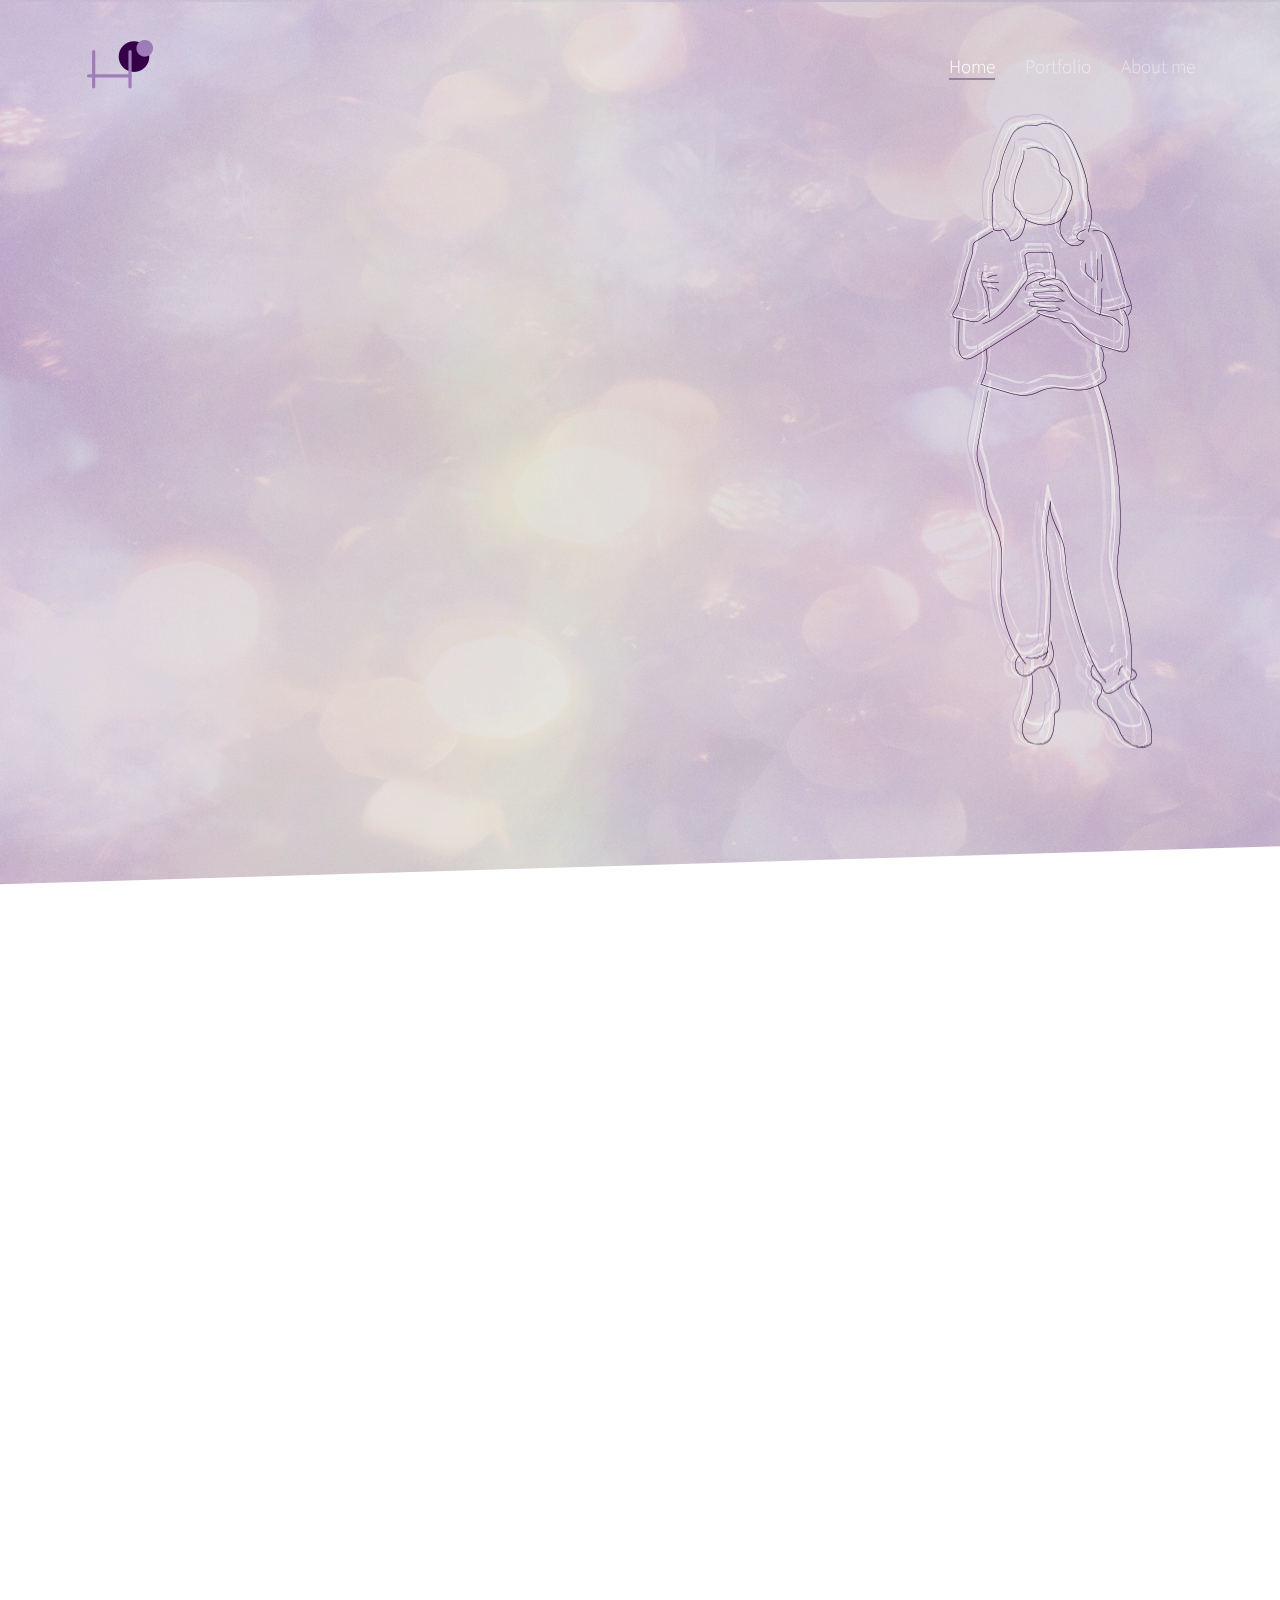
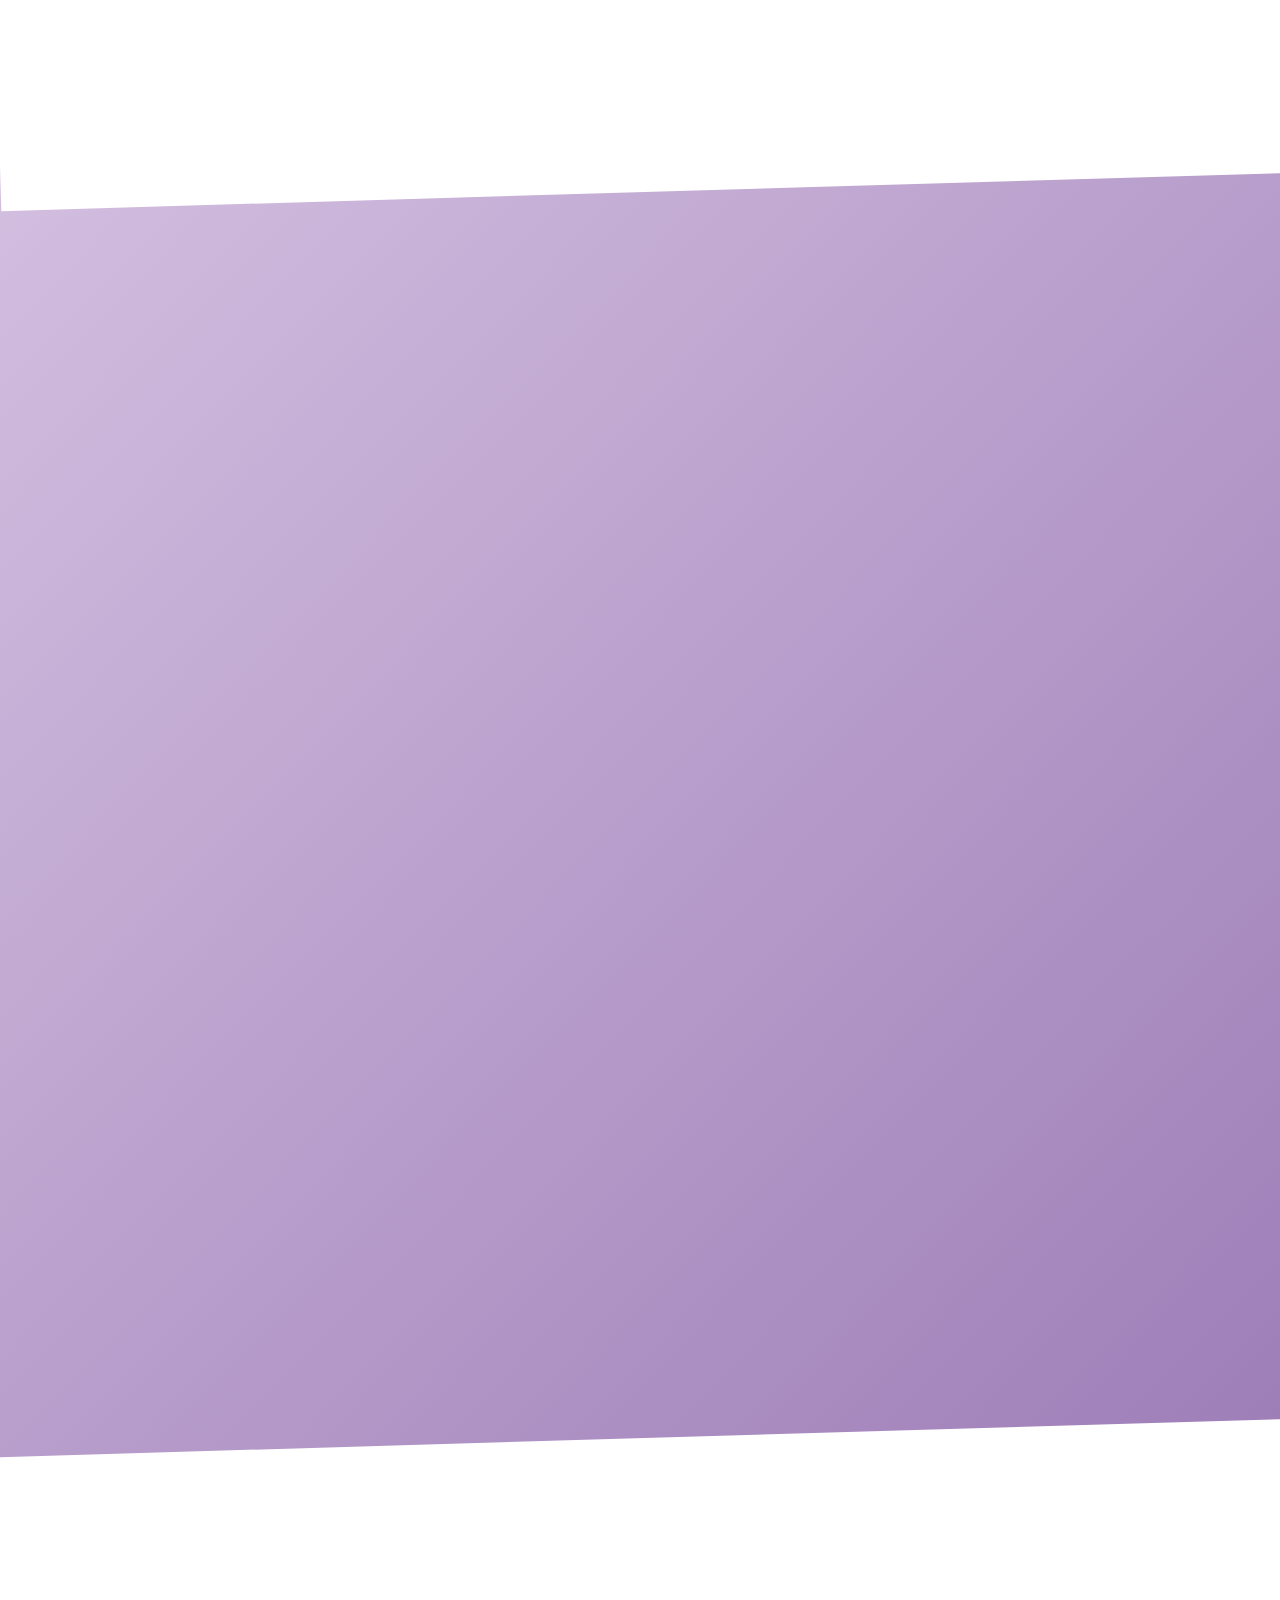
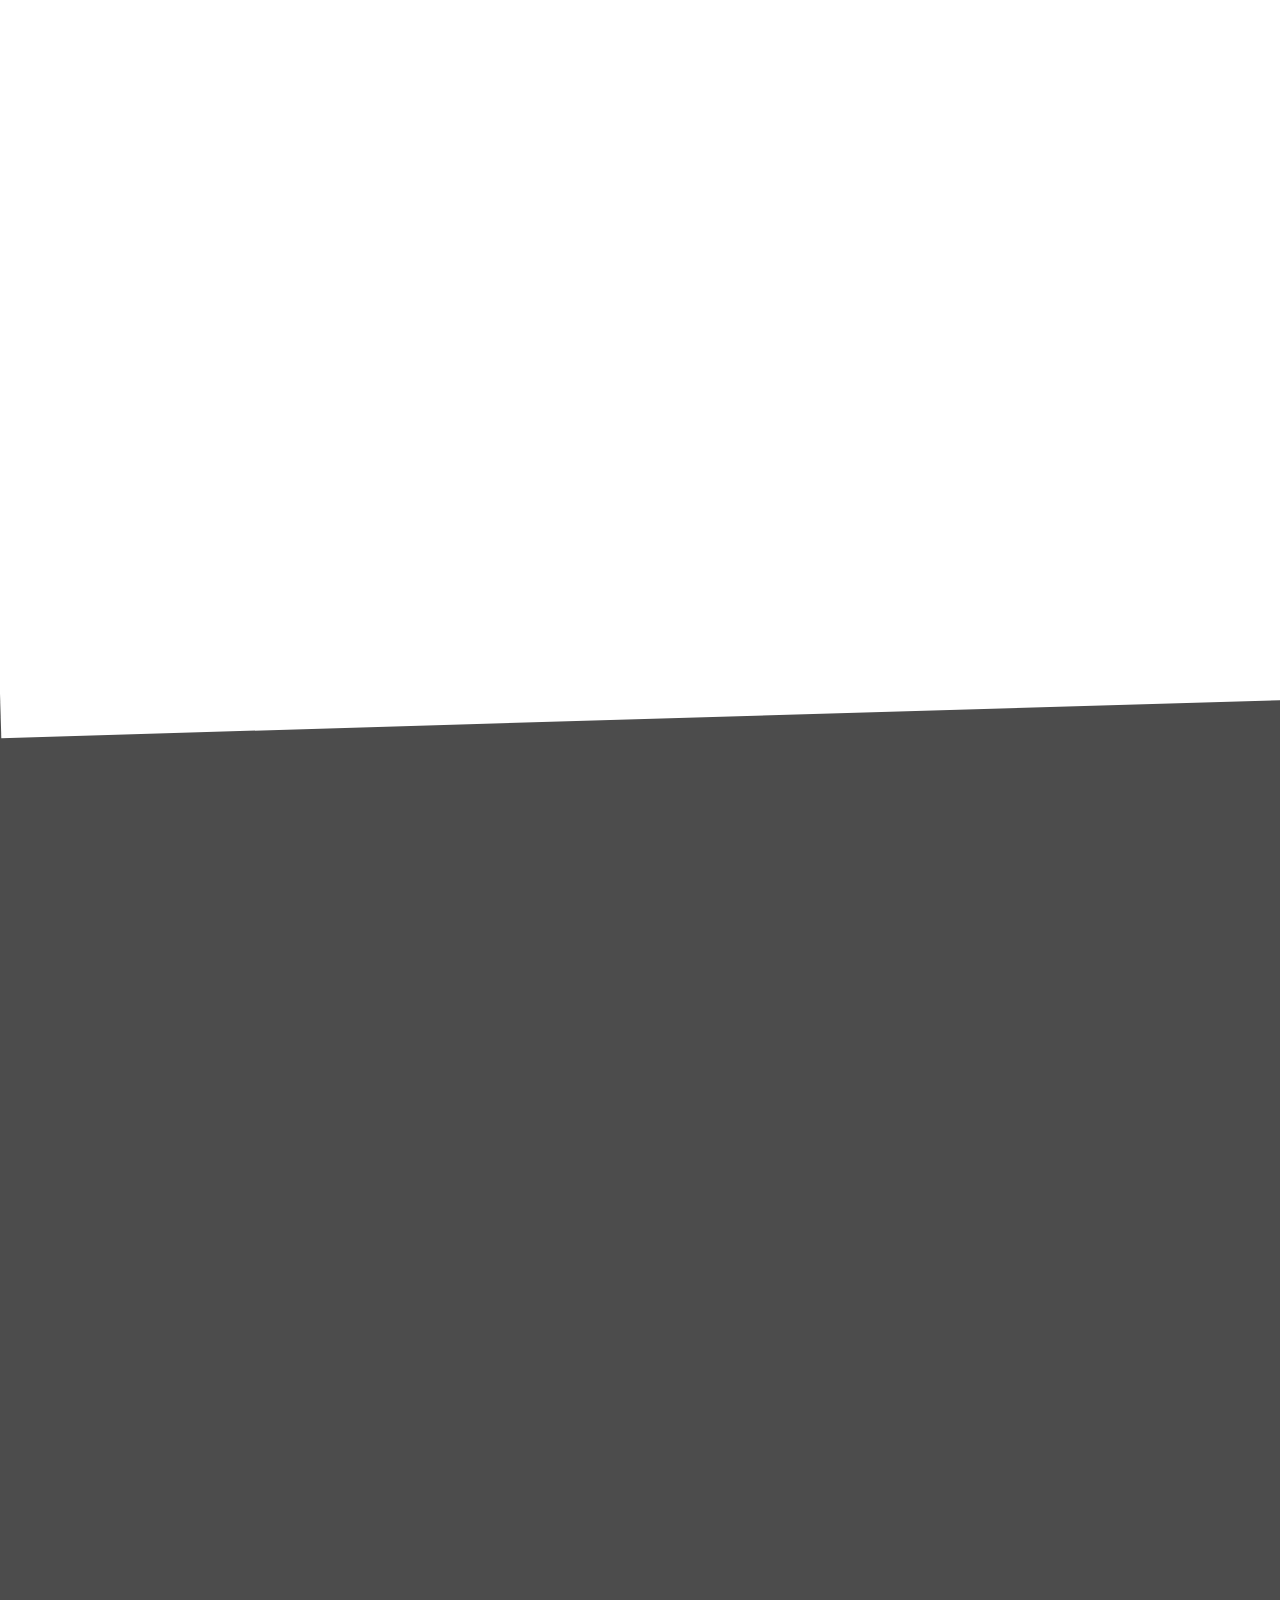
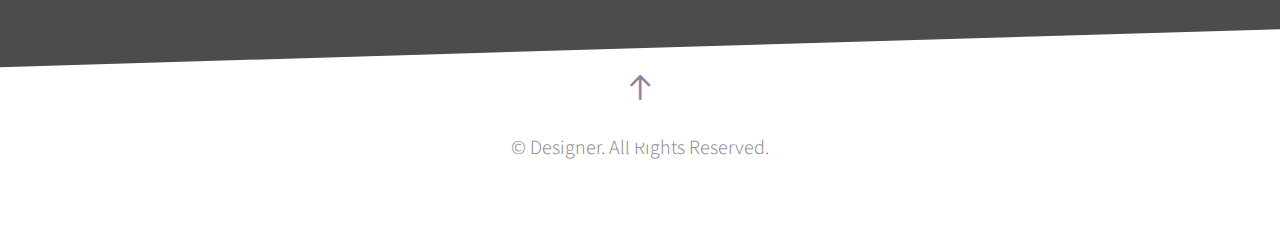
<file: index.html>
<!DOCTYPE html>
<!--[if lt IE 7]>      <html class="no-js lt-ie9 lt-ie8 lt-ie7"> <![endif]-->
<!--[if IE 7]>         <html class="no-js lt-ie9 lt-ie8"> <![endif]-->
<!--[if IE 8]>         <html class="no-js lt-ie9"> <![endif]-->
<!--[if gt IE 8]><!--> <html class="no-js"> <!--<![endif]-->
	<head>
	<meta charset="utf-8">
	<meta http-equiv="X-UA-Compatible" content="IE=edge">
	<title>Hyun's Portfolio</title>
	<meta name="viewport" content="width=device-width, initial-scale=1">
	
	
	
    
    <!--opengraph-->
    <meta property="og:type" content="website">
    <meta property="og:title" content="Hyun's Portfolio">
    <meta property="og:url" content="https://stephanieH214.github.io/portfolio/">
    <meta property="og:image" content="image/og_img.jpg">
    <meta property="og:description" content="Web developer & Graphic Dsigner KIM HEE YUN">
    
    
    
    <!--//opengraph-->

   
   <!--favicon-->
    <link rel="shortcut icon" href="image/favi.ico">
    <!--//favicon-->
    
    
    

	<link rel="shortcut icon" href="favicon.ico">

	<link href='https://fonts.googleapis.com/css?family=Source+Sans+Pro:400,300,600,400italic,700' rel='stylesheet' type='text/css'>
	

	<link rel="stylesheet" href="css/animate.css">
	<link rel="stylesheet" href="css/icomoon.css">
	<link rel="stylesheet" href="css/simple-line-icons.css">
	<link rel="stylesheet" href="css/magnific-popup.css">
	<link rel="stylesheet" href="css/bootstrap.css">
	<link rel="stylesheet" href="css/style.css">


	<!-- Modernizr JS -->
	<script src="js/modernizr-2.6.2.min.js"></script>
	<!-- FOR IE9 below -->
	<!--[if lt IE 9]>
	<script src="js/respond.min.js"></script>
	<![endif]-->

	</head>


	<body>
	<header role="banner" id="fh5co-header">
			<div class="container">
			    <nav class="navbar navbar-default" style="min-height: 100px;">
		        <div class="navbar-header">
		        <a class="navbar-brand" href="index.html" style="margin-top: -20px;">
                    <img src="image/logo.png" alt="H">
                    </a> 
		        </div>
		        <div id="navbar" class="navbar-collapse collapse">
		          <ul class="nav navbar-nav navbar-right" style="margin-top:20px;">
		            <li class="active"><a href="#" data-nav-section="home"><span>Home</span></a></li>
		            <li><a href="#" data-nav-section="portfolio"><span>Portfolio</span></a></li>
		            <li><a href="#" data-nav-section="about"><span>About me</span></a></li>
		          </ul>
		        </div>
			    </nav>
		  </div>
	</header>

	<section id="fh5co-home" data-section="home" style="background-image: url(images/full_image_2.jpg);" data-stellar-background-ratio="0.5">
		<div class="gradient"></div>
		<div class="container">
			<div class="text-wrap">
				<div class="text-inner">
					<div class="row">
						<div class="col-md-8 col-md-offset-2">
							<h1 class="to-animate">
							    <img src="image/name_tit.png" alt="KIM HEE YUN">
							</h1>
							<h2 class="to-animate">
							<img src="image/sub_tit_1.png" alt="Welcome to mt PORYFOLIO
							Web developer &amp; Graphic Designer">
							</h2>
						</div>
					</div>
				</div>
			</div>
		</div>
		<div class="slant"></div>
	</section>

	<section id="fh5co-intro">
		<div class="container">
			<div class="row row-bottom-padded-lg">
				<div class="fh5co-block to-animate" style="background-image: url(images/img_7.jpg);">
					<div class="overlay-darker"></div>
					<div class="overlay"></div>
					<div class="fh5co-text">
						<div class="fh5co-intro-icon">
						    <img src="image/busan_icon.png" alt="부산시립미술관">
						</div>
						<h2>부산시립미술관</h2>
						<p>Web Design Renewal</p>
						<p><a href="project/project1_busan_art/busan_art_desc.html" class="btn btn-primary">WEB</a></p>
					</div>
				</div>
				<div class="fh5co-block to-animate" style="background-image: url(images/img_7.jpg);">
					<div class="overlay-darker"></div>
					<div class="overlay"></div>
					<div class="fh5co-text">
						<div class="fh5co-intro-icon">
						    <img src="image/deluna_icon.png" alt="호텔델루나">
						</div>
						<h2>호텔델루나</h2>
						<p>Responsive Web</p>
						<p><a href="project/project2_deluna/deluna_desc.html" class="btn btn-primary">WEB</a></p>
					</div>
				</div>
				<div class="fh5co-block to-animate" style="background-image: url(images/img_7.jpg);">
					<div class="overlay-darker"></div>
					<div class="overlay"></div>
					<div class="fh5co-text">
						<div class="fh5co-intro-icon">
						    <img src="image/man_icon.png" alt="만개의레시피">
						</div>
						<h2>만개의 레시피</h2>
						<p>Mobile App Design Renewal</p>
						<p><a href="project/project3_recipe/recipe_desc.html" class="btn btn-primary">WEB</a></p>
					</div>
				</div>
				<div class="fh5co-block to-animate" style="background-image: url(images/img_7.jpg);">
					<div class="overlay-darker"></div>
					<div class="overlay"></div>
					<div class="fh5co-text">
						<div class="fh5co-intro-icon">
						    <img src="image/media_icon.png" alt="부산 시청자미디어센터">
						</div>
						<h2>부산 시청자미디어센터</h2>
						<p>Naver blog</p>
						<p><a href="https://blog.naver.com/lllllrla" class="btn btn-primary" target="_blank">WEB</a></p>
					</div>
				</div>
				<div class="fh5co-block to-animate" style="background-image: url(images/img_7.jpg);">
					<div class="overlay-darker"></div>
					<div class="overlay"></div>
					<div class="fh5co-text">
						<div class="fh5co-intro-icon">
						    <img src="image/rabbit_icon.png" alt="화이트래빗">
						</div>
						<h2>화이트래빗</h2>
						<p>Naver Smart Store</p>
						<p><a href="https://smartstore.naver.com/white_rabbit" class="btn btn-primary" target="_blank">WEB</a></p>
					</div>
				</div>
				<div class="fh5co-block to-animate" style="background-image: url(images/img_7.jpg);">
					<div class="overlay-darker"></div>
					<div class="overlay"></div>
					<div class="fh5co-text">
						<div class="fh5co-intro-icon">
						    <img src="image/wick_icon.png" alt="우드윅">
						</div>
						<h2>우드윅</h2>
						<p>Cafe24 Shopping Mall</p>
						<p><a href="http://lllllstarll.cafe24.com/" class="btn btn-primary" target="_blank">WEB</a></p>
					</div>
				</div>
			
			
			</div>
		</div>
	</section>

	<section id="fh5co-work" data-section="portfolio">
		<div class="container">
			<div class="row">
				<div class="col-md-12 section-heading text-center">
					<h2 class="to-animate">Portfolio</h2>
					<div class="row">
						<div class="col-md-8 col-md-offset-2 subtext to-animate">
							<h3>BX Design, Web Design, Visual Design, UI&amp;UX Design</h3>
						</div>
					</div>
				</div>
			</div>
			<div class="row row-bottom-padded-sm">
				<div class="col-md-4 col-sm-6 col-xxs-12">
					<a href="image/samsung_detail_fix.jpg" class="fh5co-project-item image-popup to-animate" alt="삼성전자 배너">
						<img src="image/samsung_thumnail.jpg" alt="삼성전자 썸네일" class="img-responsive">
						<div class="fh5co-text">
						<h2>삼성전자</h2>
						<span>Web Event Banner</span>
						</div>
					</a>
				</div>
				<div class="col-md-4 col-sm-6 col-xxs-12">
					<a href="image/sdu_detail.gif" class="fh5co-project-item image-popup to-animate" alt="서울디지털대학교 메인그래픽">
						<img src="image/sdu_thumnail.jpg" alt="서울디지털대학교 썸네일" class="img-responsive">
						<div class="fh5co-text">
						<h2>서울디지털대학교 </h2>
						<span>Main Graphic</span>
						</div>
					</a>
				</div>

				<div class="clearfix visible-sm-block"></div>

				<div class="col-md-4 col-sm-6 col-xxs-12">
					<a href="image/cardnews_detail.jpg" class="fh5co-project-item image-popup to-animate" alt="제로웨이스트 카드뉴스">
						<img src="image/cardnews_thumnail.jpg" alt="제로웨이스트 썸네일" class="img-responsive">
						<div class="fh5co-text">
						<h2>제로웨이스트</h2>
						<span>Card News</span>
						</div>
					</a>
				</div>
				<div class="col-md-4 col-sm-6 col-xxs-12">
					<a href="image/tousles_detail.jpg" class="fh5co-project-item image-popup to-animate" alt="뚜레쥬르 웹그리드">
						<img src="image/tousles_thumnail.jpg" alt="뚜레쥬르 썸네일" class="img-responsive">
						<div class="fh5co-text">
						<h2>뚜레쥬르</h2>
						<span>Web Grid Design</span>
						</div>
					</a>
				</div>
				
				<div class="clearfix visible-sm-block"></div>

				<div class="col-md-4 col-sm-6 col-xxs-12">
					<a href="image/rabbit_detail.jpg" class="fh5co-project-item image-popup to-animate" alt="화이트래빗 제품상세페이지">
						<img src="image/rabbit_thumnail.jpg" alt="화이트래빗 썸네일" class="img-responsive">
						<div class="fh5co-text">
						<h2>화이트래빗</h2>
						<span>Product Detail Design</span>
						</div>
					</a>
				</div>
				<div class="col-md-4 col-sm-6 col-xxs-12">
					<a href="image/woodwick_detail.jpg" class="fh5co-project-item image-popup to-animate" alt="우드윅 제품상세페이지">
						<img src="image/woodwick_thumnail.jpg" alt="우드윅 썸네일" class="img-responsive">
						<div class="fh5co-text">
						<h2>우드윅</h2>
						<span>Product Detail Design</span>
						</div>
					</a>
				</div>
				
				
			</div>
		</div>
	</section>




	<section id="fh5co-about" data-section="about">
		<div class="container">
			<div class="row">
				<div class="col-md-12 section-heading text-center">
					<h2 class="to-animate">About Me</h2>
					<div class="row">
						<div class="col-md-8 col-md-offset-2 subtext to-animate">
							<h3>Introduce my self</h3>
						</div>
					</div>
				</div>
			</div>
			<div class="row">
				<div class="col-md-12">
					<div class="fh5co-person text-center to-animate">
						<figure><img src="image/profile_img.png"></figure>
						<h3>Kim Hee Yun</h3>
						<span class="fh5co-position">Web Designer</span>
						<p>BIRTH : 1988. 02. 14<br>
						MOBILE : 010 9334 8452<br>
						E-MAIL : lllllstarll@nate.com<br>
						WEBSITE : stephanieH214.github.io/portfolio/</p>
						
					</div>
				</div>
			</div>
		</div>
	</section>
	
	<section id="fh5co-counters" style="background-image: url(images/full_image_1.jpg);" data-stellar-background-ratio="0.5">
		<div class="fh5co-overlay"></div>
		<div class="container">
			<div class="row">
				<div class="col-md-12 section-heading text-center to-animate">
					<h2>Skill</h2>
				</div>
			</div>
			<div class="row">
				<div class="col-md-3 col-sm-6 col-xs-12">
					<div class="fh5co-counter to-animate">
						<i class="fh5co-counter-icon icon-briefcase to-animate-2" style="background: url('image/icon_ps.png') no-repeat center center;"></i>
						<span class="fh5co-counter-number js-counter" data-from="0" data-to="90" data-speed="5000" data-refresh-interval="50">90</span>
						<span class="fh5co-counter-label">Adobe Photoshop</span>
					</div>
				</div>
				<div class="col-md-3 col-sm-6 col-xs-12">
					<div class="fh5co-counter to-animate">
						<i class="fh5co-counter-icon icon-briefcase to-animate-2" style="background: url('image/icon_ai.png') no-repeat center center;"></i>
						<span class="fh5co-counter-number js-counter" data-from="0" data-to="75" data-speed="5000" data-refresh-interval="50">75</span>
						<span class="fh5co-counter-label">Adobe Illustrator </span>
					</div>
				</div>
				<div class="col-md-3 col-sm-6 col-xs-12">
					<div class="fh5co-counter to-animate">
						<i class="fh5co-counter-icon icon-briefcase to-animate-2" style="background: url('image/icon_hc.png') no-repeat center center;"></i>
						<span class="fh5co-counter-number js-counter" data-from="0" data-to="80" data-speed="5000" data-refresh-interval="50">80</span>
						<span class="fh5co-counter-label">HTML & CSS</span>
					</div>
				</div>
				<div class="col-md-3 col-sm-6 col-xs-12">
					<div class="fh5co-counter to-animate">
						<i class="fh5co-counter-icon icon-briefcase to-animate-2" style="background: url('image/icon_jq.png') no-repeat center center;"></i>
						<span class="fh5co-counter-number js-counter" data-from="0" data-to="65" data-speed="5000" data-refresh-interval="50">65</span>
						<span class="fh5co-counter-label">jQuery</span>
					</div>
				</div>
				<div class="col-md-3 col-sm-6 col-xs-12">
					<div class="fh5co-counter to-animate">
						<i class="fh5co-counter-icon icon-briefcase to-animate-2" style="background: url('image/icon_xd.png') no-repeat center center;"></i>
						<span class="fh5co-counter-number js-counter" data-from="0" data-to="65" data-speed="5000" data-refresh-interval="50">65</span>
						<span class="fh5co-counter-label">Adobe XD</span>
					</div>
				</div>
				<div class="col-md-3 col-sm-6 col-xs-12">
					<div class="fh5co-counter to-animate">
						<i class="fh5co-counter-icon icon-code to-animate-2" style="background: url('image/icon_id.png') no-repeat center center;"></i>
						<span class="fh5co-counter-number js-counter" data-from="0" data-to="70" data-speed="5000" data-refresh-interval="50">70</span>
						<span class="fh5co-counter-label">Adobe InDisign</span>
					</div>
				</div>
				<div class="col-md-3 col-sm-6 col-xs-12">
					<div class="fh5co-counter to-animate">
						<i class="fh5co-counter-icon icon-cup to-animate-2" style="background: url('image/icon_pr.png') no-repeat center center;"></i>
						<span class="fh5co-counter-number js-counter" data-from="0" data-to="50" data-speed="5000" data-refresh-interval="50">50</span>
						<span class="fh5co-counter-label">Adobe Premiere</span>
					</div>
				</div>
				<div class="col-md-3 col-sm-6 col-xs-12">
					<div class="fh5co-counter to-animate">
						<i class="fh5co-counter-icon icon-people to-animate-2" style="background: url('image/icon_ms.png') no-repeat center center;"></i>
						<span class="fh5co-counter-number js-counter" data-from="0" data-to="60" data-speed="5000" data-refresh-interval="50">60</span>
						<span class="fh5co-counter-label">Microsoft Office</span>
					</div>
				</div>
			</div>
		</div>
	</section>
	
	
	<footer id="footer" role="contentinfo">
		<a href="#" class="gotop js-gotop"><i class="icon-arrow-up2" style="color: #9482a0;"></i></a>
		<div class="container">
            <div class="col-md-12 text-center">
                <p>&copy; Designer. All Rights Reserved.</p>
            </div>
		</div>
	</footer>
	
	


	
	<!-- jQuery -->
	<script src="js/jquery.min.js"></script>
	<!-- jQuery Easing -->
	<script src="js/jquery.easing.1.3.js"></script>
	<!-- Bootstrap -->
	<script src="js/bootstrap.min.js"></script>
	<!-- Waypoints -->
	<script src="js/jquery.waypoints.min.js"></script>
	<!-- Stellar Parallax -->
	<script src="js/jquery.stellar.min.js"></script>
	<!-- Counter -->
	<script src="js/jquery.countTo.js"></script>
	<!-- Magnific Popup -->
	<script src="js/jquery.magnific-popup.min.js"></script>
	<script src="js/magnific-popup-options.js"></script>


	<!-- Main JS (Do not remove) -->
	<script src="js/main.js"></script>

	</body>
</html>
</file>
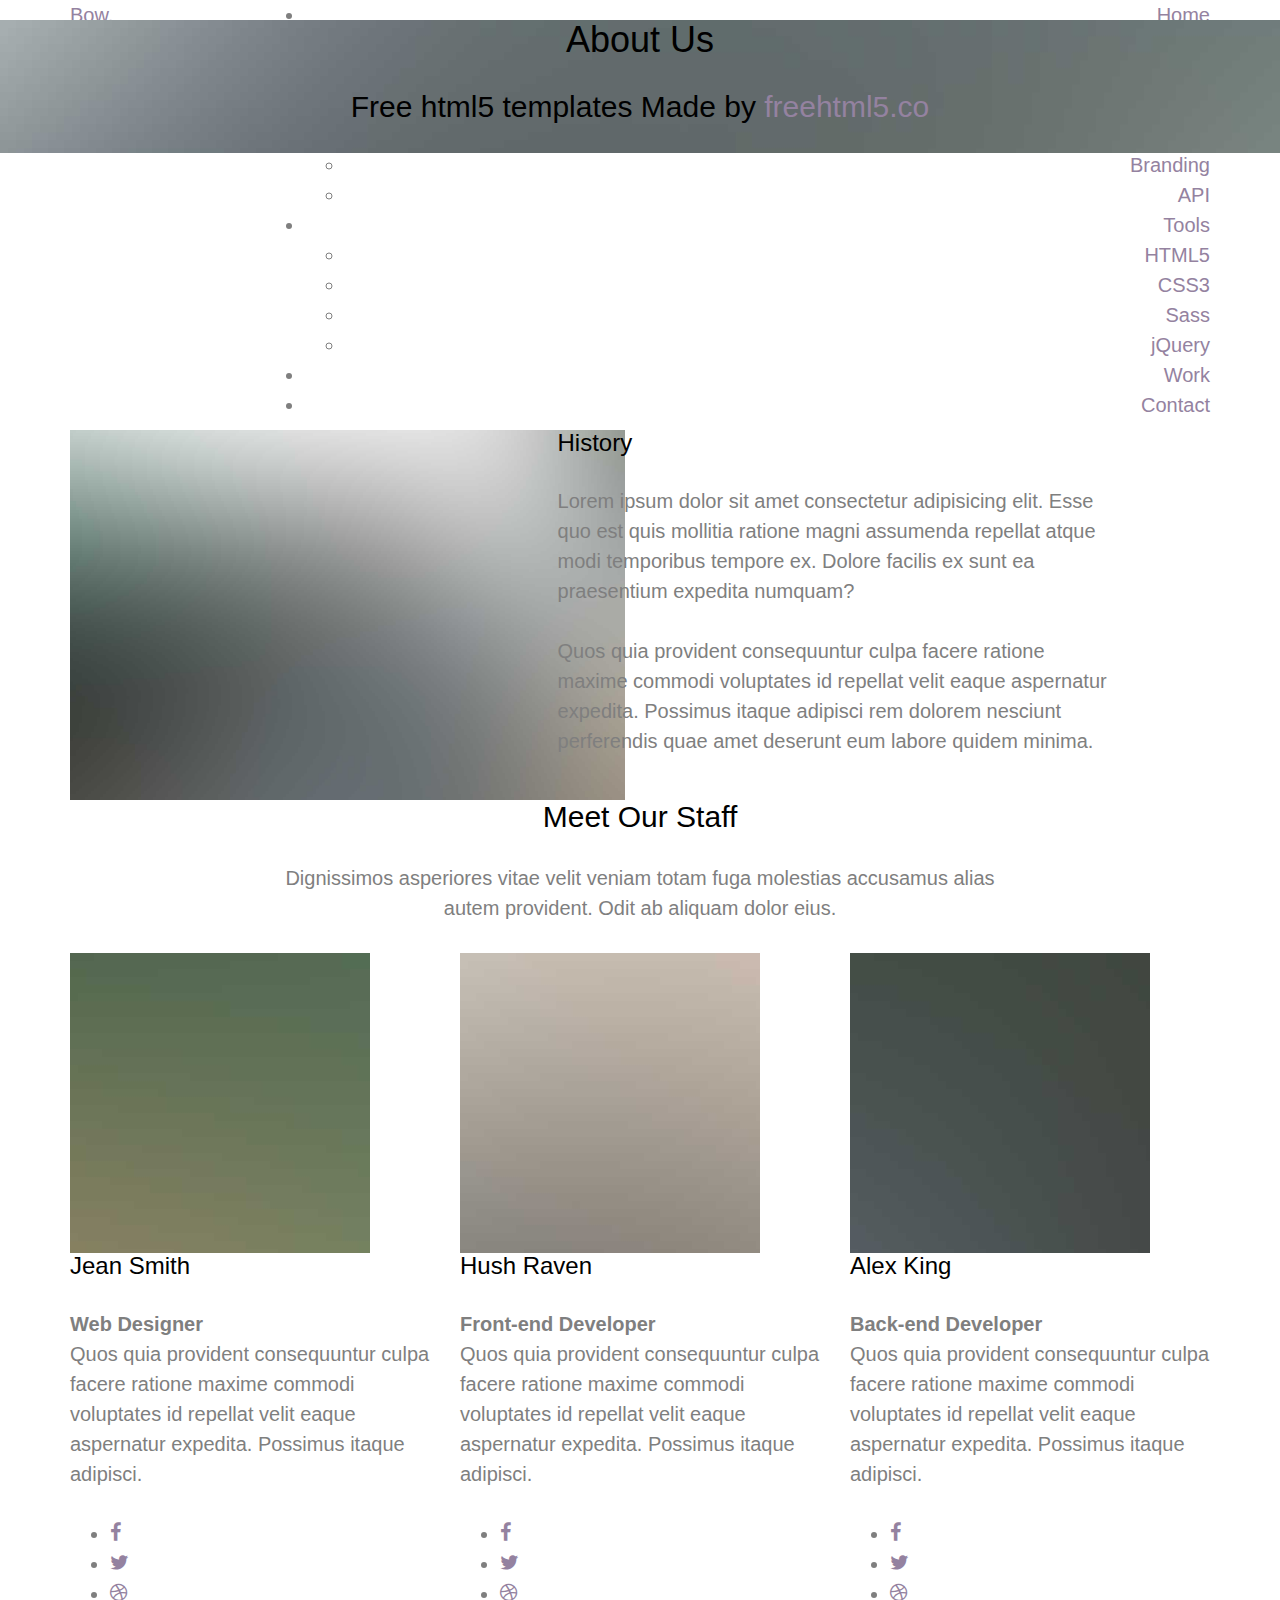
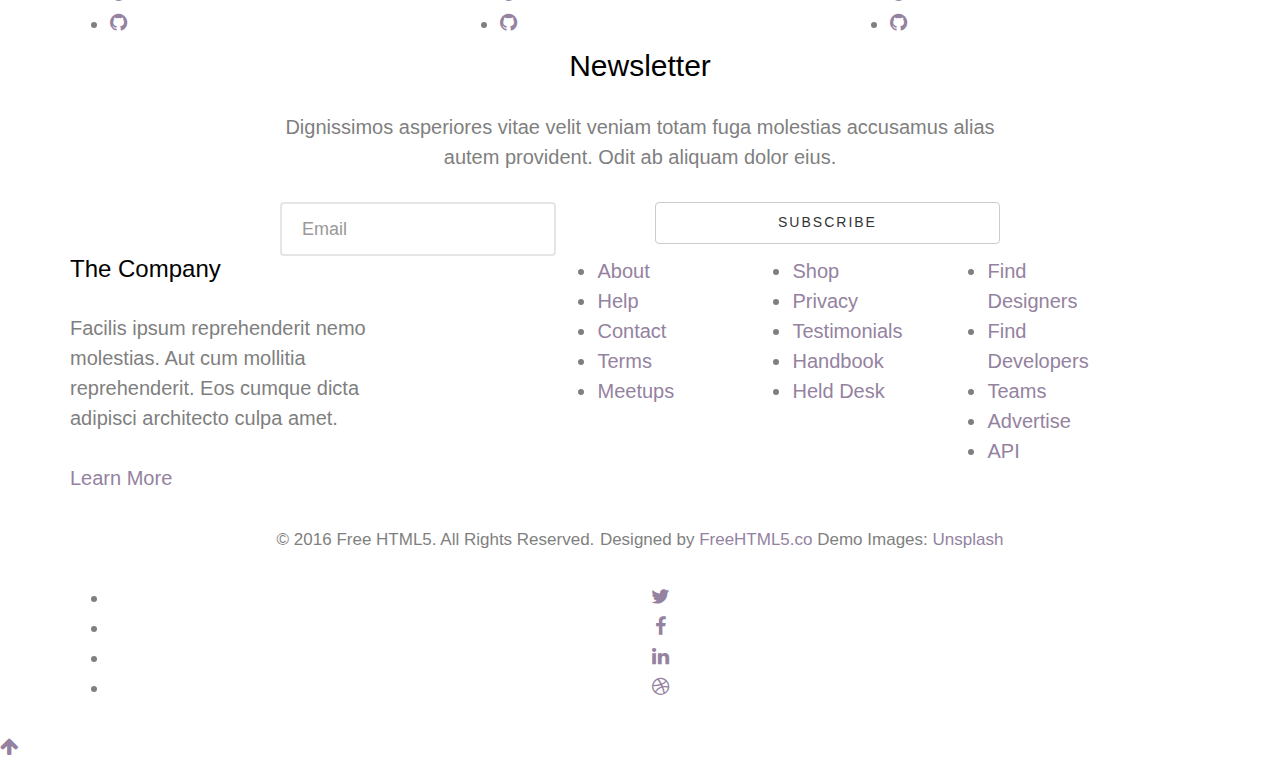
<file: about.html>
<!DOCTYPE HTML>
<html>
	<head>
	<meta charset="utf-8">
	<meta http-equiv="X-UA-Compatible" content="IE=edge">
	<title>Bow &mdash; Free Website Template, Free HTML5 Template by FreeHTML5.co</title>
	<meta name="viewport" content="width=device-width, initial-scale=1">
	<meta name="description" content="Free HTML5 Website Template by FreeHTML5.co" />
	<meta name="keywords" content="free website templates, free html5, free template, free bootstrap, free website template, html5, css3, mobile first, responsive" />
	<meta name="author" content="FreeHTML5.co" />

	
  <!-- 
	//////////////////////////////////////////////////////

	FREE HTML5 TEMPLATE 
	DESIGNED & DEVELOPED by FreeHTML5.co
		
	Website: 		http://freehtml5.co/
	Email: 			info@freehtml5.co
	Twitter: 		http://twitter.com/fh5co
	Facebook: 		https://www.facebook.com/fh5co

	//////////////////////////////////////////////////////
	 -->

  	<!-- Facebook and Twitter integration -->
	<meta property="og:title" content=""/>
	<meta property="og:image" content=""/>
	<meta property="og:url" content=""/>
	<meta property="og:site_name" content=""/>
	<meta property="og:description" content=""/>
	<meta name="twitter:title" content="" />
	<meta name="twitter:image" content="" />
	<meta name="twitter:url" content="" />
	<meta name="twitter:card" content="" />

	<!-- <link href='https://fonts.googleapis.com/css?family=Work+Sans:400,300,600,400italic,700' rel='stylesheet' type='text/css'> -->
	
	<!-- Animate.css -->
	<link rel="stylesheet" href="css/animate.css">
	<!-- Icomoon Icon Fonts-->
	<link rel="stylesheet" href="css/icomoon.css">
	<!-- Bootstrap  -->
	<link rel="stylesheet" href="css/bootstrap.css">

	<!-- Magnific Popup -->
	<link rel="stylesheet" href="css/magnific-popup.css">

	<!-- Theme style  -->
	<link rel="stylesheet" href="css/style.css">

	<!-- Modernizr JS -->
	<script src="js/modernizr-2.6.2.min.js"></script>
	<!-- FOR IE9 below -->
	<!--[if lt IE 9]>
	<script src="js/respond.min.js"></script>
	<![endif]-->

	</head>
	<body>
		
	<div class="fh5co-loader"></div>
	
	<div id="page">
	<nav class="fh5co-nav" role="navigation">
		<div class="container">
			<div class="row">
				<div class="col-xs-2">
					<div id="fh5co-logo"><a href="index.html">Bow.</a></div>
				</div>
				<div class="col-xs-10 text-right menu-1">
					<ul>
						<li><a href="index.html">Home</a></li>
						<li class="active"><a href="about.html">About</a></li>
						<li class="has-dropdown">
							<a href="services.html">Services</a>
							<ul class="dropdown">
								<li><a href="#">Web Design</a></li>
								<li><a href="#">eCommerce</a></li>
								<li><a href="#">Branding</a></li>
								<li><a href="#">API</a></li>
							</ul>
						</li>
						<li class="has-dropdown">
							<a href="#">Tools</a>
							<ul class="dropdown">
								<li><a href="#">HTML5</a></li>
								<li><a href="#">CSS3</a></li>
								<li><a href="#">Sass</a></li>
								<li><a href="#">jQuery</a></li>
							</ul>
						</li>
						<li><a href="work.html">Work</a></li>
						<li><a href="contact.html">Contact</a></li>
					</ul>
				</div>
			</div>
			
		</div>
	</nav>

	<header id="fh5co-header" class="fh5co-cover fh5co-cover-sm" role="banner" style="background-image:url(images/img_bg_2.jpg);">
		<div class="overlay"></div>
		<div class="container">
			<div class="row">
				<div class="col-md-8 col-md-offset-2 text-center">
					<div class="display-t">
						<div class="display-tc animate-box" data-animate-effect="fadeIn">
							<h1>About Us</h1>
							<h2>Free html5 templates Made by <a href="http://freehtml5.co" target="_blank">freehtml5.co</a></h2>
						</div>
					</div>
				</div>
			</div>
		</div>
	</header>
	
	<div id="fh5co-about-section">
		<div class="container">
			<div class="about-content">
				<div class="row animate-box">
					<div class="col-md-6">
						<img class="img-responsive" src="images/img_bg_1.jpg" alt="about">
					</div>
					<div class="col-md-6 col-md-pull-1">
						<div class="desc">
							<h3>History</h3>
							<p>Lorem ipsum dolor sit amet consectetur adipisicing elit. Esse quo est quis mollitia ratione magni assumenda repellat atque modi temporibus tempore ex. Dolore facilis ex sunt ea praesentium expedita numquam?</p> 
							<p>Quos quia provident consequuntur culpa facere ratione maxime commodi voluptates id repellat velit eaque aspernatur expedita. Possimus itaque adipisci rem dolorem nesciunt perferendis quae amet deserunt eum labore quidem minima.</p>
						</div>
					</div>
				</div>
			</div>
			<div class="row animate-box">
				<div class="col-md-8 col-md-offset-2 text-center fh5co-heading">
					<h2>Meet Our Staff</h2>
					<p>Dignissimos asperiores vitae velit veniam totam fuga molestias accusamus alias autem provident. Odit ab aliquam dolor eius.</p>
				</div>
			</div>
			<div class="row">
				<div class="col-md-4 col-sm-4 animate-box" data-animate-effect="fadeIn">
					<div class="fh5co-staff">
						<img src="images/person1.jpg" alt="Free HTML5 Templates by FreeHTML5.co">
						<h3>Jean Smith</h3>
						<strong class="role">Web Designer</strong>
						<p>Quos quia provident consequuntur culpa facere ratione maxime commodi voluptates id repellat velit eaque aspernatur expedita. Possimus itaque adipisci.</p>
						<ul class="fh5co-social-icons">
							<li><a href="#"><i class="icon-facebook"></i></a></li>
							<li><a href="#"><i class="icon-twitter"></i></a></li>
							<li><a href="#"><i class="icon-dribbble"></i></a></li>
							<li><a href="#"><i class="icon-github"></i></a></li>
						</ul>
					</div>
				</div>
				<div class="col-md-4 col-sm-4 animate-box" data-animate-effect="fadeIn">
					<div class="fh5co-staff">
						<img src="images/person2.jpg" alt="Free HTML5 Templates by FreeHTML5.co">
						<h3>Hush Raven</h3>
						<strong class="role">Front-end Developer</strong>
						<p>Quos quia provident consequuntur culpa facere ratione maxime commodi voluptates id repellat velit eaque aspernatur expedita. Possimus itaque adipisci.</p>
						<ul class="fh5co-social-icons">
							<li><a href="#"><i class="icon-facebook"></i></a></li>
							<li><a href="#"><i class="icon-twitter"></i></a></li>
							<li><a href="#"><i class="icon-dribbble"></i></a></li>
							<li><a href="#"><i class="icon-github"></i></a></li>
						</ul>
					</div>
				</div>
				<div class="col-md-4 col-sm-4 animate-box" data-animate-effect="fadeIn">
					<div class="fh5co-staff">
						<img src="images/person3.jpg" alt="Free HTML5 Templates by FreeHTML5.co">
						<h3>Alex King</h3>
						<strong class="role">Back-end Developer</strong>
						<p>Quos quia provident consequuntur culpa facere ratione maxime commodi voluptates id repellat velit eaque aspernatur expedita. Possimus itaque adipisci.</p>
						<ul class="fh5co-social-icons">
							<li><a href="#"><i class="icon-facebook"></i></a></li>
							<li><a href="#"><i class="icon-twitter"></i></a></li>
							<li><a href="#"><i class="icon-dribbble"></i></a></li>
							<li><a href="#"><i class="icon-github"></i></a></li>
						</ul>
					</div>
				</div>
			</div>
		</div>
	</div>

	<div id="fh5co-started">
		<div class="container">
			<div class="row animate-box">
				<div class="col-md-8 col-md-offset-2 text-center fh5co-heading">
					<h2>Newsletter</h2>
					<p>Dignissimos asperiores vitae velit veniam totam fuga molestias accusamus alias autem provident. Odit ab aliquam dolor eius.</p>
				</div>
			</div>
			<div class="row animate-box">
				<div class="col-md-8 col-md-offset-2">
					<form class="form-inline">
						<div class="col-md-6 col-sm-6">
							<div class="form-group">
								<label for="email" class="sr-only">Email</label>
								<input type="email" class="form-control" id="email" placeholder="Email">
							</div>
						</div>
						<div class="col-md-6 col-sm-6">
							<button type="submit" class="btn btn-default btn-block">Subscribe</button>
						</div>
					</form>
				</div>
			</div>
		</div>
	</div>

	<footer id="fh5co-footer" role="contentinfo">
		<div class="container">
			<div class="row row-pb-md">
				<div class="col-md-4 fh5co-widget">
					<h3>The Company</h3>
					<p>Facilis ipsum reprehenderit nemo molestias. Aut cum mollitia reprehenderit. Eos cumque dicta adipisci architecto culpa amet.</p>
					<p><a href="#">Learn More</a></p>
				</div>
				<div class="col-md-2 col-sm-4 col-xs-6 col-md-push-1">
					<ul class="fh5co-footer-links">
						<li><a href="#">About</a></li>
						<li><a href="#">Help</a></li>
						<li><a href="#">Contact</a></li>
						<li><a href="#">Terms</a></li>
						<li><a href="#">Meetups</a></li>
					</ul>
				</div>

				<div class="col-md-2 col-sm-4 col-xs-6 col-md-push-1">
					<ul class="fh5co-footer-links">
						<li><a href="#">Shop</a></li>
						<li><a href="#">Privacy</a></li>
						<li><a href="#">Testimonials</a></li>
						<li><a href="#">Handbook</a></li>
						<li><a href="#">Held Desk</a></li>
					</ul>
				</div>

				<div class="col-md-2 col-sm-4 col-xs-6 col-md-push-1">
					<ul class="fh5co-footer-links">
						<li><a href="#">Find Designers</a></li>
						<li><a href="#">Find Developers</a></li>
						<li><a href="#">Teams</a></li>
						<li><a href="#">Advertise</a></li>
						<li><a href="#">API</a></li>
					</ul>
				</div>
			</div>

			<div class="row copyright">
				<div class="col-md-12 text-center">
					<p>
						<small class="block">&copy; 2016 Free HTML5. All Rights Reserved.</small> 
						<small class="block">Designed by <a href="http://freehtml5.co/" target="_blank">FreeHTML5.co</a> Demo Images: <a href="http://unsplash.co/" target="_blank">Unsplash</a></small>
					</p>
					<p>
						<ul class="fh5co-social-icons">
							<li><a href="#"><i class="icon-twitter"></i></a></li>
							<li><a href="#"><i class="icon-facebook"></i></a></li>
							<li><a href="#"><i class="icon-linkedin"></i></a></li>
							<li><a href="#"><i class="icon-dribbble"></i></a></li>
						</ul>
					</p>
				</div>
			</div>

		</div>
	</footer>
	</div>

	<div class="gototop js-top">
		<a href="#" class="js-gotop"><i class="icon-arrow-up"></i></a>
	</div>
	
	<!-- jQuery -->
	<script src="js/jquery.min.js"></script>
	<!-- jQuery Easing -->
	<script src="js/jquery.easing.1.3.js"></script>
	<!-- Bootstrap -->
	<script src="js/bootstrap.min.js"></script>
	<!-- Waypoints -->
	<script src="js/jquery.waypoints.min.js"></script>
	<!-- countTo -->
	<script src="js/jquery.countTo.js"></script>
	<!-- Magnific Popup -->
	<script src="js/jquery.magnific-popup.min.js"></script>
	<script src="js/magnific-popup-options.js"></script>
	<!-- Main -->
	<script src="js/main.js"></script>

	</body>
</html>
</file>
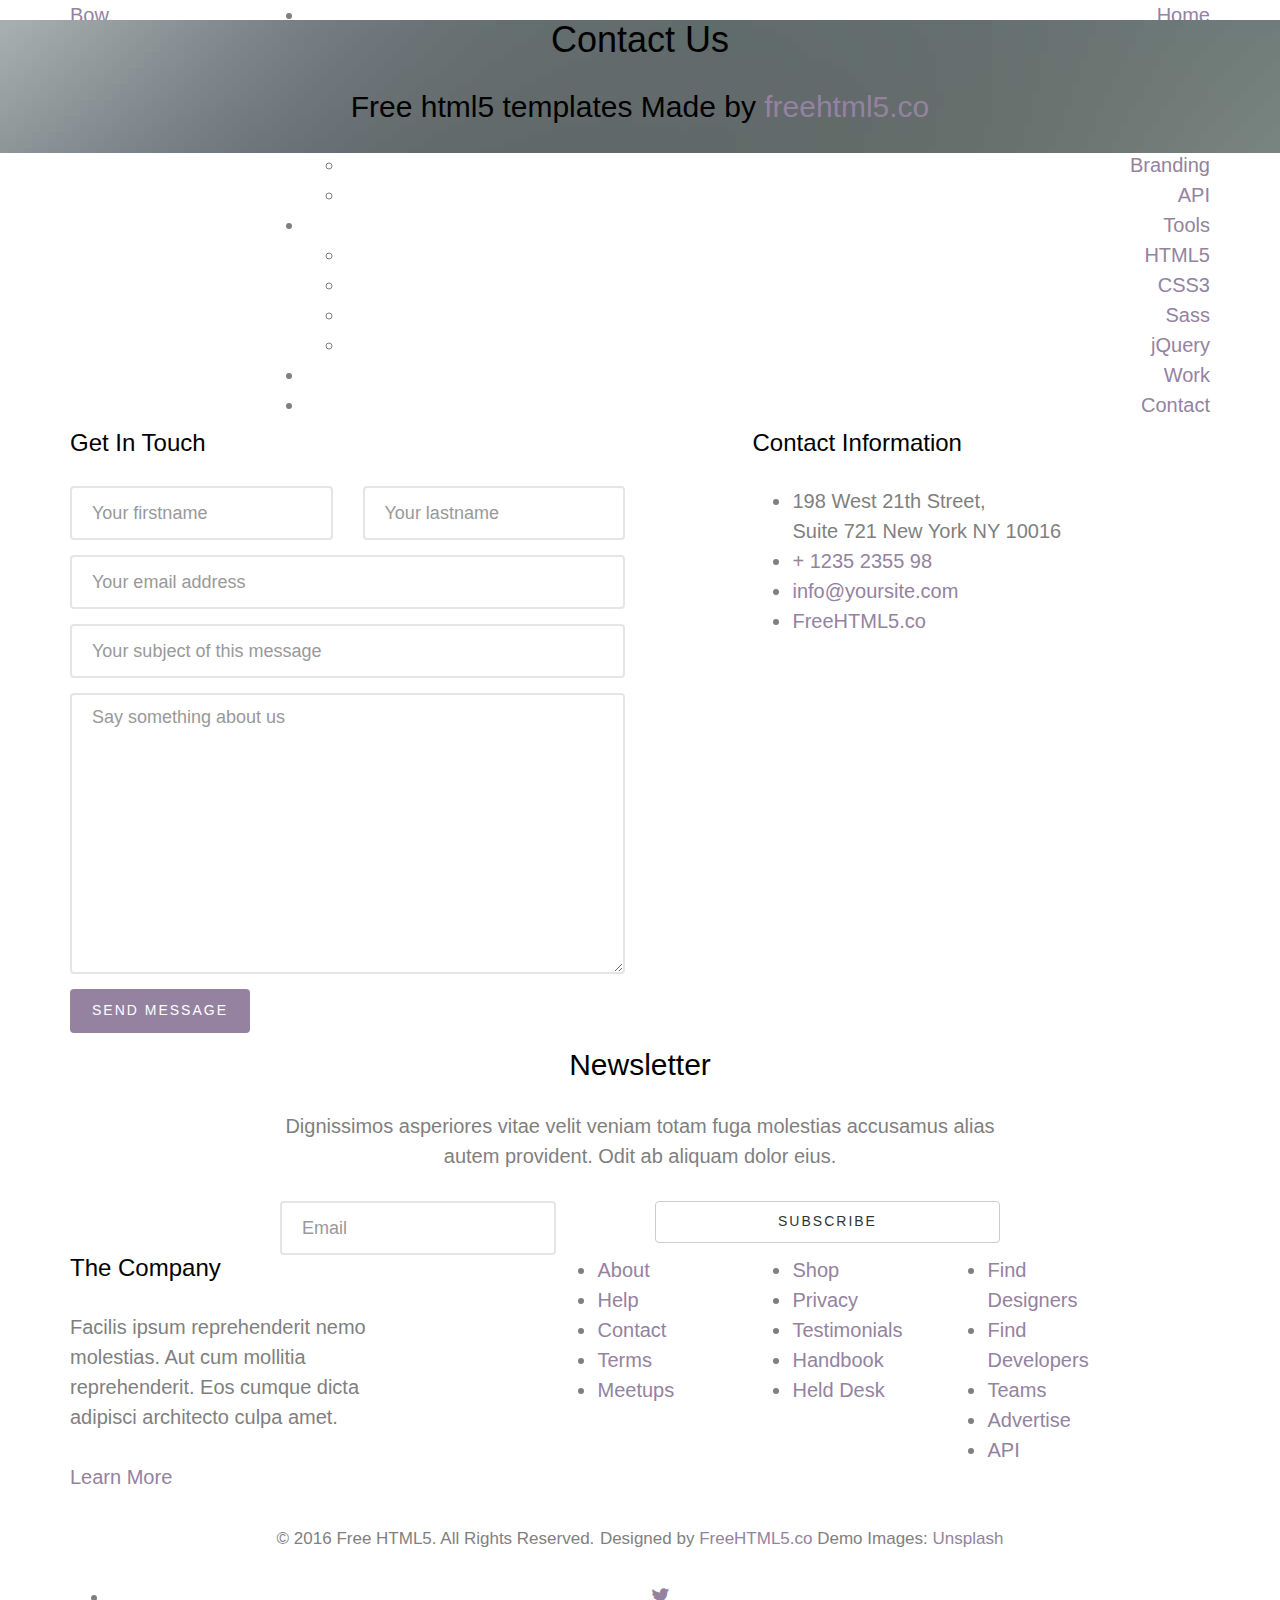
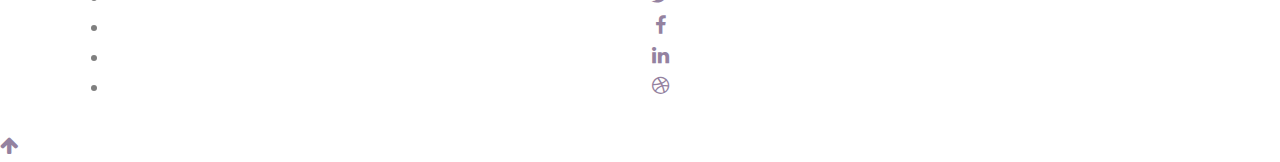
<file: contact.html>
<!DOCTYPE HTML>
<html>
	<head>
	<meta charset="utf-8">
	<meta http-equiv="X-UA-Compatible" content="IE=edge">
	<title>Bow &mdash; Free Website Template, Free HTML5 Template by FreeHTML5.co</title>
	<meta name="viewport" content="width=device-width, initial-scale=1">
	<meta name="description" content="Free HTML5 Website Template by FreeHTML5.co" />
	<meta name="keywords" content="free website templates, free html5, free template, free bootstrap, free website template, html5, css3, mobile first, responsive" />
	<meta name="author" content="FreeHTML5.co" />

	
  <!-- 
	//////////////////////////////////////////////////////

	FREE HTML5 TEMPLATE 
	DESIGNED & DEVELOPED by FreeHTML5.co
		
	Website: 		http://freehtml5.co/
	Email: 			info@freehtml5.co
	Twitter: 		http://twitter.com/fh5co
	Facebook: 		https://www.facebook.com/fh5co

	//////////////////////////////////////////////////////
	 -->

  	<!-- Facebook and Twitter integration -->
	<meta property="og:title" content=""/>
	<meta property="og:image" content=""/>
	<meta property="og:url" content=""/>
	<meta property="og:site_name" content=""/>
	<meta property="og:description" content=""/>
	<meta name="twitter:title" content="" />
	<meta name="twitter:image" content="" />
	<meta name="twitter:url" content="" />
	<meta name="twitter:card" content="" />

	<!-- <link href='https://fonts.googleapis.com/css?family=Work+Sans:400,300,600,400italic,700' rel='stylesheet' type='text/css'> -->
	
	<!-- Animate.css -->
	<link rel="stylesheet" href="css/animate.css">
	<!-- Icomoon Icon Fonts-->
	<link rel="stylesheet" href="css/icomoon.css">
	<!-- Bootstrap  -->
	<link rel="stylesheet" href="css/bootstrap.css">

	<!-- Magnific Popup -->
	<link rel="stylesheet" href="css/magnific-popup.css">

	<!-- Theme style  -->
	<link rel="stylesheet" href="css/style.css">

	<!-- Modernizr JS -->
	<script src="js/modernizr-2.6.2.min.js"></script>
	<!-- FOR IE9 below -->
	<!--[if lt IE 9]>
	<script src="js/respond.min.js"></script>
	<![endif]-->

	</head>
	<body>
		
	<div class="fh5co-loader"></div>
	
	<div id="page">
	<nav class="fh5co-nav" role="navigation">
		<div class="container">
			<div class="row">
				<div class="col-xs-2">
					<div id="fh5co-logo"><a href="index.html">Bow.</a></div>
				</div>
				<div class="col-xs-10 text-right menu-1">
					<ul>
						<li><a href="index.html">Home</a></li>
						<li><a href="about.html">About</a></li>
						<li class="has-dropdown">
							<a href="services.html">Services</a>
							<ul class="dropdown">
								<li><a href="#">Web Design</a></li>
								<li><a href="#">eCommerce</a></li>
								<li><a href="#">Branding</a></li>
								<li><a href="#">API</a></li>
							</ul>
						</li>
						<li class="has-dropdown">
							<a href="#">Tools</a>
							<ul class="dropdown">
								<li><a href="#">HTML5</a></li>
								<li><a href="#">CSS3</a></li>
								<li><a href="#">Sass</a></li>
								<li><a href="#">jQuery</a></li>
							</ul>
						</li>
						<li><a href="work.html">Work</a></li>
						<li class="active"><a href="contact.html">Contact</a></li>
					</ul>
				</div>
			</div>
			
		</div>
	</nav>

	<header id="fh5co-header" class="fh5co-cover fh5co-cover-sm" role="banner" style="background-image:url(images/img_bg_2.jpg);">
		<div class="overlay"></div>
		<div class="container">
			<div class="row">
				<div class="col-md-8 col-md-offset-2 text-center">
					<div class="display-t">
						<div class="display-tc animate-box" data-animate-effect="fadeIn">
							<h1>Contact Us</h1>
							<h2>Free html5 templates Made by <a href="http://freehtml5.co" target="_blank">freehtml5.co</a></h2>
						</div>
					</div>
				</div>
			</div>
		</div>
	</header>
	
	<div class="fh5co-section">
		<div class="container">
			<div class="row">
				<div class="col-md-6 animate-box">
					<h3>Get In Touch</h3>
					<form action="#">
						<div class="row form-group">
							<div class="col-md-6">
								<!-- <label for="fname">First Name</label> -->
								<input type="text" id="fname" class="form-control" placeholder="Your firstname">
							</div>
							<div class="col-md-6">
								<!-- <label for="lname">Last Name</label> -->
								<input type="text" id="lname" class="form-control" placeholder="Your lastname">
							</div>
						</div>

						<div class="row form-group">
							<div class="col-md-12">
								<!-- <label for="email">Email</label> -->
								<input type="text" id="email" class="form-control" placeholder="Your email address">
							</div>
						</div>

						<div class="row form-group">
							<div class="col-md-12">
								<!-- <label for="subject">Subject</label> -->
								<input type="text" id="subject" class="form-control" placeholder="Your subject of this message">
							</div>
						</div>

						<div class="row form-group">
							<div class="col-md-12">
								<!-- <label for="message">Message</label> -->
								<textarea name="message" id="message" cols="30" rows="10" class="form-control" placeholder="Say something about us"></textarea>
							</div>
						</div>
						<div class="form-group">
							<input type="submit" value="Send Message" class="btn btn-primary">
						</div>

					</form>		
				</div>
				<div class="col-md-5 col-md-push-1 animate-box">
					
					<div class="fh5co-contact-info">
						<h3>Contact Information</h3>
						<ul>
							<li class="address">198 West 21th Street, <br> Suite 721 New York NY 10016</li>
							<li class="phone"><a href="tel://1234567920">+ 1235 2355 98</a></li>
							<li class="email"><a href="mailto:info@yoursite.com">info@yoursite.com</a></li>
							<li class="url"><a href="http://FreeHTML5.co">FreeHTML5.co</a></li>
						</ul>
					</div>

				</div>
			</div>
			
		</div>
	</div>

	<div id="fh5co-started">
		<div class="container">
			<div class="row animate-box">
				<div class="col-md-8 col-md-offset-2 text-center fh5co-heading">
					<h2>Newsletter</h2>
					<p>Dignissimos asperiores vitae velit veniam totam fuga molestias accusamus alias autem provident. Odit ab aliquam dolor eius.</p>
				</div>
			</div>
			<div class="row animate-box">
				<div class="col-md-8 col-md-offset-2">
					<form class="form-inline">
						<div class="col-md-6 col-sm-6">
							<div class="form-group">
								<label for="email" class="sr-only">Email</label>
								<input type="email" class="form-control" id="email" placeholder="Email">
							</div>
						</div>
						<div class="col-md-6 col-sm-6">
							<button type="submit" class="btn btn-default btn-block">Subscribe</button>
						</div>
					</form>
				</div>
			</div>
		</div>
	</div>

	<footer id="fh5co-footer" role="contentinfo">
		<div class="container">
			<div class="row row-pb-md">
				<div class="col-md-4 fh5co-widget">
					<h3>The Company</h3>
					<p>Facilis ipsum reprehenderit nemo molestias. Aut cum mollitia reprehenderit. Eos cumque dicta adipisci architecto culpa amet.</p>
					<p><a href="#">Learn More</a></p>
				</div>
				<div class="col-md-2 col-sm-4 col-xs-6 col-md-push-1">
					<ul class="fh5co-footer-links">
						<li><a href="#">About</a></li>
						<li><a href="#">Help</a></li>
						<li><a href="#">Contact</a></li>
						<li><a href="#">Terms</a></li>
						<li><a href="#">Meetups</a></li>
					</ul>
				</div>

				<div class="col-md-2 col-sm-4 col-xs-6 col-md-push-1">
					<ul class="fh5co-footer-links">
						<li><a href="#">Shop</a></li>
						<li><a href="#">Privacy</a></li>
						<li><a href="#">Testimonials</a></li>
						<li><a href="#">Handbook</a></li>
						<li><a href="#">Held Desk</a></li>
					</ul>
				</div>

				<div class="col-md-2 col-sm-4 col-xs-6 col-md-push-1">
					<ul class="fh5co-footer-links">
						<li><a href="#">Find Designers</a></li>
						<li><a href="#">Find Developers</a></li>
						<li><a href="#">Teams</a></li>
						<li><a href="#">Advertise</a></li>
						<li><a href="#">API</a></li>
					</ul>
				</div>
			</div>

			<div class="row copyright">
				<div class="col-md-12 text-center">
					<p>
						<small class="block">&copy; 2016 Free HTML5. All Rights Reserved.</small> 
						<small class="block">Designed by <a href="http://freehtml5.co/" target="_blank">FreeHTML5.co</a> Demo Images: <a href="http://unsplash.co/" target="_blank">Unsplash</a></small>
					</p>
					<p>
						<ul class="fh5co-social-icons">
							<li><a href="#"><i class="icon-twitter"></i></a></li>
							<li><a href="#"><i class="icon-facebook"></i></a></li>
							<li><a href="#"><i class="icon-linkedin"></i></a></li>
							<li><a href="#"><i class="icon-dribbble"></i></a></li>
						</ul>
					</p>
				</div>
			</div>

		</div>
	</footer>
	</div>

	<div class="gototop js-top">
		<a href="#" class="js-gotop"><i class="icon-arrow-up"></i></a>
	</div>
	
	<!-- jQuery -->
	<script src="js/jquery.min.js"></script>
	<!-- jQuery Easing -->
	<script src="js/jquery.easing.1.3.js"></script>
	<!-- Bootstrap -->
	<script src="js/bootstrap.min.js"></script>
	<!-- Waypoints -->
	<script src="js/jquery.waypoints.min.js"></script>
	<!-- countTo -->
	<script src="js/jquery.countTo.js"></script>
	<!-- Magnific Popup -->
	<script src="js/jquery.magnific-popup.min.js"></script>
	<script src="js/magnific-popup-options.js"></script>
	<!-- Main -->
	<script src="js/main.js"></script>

	</body>
</html>
</file>
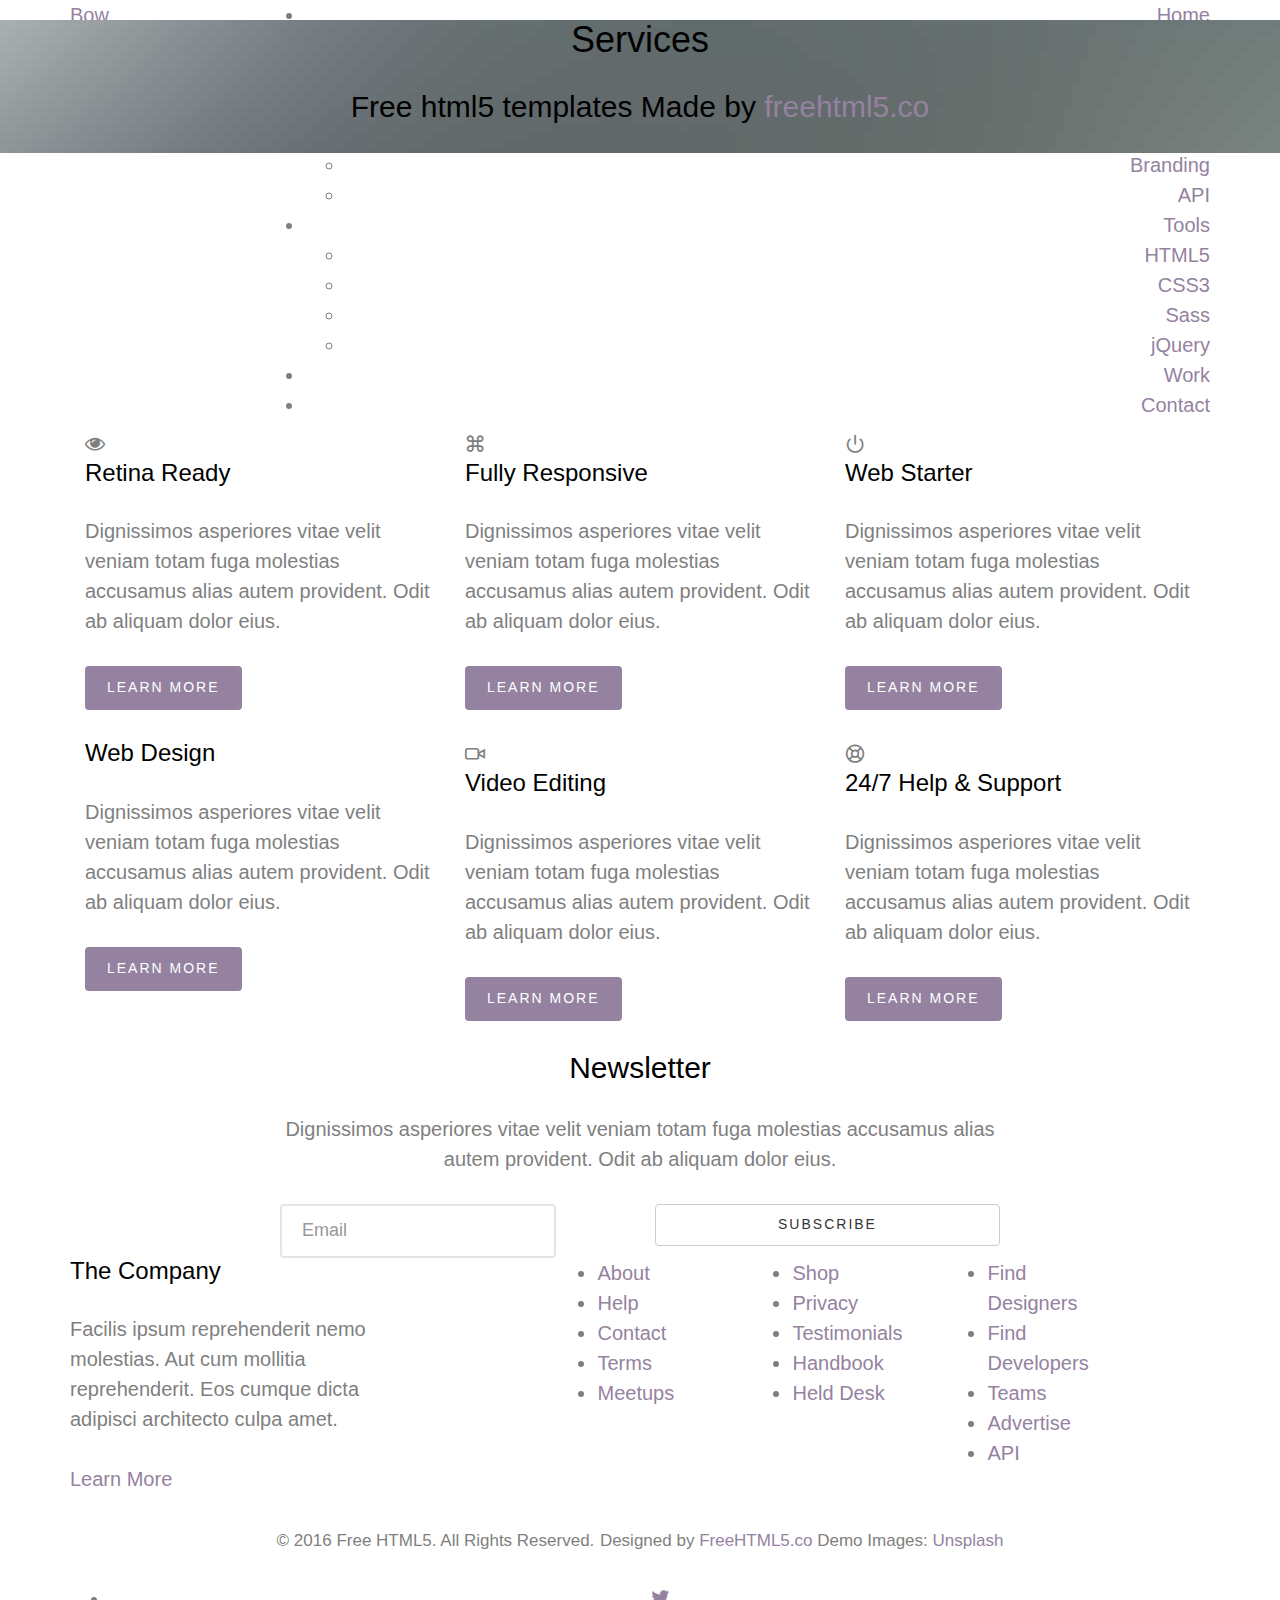
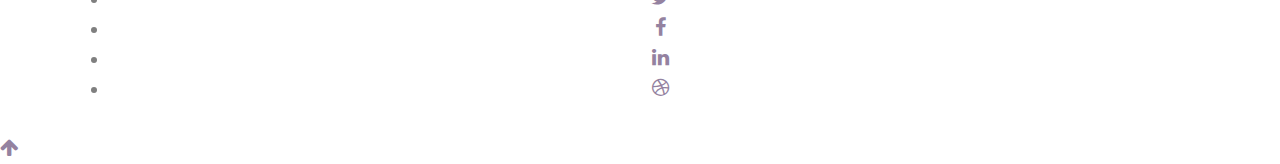
<file: services.html>
<!DOCTYPE HTML>
<html>
	<head>
	<meta charset="utf-8">
	<meta http-equiv="X-UA-Compatible" content="IE=edge">
	<title>Bow &mdash; Free Website Template, Free HTML5 Template by FreeHTML5.co</title>
	<meta name="viewport" content="width=device-width, initial-scale=1">
	<meta name="description" content="Free HTML5 Website Template by FreeHTML5.co" />
	<meta name="keywords" content="free website templates, free html5, free template, free bootstrap, free website template, html5, css3, mobile first, responsive" />
	<meta name="author" content="FreeHTML5.co" />

	
  <!-- 
	//////////////////////////////////////////////////////

	FREE HTML5 TEMPLATE 
	DESIGNED & DEVELOPED by FreeHTML5.co
		
	Website: 		http://freehtml5.co/
	Email: 			info@freehtml5.co
	Twitter: 		http://twitter.com/fh5co
	Facebook: 		https://www.facebook.com/fh5co

	//////////////////////////////////////////////////////
	 -->

  	<!-- Facebook and Twitter integration -->
	<meta property="og:title" content=""/>
	<meta property="og:image" content=""/>
	<meta property="og:url" content=""/>
	<meta property="og:site_name" content=""/>
	<meta property="og:description" content=""/>
	<meta name="twitter:title" content="" />
	<meta name="twitter:image" content="" />
	<meta name="twitter:url" content="" />
	<meta name="twitter:card" content="" />

	<!-- <link href='https://fonts.googleapis.com/css?family=Work+Sans:400,300,600,400italic,700' rel='stylesheet' type='text/css'> -->
	
	<!-- Animate.css -->
	<link rel="stylesheet" href="css/animate.css">
	<!-- Icomoon Icon Fonts-->
	<link rel="stylesheet" href="css/icomoon.css">
	<!-- Bootstrap  -->
	<link rel="stylesheet" href="css/bootstrap.css">

	<!-- Magnific Popup -->
	<link rel="stylesheet" href="css/magnific-popup.css">

	<!-- Theme style  -->
	<link rel="stylesheet" href="css/style.css">

	<!-- Modernizr JS -->
	<script src="js/modernizr-2.6.2.min.js"></script>
	<!-- FOR IE9 below -->
	<!--[if lt IE 9]>
	<script src="js/respond.min.js"></script>
	<![endif]-->

	</head>
	<body>
		
	<div class="fh5co-loader"></div>
	
	<div id="page">
	<nav class="fh5co-nav" role="navigation">
		<div class="container">
			<div class="row">
				<div class="col-xs-2">
					<div id="fh5co-logo"><a href="index.html">Bow.</a></div>
				</div>
				<div class="col-xs-10 text-right menu-1">
					<ul>
						<li><a href="index.html">Home</a></li>
						<li><a href="about.html">About</a></li>
						<li class="has-dropdown active">
							<a href="services.html">Services</a>
							<ul class="dropdown">
								<li><a href="#">Web Design</a></li>
								<li><a href="#">eCommerce</a></li>
								<li><a href="#">Branding</a></li>
								<li><a href="#">API</a></li>
							</ul>
						</li>
						<li class="has-dropdown">
							<a href="#">Tools</a>
							<ul class="dropdown">
								<li><a href="#">HTML5</a></li>
								<li><a href="#">CSS3</a></li>
								<li><a href="#">Sass</a></li>
								<li><a href="#">jQuery</a></li>
							</ul>
						</li>
						<li><a href="work.html">Work</a></li>
						<li><a href="contact.html">Contact</a></li>
					</ul>
				</div>
			</div>
			
		</div>
	</nav>

	<header id="fh5co-header" class="fh5co-cover fh5co-cover-sm" role="banner" style="background-image:url(images/img_bg_2.jpg);">
		<div class="overlay"></div>
		<div class="container">
			<div class="row">
				<div class="col-md-8 col-md-offset-2 text-center">
					<div class="display-t">
						<div class="display-tc animate-box" data-animate-effect="fadeIn">
							<h1>Services</h1>
							<h2>Free html5 templates Made by <a href="http://freehtml5.co" target="_blank">freehtml5.co</a></h2>
						</div>
					</div>
				</div>
			</div>
		</div>
	</header>
	
	<div id="fh5co-services-section">
		<div class="container">
			<div class="col-md-4 col-sm-4">
				<div class="feature-center">
					<span class="icon">
						<i class="icon-eye"></i>
					</span>
					<h3>Retina Ready</h3>
					<p>Dignissimos asperiores vitae velit veniam totam fuga molestias accusamus alias autem provident. Odit ab aliquam dolor eius.</p>
					<p><a href="#" class="btn btn-primary">Learn More</a></p>
				</div>
			</div>
			<div class="col-md-4 col-sm-4">
				<div class="feature-center">
					<span class="icon">
						<i class="icon-command"></i>
					</span>
					<h3>Fully Responsive</h3>
					<p>Dignissimos asperiores vitae velit veniam totam fuga molestias accusamus alias autem provident. Odit ab aliquam dolor eius.</p>
					<p><a href="#" class="btn btn-primary">Learn More</a></p>
				</div>
			</div>
			<div class="col-md-4 col-sm-4">
				<div class="feature-center">
					<span class="icon">
						<i class="icon-power"></i>
					</span>
					<h3>Web Starter</h3>
					<p>Dignissimos asperiores vitae velit veniam totam fuga molestias accusamus alias autem provident. Odit ab aliquam dolor eius.</p>
					<p><a href="#" class="btn btn-primary">Learn More</a></p>
				</div>
			</div>

			<div class="col-md-4 col-sm-4">
				<div class="feature-center">
					<span class="icon">
						<i class="icon-brush"></i>
					</span>
					<h3>Web Design</h3>
					<p>Dignissimos asperiores vitae velit veniam totam fuga molestias accusamus alias autem provident. Odit ab aliquam dolor eius.</p>
					<p><a href="#" class="btn btn-primary">Learn More</a></p>
				</div>
			</div>
			<div class="col-md-4 col-sm-4">
				<div class="feature-center">
					<span class="icon">
						<i class="icon-video2"></i>
					</span>
					<h3>Video Editing</h3>
					<p>Dignissimos asperiores vitae velit veniam totam fuga molestias accusamus alias autem provident. Odit ab aliquam dolor eius.</p>
					<p><a href="#" class="btn btn-primary">Learn More</a></p>
				</div>
			</div>
			<div class="col-md-4 col-sm-4">
				<div class="feature-center">
					<span class="icon">
						<i class="icon-help2"></i>
					</span>
					<h3>24/7 Help &amp; Support</h3>
					<p>Dignissimos asperiores vitae velit veniam totam fuga molestias accusamus alias autem provident. Odit ab aliquam dolor eius.</p>
					<p><a href="#" class="btn btn-primary">Learn More</a></p>
				</div>
			</div>
		</div>
	</div>

	<div id="fh5co-started">
		<div class="container">
			<div class="row animate-box">
				<div class="col-md-8 col-md-offset-2 text-center fh5co-heading">
					<h2>Newsletter</h2>
					<p>Dignissimos asperiores vitae velit veniam totam fuga molestias accusamus alias autem provident. Odit ab aliquam dolor eius.</p>
				</div>
			</div>
			<div class="row animate-box">
				<div class="col-md-8 col-md-offset-2">
					<form class="form-inline">
						<div class="col-md-6 col-sm-6">
							<div class="form-group">
								<label for="email" class="sr-only">Email</label>
								<input type="email" class="form-control" id="email" placeholder="Email">
							</div>
						</div>
						<div class="col-md-6 col-sm-6">
							<button type="submit" class="btn btn-default btn-block">Subscribe</button>
						</div>
					</form>
				</div>
			</div>
		</div>
	</div>

	<footer id="fh5co-footer" role="contentinfo">
		<div class="container">
			<div class="row row-pb-md">
				<div class="col-md-4 fh5co-widget">
					<h3>The Company</h3>
					<p>Facilis ipsum reprehenderit nemo molestias. Aut cum mollitia reprehenderit. Eos cumque dicta adipisci architecto culpa amet.</p>
					<p><a href="#">Learn More</a></p>
				</div>
				<div class="col-md-2 col-sm-4 col-xs-6 col-md-push-1">
					<ul class="fh5co-footer-links">
						<li><a href="#">About</a></li>
						<li><a href="#">Help</a></li>
						<li><a href="#">Contact</a></li>
						<li><a href="#">Terms</a></li>
						<li><a href="#">Meetups</a></li>
					</ul>
				</div>

				<div class="col-md-2 col-sm-4 col-xs-6 col-md-push-1">
					<ul class="fh5co-footer-links">
						<li><a href="#">Shop</a></li>
						<li><a href="#">Privacy</a></li>
						<li><a href="#">Testimonials</a></li>
						<li><a href="#">Handbook</a></li>
						<li><a href="#">Held Desk</a></li>
					</ul>
				</div>

				<div class="col-md-2 col-sm-4 col-xs-6 col-md-push-1">
					<ul class="fh5co-footer-links">
						<li><a href="#">Find Designers</a></li>
						<li><a href="#">Find Developers</a></li>
						<li><a href="#">Teams</a></li>
						<li><a href="#">Advertise</a></li>
						<li><a href="#">API</a></li>
					</ul>
				</div>
			</div>

			<div class="row copyright">
				<div class="col-md-12 text-center">
					<p>
						<small class="block">&copy; 2016 Free HTML5. All Rights Reserved.</small> 
						<small class="block">Designed by <a href="http://freehtml5.co/" target="_blank">FreeHTML5.co</a> Demo Images: <a href="http://unsplash.co/" target="_blank">Unsplash</a></small>
					</p>
					<p>
						<ul class="fh5co-social-icons">
							<li><a href="#"><i class="icon-twitter"></i></a></li>
							<li><a href="#"><i class="icon-facebook"></i></a></li>
							<li><a href="#"><i class="icon-linkedin"></i></a></li>
							<li><a href="#"><i class="icon-dribbble"></i></a></li>
						</ul>
					</p>
				</div>
			</div>

		</div>
	</footer>
	</div>

	<div class="gototop js-top">
		<a href="#" class="js-gotop"><i class="icon-arrow-up"></i></a>
	</div>
	
	<!-- jQuery -->
	<script src="js/jquery.min.js"></script>
	<!-- jQuery Easing -->
	<script src="js/jquery.easing.1.3.js"></script>
	<!-- Bootstrap -->
	<script src="js/bootstrap.min.js"></script>
	<!-- Waypoints -->
	<script src="js/jquery.waypoints.min.js"></script>
	<!-- countTo -->
	<script src="js/jquery.countTo.js"></script>
	<!-- Magnific Popup -->
	<script src="js/jquery.magnific-popup.min.js"></script>
	<script src="js/magnific-popup-options.js"></script>
	<!-- Main -->
	<script src="js/main.js"></script>

	</body>
</html>
</file>
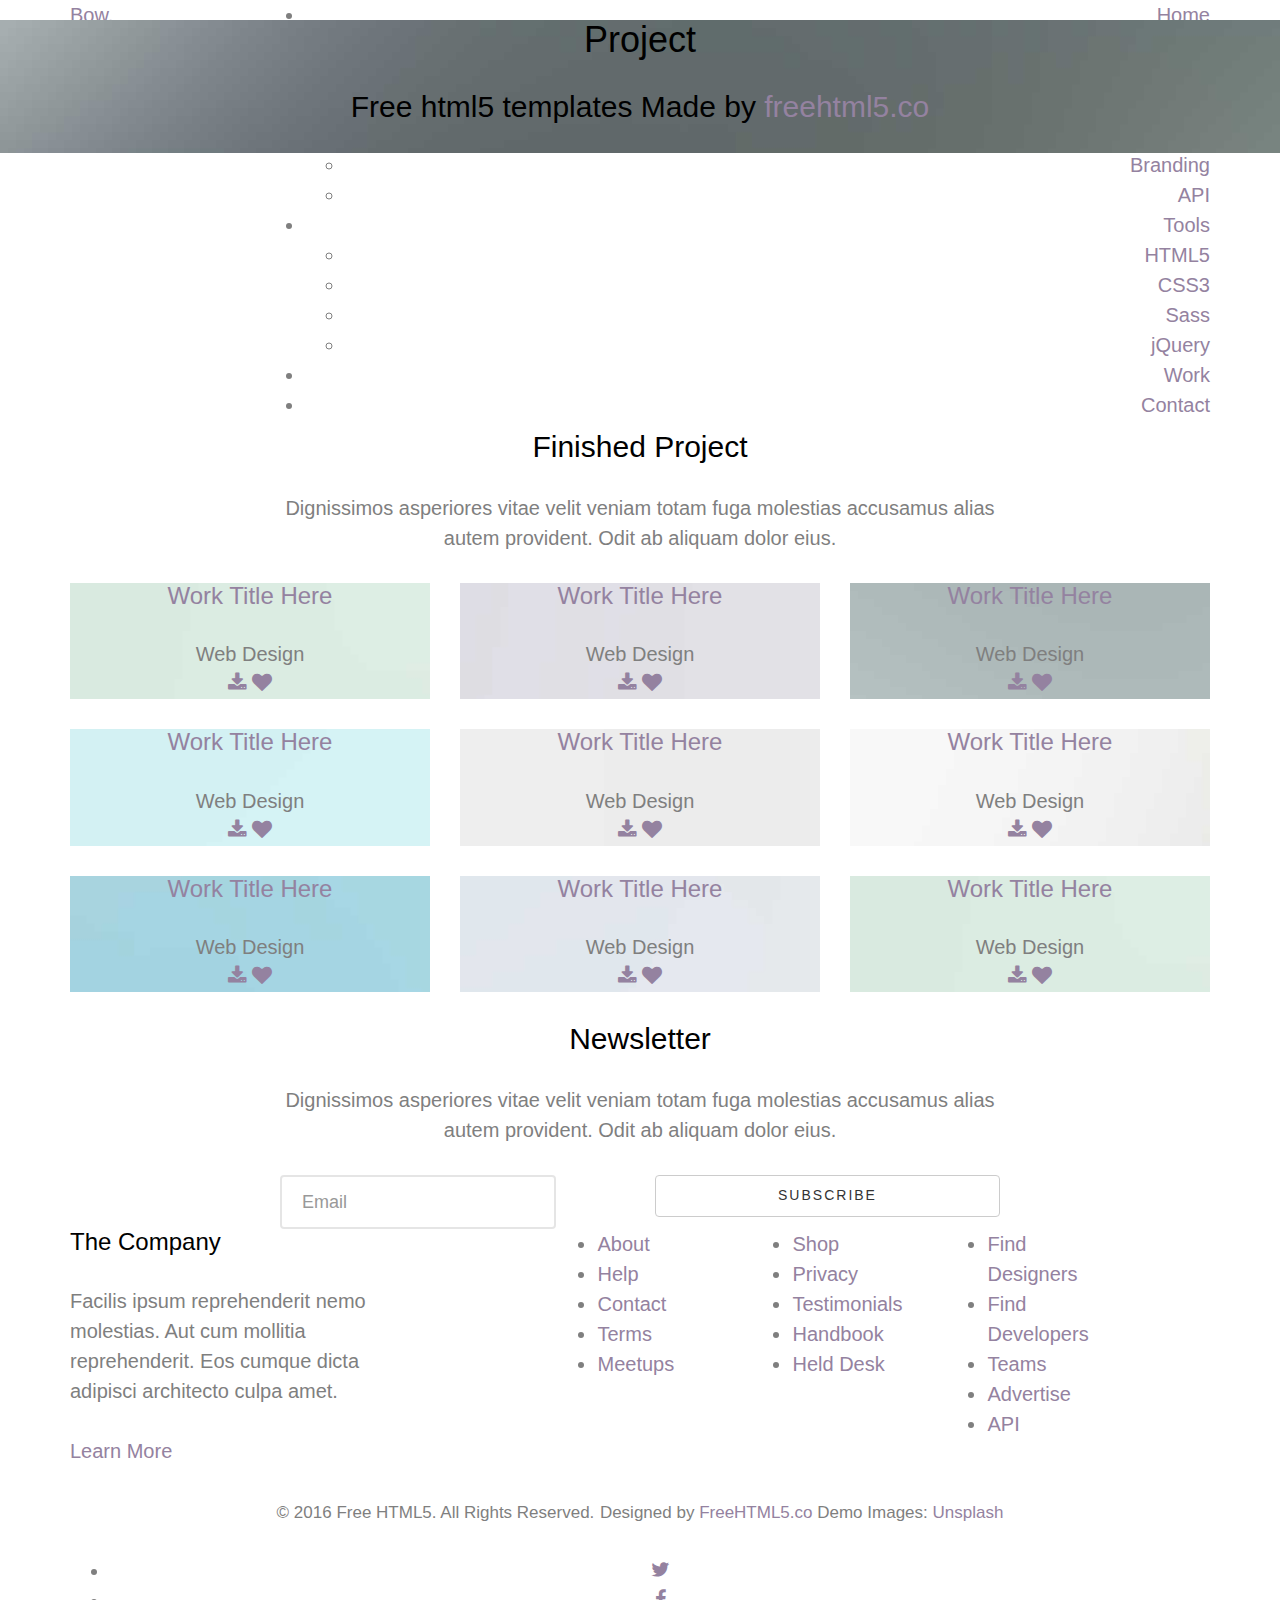
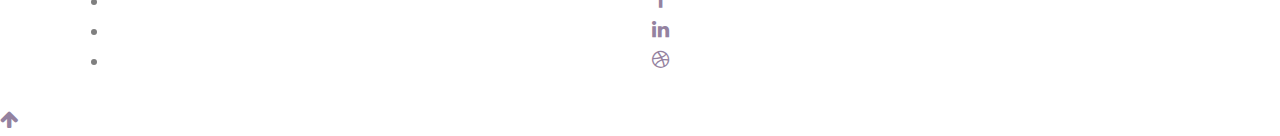
<file: work.html>
<!DOCTYPE HTML>
<html>
	<head>
	<meta charset="utf-8">
	<meta http-equiv="X-UA-Compatible" content="IE=edge">
	<title>Bow &mdash; Free Website Template, Free HTML5 Template by FreeHTML5.co</title>
	<meta name="viewport" content="width=device-width, initial-scale=1">
	<meta name="description" content="Free HTML5 Website Template by FreeHTML5.co" />
	<meta name="keywords" content="free website templates, free html5, free template, free bootstrap, free website template, html5, css3, mobile first, responsive" />
	<meta name="author" content="FreeHTML5.co" />

  <!-- 
	//////////////////////////////////////////////////////

	FREE HTML5 TEMPLATE 
	DESIGNED & DEVELOPED by FreeHTML5.co
		
	Website: 		http://freehtml5.co/
	Email: 			info@freehtml5.co
	Twitter: 		http://twitter.com/fh5co
	Facebook: 		https://www.facebook.com/fh5co

	//////////////////////////////////////////////////////
	 -->

  	<!-- Facebook and Twitter integration -->
	<meta property="og:title" content=""/>
	<meta property="og:image" content=""/>
	<meta property="og:url" content=""/>
	<meta property="og:site_name" content=""/>
	<meta property="og:description" content=""/>
	<meta name="twitter:title" content="" />
	<meta name="twitter:image" content="" />
	<meta name="twitter:url" content="" />
	<meta name="twitter:card" content="" />

	<!-- <link href='https://fonts.googleapis.com/css?family=Work+Sans:400,300,600,400italic,700' rel='stylesheet' type='text/css'> -->
	
	<!-- Animate.css -->
	<link rel="stylesheet" href="css/animate.css">
	<!-- Icomoon Icon Fonts-->
	<link rel="stylesheet" href="css/icomoon.css">
	<!-- Bootstrap  -->
	<link rel="stylesheet" href="css/bootstrap.css">

	<!-- Magnific Popup -->
	<link rel="stylesheet" href="css/magnific-popup.css">

	<!-- Theme style  -->
	<link rel="stylesheet" href="css/style.css">

	<!-- Modernizr JS -->
	<script src="js/modernizr-2.6.2.min.js"></script>
	<!-- FOR IE9 below -->
	<!--[if lt IE 9]>
	<script src="js/respond.min.js"></script>
	<![endif]-->

	</head>
	<body>
		
	<div class="fh5co-loader"></div>
	
	<div id="page">
	<nav class="fh5co-nav" role="navigation">
		<div class="container">
			<div class="row">
				<div class="col-xs-2">
					<div id="fh5co-logo"><a href="index.html">Bow.</a></div>
				</div>
				<div class="col-xs-10 text-right menu-1">
					<ul>
						<li><a href="index.html">Home</a></li>
						<li><a href="about.html">About</a></li>
						<li class="has-dropdown">
							<a href="services.html">Services</a>
							<ul class="dropdown">
								<li><a href="#">Web Design</a></li>
								<li><a href="#">eCommerce</a></li>
								<li><a href="#">Branding</a></li>
								<li><a href="#">API</a></li>
							</ul>
						</li>
						<li class="has-dropdown">
							<a href="#">Tools</a>
							<ul class="dropdown">
								<li><a href="#">HTML5</a></li>
								<li><a href="#">CSS3</a></li>
								<li><a href="#">Sass</a></li>
								<li><a href="#">jQuery</a></li>
							</ul>
						</li>
						<li class="active"><a href="work.html">Work</a></li>
						<li><a href="contact.html">Contact</a></li>
					</ul>
				</div>
			</div>
			
		</div>
	</nav>

	<header id="fh5co-header" class="fh5co-cover fh5co-cover-sm" role="banner" style="background-image:url(images/img_bg_2.jpg);">
		<div class="overlay"></div>
		<div class="container">
			<div class="row">
				<div class="col-md-8 col-md-offset-2 text-center">
					<div class="display-t">
						<div class="display-tc animate-box" data-animate-effect="fadeIn">
							<h1>Project</h1>
							<h2>Free html5 templates Made by <a href="http://freehtml5.co" target="_blank">freehtml5.co</a></h2>
						</div>
					</div>
				</div>
			</div>
		</div>
	</header>
	
	<div id="fh5co-portfolio">
		<div class="container">
			<div class="row animate-box">
				<div class="col-md-8 col-md-offset-2 text-center fh5co-heading">
					<h2>Finished Project</h2>
					<p>Dignissimos asperiores vitae velit veniam totam fuga molestias accusamus alias autem provident. Odit ab aliquam dolor eius.</p>
				</div>
			</div>
			<div class="row">
				<div class="col-md-4 col-sm-4 text-center animate-box">
					<div class="work-grid" style="background-image: url(images/project-2.jpg);">
						<div class="desc">
							<h3><a href="#">Work Title Here</a></h3>
							<span class="cat">Web Design</span>
							<p>
								<span class="download"><a href="#"><i class="icon-download"></i></a></span>
								<span class="love"><a href="#"><i class="icon-heart"></i></a></span>
							</p>
						</div>
					</div>
				</div>
				<div class="col-md-4 col-sm-4 text-center animate-box">
					<div class="work-grid" style="background-image: url(images/project-3.jpg);">
						<div class="desc">
							<h3><a href="#">Work Title Here</a></h3>
							<span class="cat">Web Design</span>
							<p>
								<span class="download"><a href="#"><i class="icon-download"></i></a></span>
								<span class="love"><a href="#"><i class="icon-heart"></i></a></span>
							</p>
						</div>
					</div>
				</div>
				<div class="col-md-4 col-sm-4 text-center animate-box">
					<div class="work-grid" style="background-image: url(images/project-4.jpg);">
						<div class="desc">
							<h3><a href="#">Work Title Here</a></h3>
							<span class="cat">Web Design</span>
							<p>
								<span class="download"><a href="#"><i class="icon-download"></i></a></span>
								<span class="love"><a href="#"><i class="icon-heart"></i></a></span>
							</p>
						</div>
					</div>
				</div>
				<div class="col-md-4 col-sm-4 text-center animate-box">
					<div class="work-grid" style="background-image: url(images/project-5.jpg);">
						<div class="desc">
							<h3><a href="#">Work Title Here</a></h3>
							<span class="cat">Web Design</span>
							<p>
								<span class="download"><a href="#"><i class="icon-download"></i></a></span>
								<span class="love"><a href="#"><i class="icon-heart"></i></a></span>
							</p>
						</div>
					</div>
				</div>
				<div class="col-md-4 col-sm-4 text-center animate-box">
					<div class="work-grid" style="background-image: url(images/project-6.jpg);">
						<div class="desc">
							<h3><a href="#">Work Title Here</a></h3>
							<span class="cat">Web Design</span>
							<p>
								<span class="download"><a href="#"><i class="icon-download"></i></a></span>
								<span class="love"><a href="#"><i class="icon-heart"></i></a></span>
							</p>
						</div>
					</div>
				</div>
				<div class="col-md-4 col-sm-4 text-center animate-box">
					<div class="work-grid" style="background-image: url(images/project-7.jpg);">
						<div class="desc">
							<h3><a href="#">Work Title Here</a></h3>
							<span class="cat">Web Design</span>
							<p>
								<span class="download"><a href="#"><i class="icon-download"></i></a></span>
								<span class="love"><a href="#"><i class="icon-heart"></i></a></span>
							</p>
						</div>
					</div>
				</div>
				<div class="col-md-4 col-sm-4 text-center animate-box">
					<div class="work-grid" style="background-image: url(images/project-8.jpg);">
						<div class="desc">
							<h3><a href="#">Work Title Here</a></h3>
							<span class="cat">Web Design</span>
							<p>
								<span class="download"><a href="#"><i class="icon-download"></i></a></span>
								<span class="love"><a href="#"><i class="icon-heart"></i></a></span>
							</p>
						</div>
					</div>
				</div>
				<div class="col-md-4 col-sm-4 text-center animate-box">
					<div class="work-grid" style="background-image: url(images/project-9.jpg);">
						<div class="desc">
							<h3><a href="#">Work Title Here</a></h3>
							<span class="cat">Web Design</span>
							<p>
								<span class="download"><a href="#"><i class="icon-download"></i></a></span>
								<span class="love"><a href="#"><i class="icon-heart"></i></a></span>
							</p>
						</div>
					</div>
				</div>
				<div class="col-md-4 col-sm-4 text-center animate-box">
					<div class="work-grid" style="background-image: url(images/project-2.jpg);">
						<div class="desc">
							<h3><a href="#">Work Title Here</a></h3>
							<span class="cat">Web Design</span>
							<p>
								<span class="download"><a href="#"><i class="icon-download"></i></a></span>
								<span class="love"><a href="#"><i class="icon-heart"></i></a></span>
							</p>
						</div>
					</div>
				</div>
			</div>
		</div>
	</div>

	<div id="fh5co-started">
		<div class="container">
			<div class="row animate-box">
				<div class="col-md-8 col-md-offset-2 text-center fh5co-heading">
					<h2>Newsletter</h2>
					<p>Dignissimos asperiores vitae velit veniam totam fuga molestias accusamus alias autem provident. Odit ab aliquam dolor eius.</p>
				</div>
			</div>
			<div class="row animate-box">
				<div class="col-md-8 col-md-offset-2">
					<form class="form-inline">
						<div class="col-md-6 col-sm-6">
							<div class="form-group">
								<label for="email" class="sr-only">Email</label>
								<input type="email" class="form-control" id="email" placeholder="Email">
							</div>
						</div>
						<div class="col-md-6 col-sm-6">
							<button type="submit" class="btn btn-default btn-block">Subscribe</button>
						</div>
					</form>
				</div>
			</div>
		</div>
	</div>

	<footer id="fh5co-footer" role="contentinfo">
		<div class="container">
			<div class="row row-pb-md">
				<div class="col-md-4 fh5co-widget">
					<h3>The Company</h3>
					<p>Facilis ipsum reprehenderit nemo molestias. Aut cum mollitia reprehenderit. Eos cumque dicta adipisci architecto culpa amet.</p>
					<p><a href="#">Learn More</a></p>
				</div>
				<div class="col-md-2 col-sm-4 col-xs-6 col-md-push-1">
					<ul class="fh5co-footer-links">
						<li><a href="#">About</a></li>
						<li><a href="#">Help</a></li>
						<li><a href="#">Contact</a></li>
						<li><a href="#">Terms</a></li>
						<li><a href="#">Meetups</a></li>
					</ul>
				</div>

				<div class="col-md-2 col-sm-4 col-xs-6 col-md-push-1">
					<ul class="fh5co-footer-links">
						<li><a href="#">Shop</a></li>
						<li><a href="#">Privacy</a></li>
						<li><a href="#">Testimonials</a></li>
						<li><a href="#">Handbook</a></li>
						<li><a href="#">Held Desk</a></li>
					</ul>
				</div>

				<div class="col-md-2 col-sm-4 col-xs-6 col-md-push-1">
					<ul class="fh5co-footer-links">
						<li><a href="#">Find Designers</a></li>
						<li><a href="#">Find Developers</a></li>
						<li><a href="#">Teams</a></li>
						<li><a href="#">Advertise</a></li>
						<li><a href="#">API</a></li>
					</ul>
				</div>
			</div>

			<div class="row copyright">
				<div class="col-md-12 text-center">
					<p>
						<small class="block">&copy; 2016 Free HTML5. All Rights Reserved.</small> 
						<small class="block">Designed by <a href="http://freehtml5.co/" target="_blank">FreeHTML5.co</a> Demo Images: <a href="http://unsplash.co/" target="_blank">Unsplash</a></small>
					</p>
					<p>
						<ul class="fh5co-social-icons">
							<li><a href="#"><i class="icon-twitter"></i></a></li>
							<li><a href="#"><i class="icon-facebook"></i></a></li>
							<li><a href="#"><i class="icon-linkedin"></i></a></li>
							<li><a href="#"><i class="icon-dribbble"></i></a></li>
						</ul>
					</p>
				</div>
			</div>

		</div>
	</footer>
	</div>

	<div class="gototop js-top">
		<a href="#" class="js-gotop"><i class="icon-arrow-up"></i></a>
	</div>
	
	<!-- jQuery -->
	<script src="js/jquery.min.js"></script>
	<!-- jQuery Easing -->
	<script src="js/jquery.easing.1.3.js"></script>
	<!-- Bootstrap -->
	<script src="js/bootstrap.min.js"></script>
	<!-- Waypoints -->
	<script src="js/jquery.waypoints.min.js"></script>
	<!-- countTo -->
	<script src="js/jquery.countTo.js"></script>
	<!-- Magnific Popup -->
	<script src="js/jquery.magnific-popup.min.js"></script>
	<script src="js/magnific-popup-options.js"></script>
	<!-- Main -->
	<script src="js/main.js"></script>

	</body>
</html>
</file>
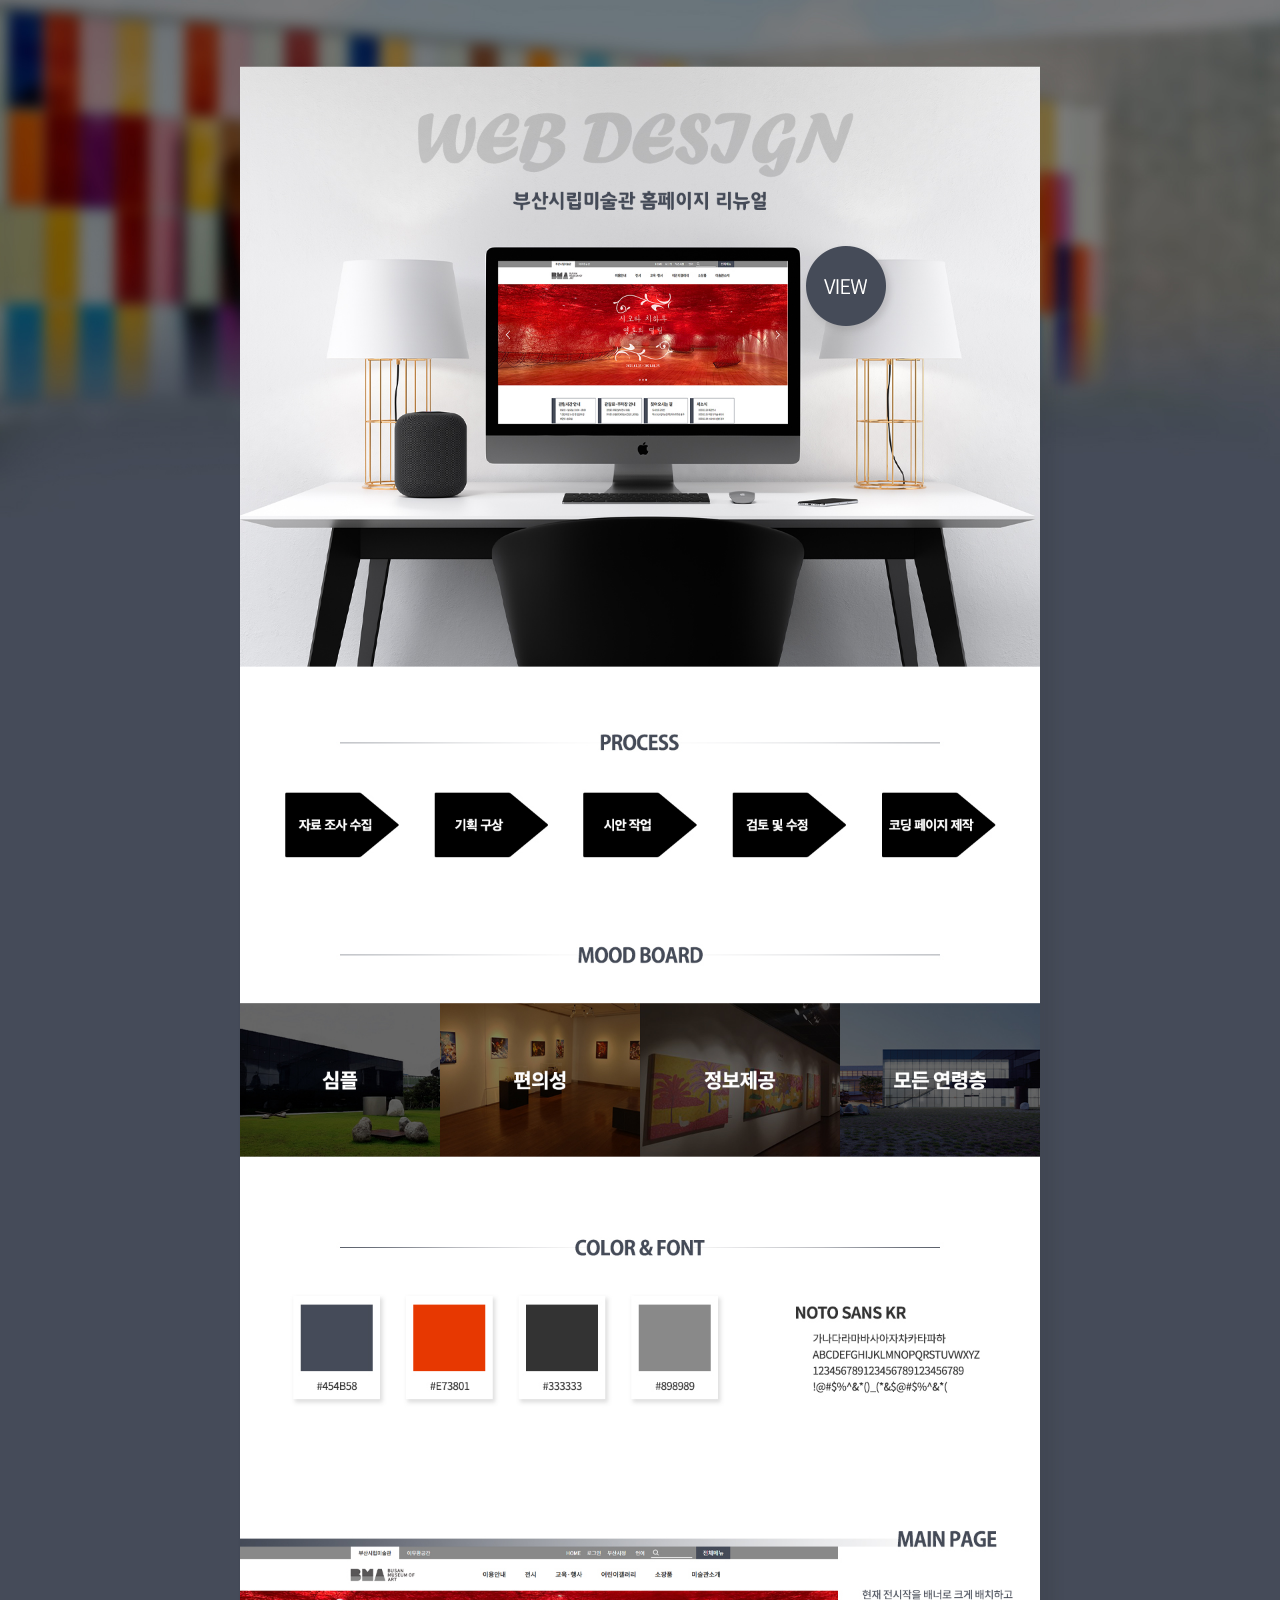
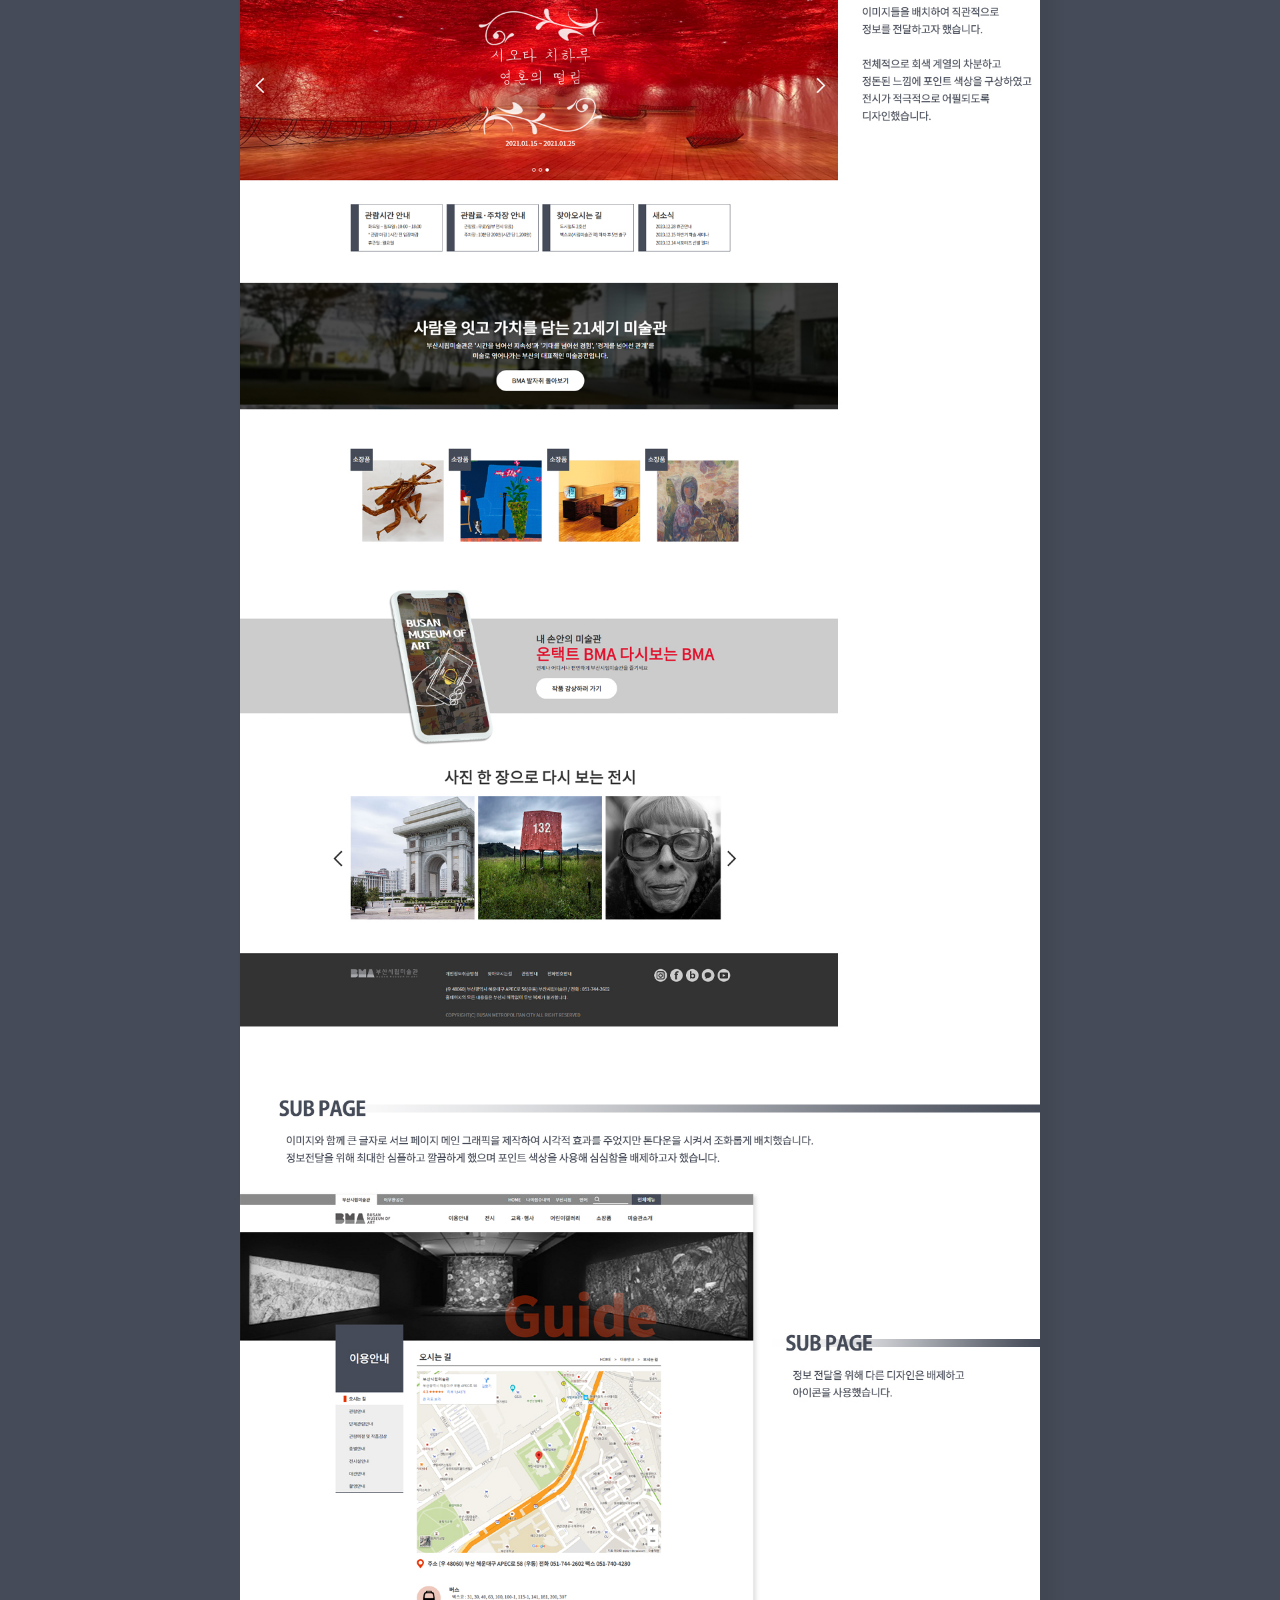
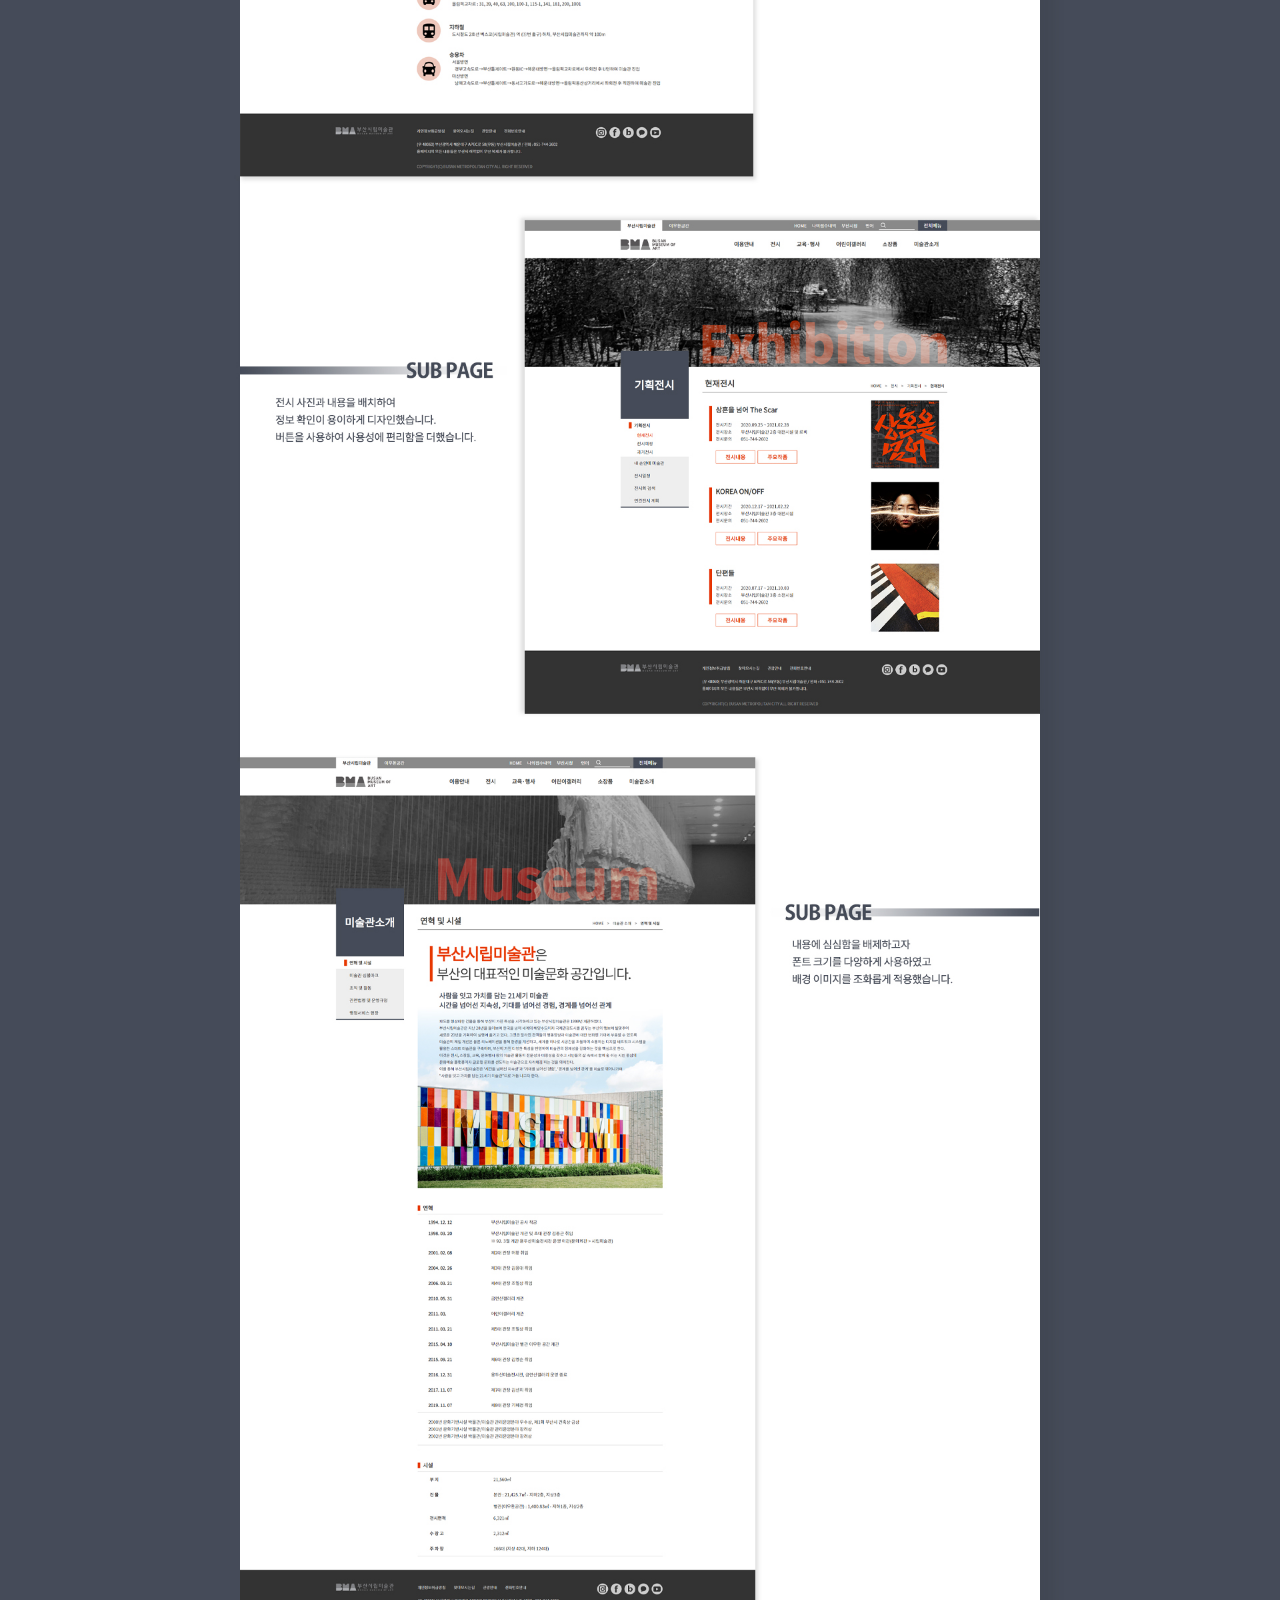
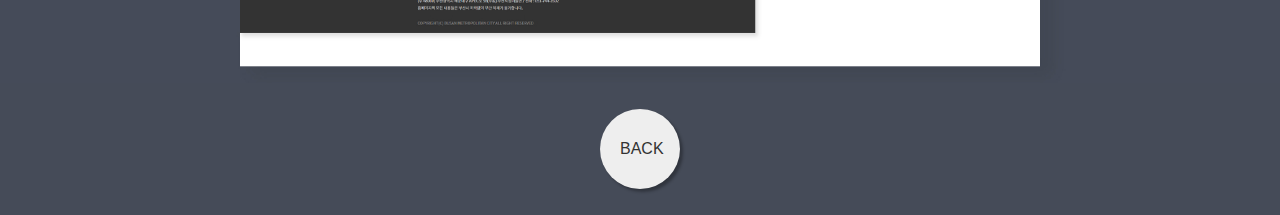
<file: project/project1_busan_art/busan_art_desc.html>
<!DOCTYPE html>
<html lang="en">
<head>
    <meta charset="UTF-8">
    <title>Hyun's Portfolio</title>
    
    
    
        
    <!--opengraph-->
    <meta property="og:type" content="website">
    <meta property="og:title" content="Hyun's Portfolio">
    <meta property="og:url" content="https://stephanieH214.github.io/portfolio/">
    <meta property="og:image" content="../image/og_img.jpg">
    <meta property="og:description" content="Web developer & Graphic Dsigner KIM HEE YUN">
    
    
    
    <!--//opengraph-->

   
   <!--favicon-->
    <link rel="shortcut icon" href="../image/favi.ico">
    <!--//favicon-->
    
    
    <link href="../../css/desc.css" rel="stylesheet" type="text/css">
</head>
<body>
    <section id="project_inner">
        <div class="project_img">
            <img src="../../image/project_busanart.jpg" class="re_img" atl="부산시립미술관 컨셉이미지">
        </div>
        
        <div class="busan_btn">
            <a href="../project1_busan_art/index.html" target="_blank">
            <img src="../../image/busan_btn.png" alt="VIEW"></a>
        </div>
        
        <div class="back">
            <div class="back_btn">
                <a href="../../index.html">BACK</a>
            </div>
        </div>
    </section>
</body>
</html>
</file>
<file: css/icomoon.css>
@font-face {
	font-family: 'icomoon';
	src:url('../fonts/icomoon/icomoon.eot?qtatmt');
	src:url('../fonts/icomoon/icomoon.eot?qtatmt#iefix') format('embedded-opentype'),
		url('../fonts/icomoon/icomoon.ttf?qtatmt') format('truetype'),
		url('../fonts/icomoon/icomoon.woff?qtatmt') format('woff'),
		url('../fonts/icomoon/icomoon.svg?qtatmt#icomoon') format('svg');
	font-weight: normal;
	font-style: normal;
}

[class^="icon-"], [class*=" icon-"] {
	font-family: 'icomoon';
	speak: none;
	font-style: normal;
	font-weight: normal;
	font-variant: normal;
	text-transform: none;
	line-height: 1;

	/* Better Font Rendering =========== */
	-webkit-font-smoothing: antialiased;
	-moz-osx-font-smoothing: grayscale;
}

.icon-glass:before {
	content: "\f000";
}
.icon-music:before {
	content: "\f001";
}
.icon-search2:before {
	content: "\f002";
}
.icon-envelope-o:before {
	content: "\f003";
}
.icon-heart:before {
	content: "\f004";
}
.icon-star:before {
	content: "\f005";
}
.icon-star-o:before {
	content: "\f006";
}
.icon-user:before {
	content: "\f007";
}
.icon-film:before {
	content: "\f008";
}
.icon-th-large:before {
	content: "\f009";
}
.icon-th:before {
	content: "\f00a";
}
.icon-th-list:before {
	content: "\f00b";
}
.icon-check:before {
	content: "\f00c";
}
.icon-close:before {
	content: "\f00d";
}
.icon-remove:before {
	content: "\f00d";
}
.icon-times:before {
	content: "\f00d";
}
.icon-search-plus:before {
	content: "\f00e";
}
.icon-search-minus:before {
	content: "\f010";
}
.icon-power-off:before {
	content: "\f011";
}
.icon-signal:before {
	content: "\f012";
}
.icon-cog:before {
	content: "\f013";
}
.icon-gear:before {
	content: "\f013";
}
.icon-trash-o:before {
	content: "\f014";
}
.icon-home:before {
	content: "\f015";
}
.icon-file-o:before {
	content: "\f016";
}
.icon-clock-o:before {
	content: "\f017";
}
.icon-road:before {
	content: "\f018";
}
.icon-download:before {
	content: "\f019";
}
.icon-arrow-circle-o-down:before {
	content: "\f01a";
}
.icon-arrow-circle-o-up:before {
	content: "\f01b";
}
.icon-inbox:before {
	content: "\f01c";
}
.icon-play-circle-o:before {
	content: "\f01d";
}
.icon-repeat2:before {
	content: "\f01e";
}
.icon-rotate-right:before {
	content: "\f01e";
}
.icon-refresh:before {
	content: "\f021";
}
.icon-list-alt:before {
	content: "\f022";
}
.icon-lock:before {
	content: "\f023";
}
.icon-flag:before {
	content: "\f024";
}
.icon-headphones:before {
	content: "\f025";
}
.icon-volume-off:before {
	content: "\f026";
}
.icon-volume-down:before {
	content: "\f027";
}
.icon-volume-up:before {
	content: "\f028";
}
.icon-qrcode:before {
	content: "\f029";
}
.icon-barcode:before {
	content: "\f02a";
}
.icon-tag:before {
	content: "\f02b";
}
.icon-tags:before {
	content: "\f02c";
}
.icon-book:before {
	content: "\f02d";
}
.icon-bookmark:before {
	content: "\f02e";
}
.icon-print:before {
	content: "\f02f";
}
.icon-camera:before {
	content: "\f030";
}
.icon-font:before {
	content: "\f031";
}
.icon-bold:before {
	content: "\f032";
}
.icon-italic:before {
	content: "\f033";
}
.icon-text-height:before {
	content: "\f034";
}
.icon-text-width:before {
	content: "\f035";
}
.icon-align-left:before {
	content: "\f036";
}
.icon-align-center2:before {
	content: "\f037";
}
.icon-align-right:before {
	content: "\f038";
}
.icon-align-justify2:before {
	content: "\f039";
}
.icon-list:before {
	content: "\f03a";
}
.icon-dedent:before {
	content: "\f03b";
}
.icon-outdent:before {
	content: "\f03b";
}
.icon-indent:before {
	content: "\f03c";
}
.icon-video-camera:before {
	content: "\f03d";
}
.icon-image:before {
	content: "\f03e";
}
.icon-photo:before {
	content: "\f03e";
}
.icon-picture-o:before {
	content: "\f03e";
}
.icon-pencil:before {
	content: "\f040";
}
.icon-map-marker:before {
	content: "\f041";
}
.icon-adjust:before {
	content: "\f042";
}
.icon-tint:before {
	content: "\f043";
}
.icon-edit:before {
	content: "\f044";
}
.icon-pencil-square-o:before {
	content: "\f044";
}
.icon-share-square-o:before {
	content: "\f045";
}
.icon-check-square-o:before {
	content: "\f046";
}
.icon-arrows:before {
	content: "\f047";
}
.icon-step-backward:before {
	content: "\f048";
}
.icon-fast-backward:before {
	content: "\f049";
}
.icon-backward:before {
	content: "\f04a";
}
.icon-play2:before {
	content: "\f04b";
}
.icon-pause2:before {
	content: "\f04c";
}
.icon-stop2:before {
	content: "\f04d";
}
.icon-forward:before {
	content: "\f04e";
}
.icon-fast-forward2:before {
	content: "\f050";
}
.icon-step-forward:before {
	content: "\f051";
}
.icon-eject:before {
	content: "\f052";
}
.icon-chevron-left:before {
	content: "\f053";
}
.icon-chevron-right:before {
	content: "\f054";
}
.icon-plus-circle:before {
	content: "\f055";
}
.icon-minus-circle:before {
	content: "\f056";
}
.icon-times-circle:before {
	content: "\f057";
}
.icon-check-circle:before {
	content: "\f058";
}
.icon-question-circle:before {
	content: "\f059";
}
.icon-info-circle:before {
	content: "\f05a";
}
.icon-crosshairs:before {
	content: "\f05b";
}
.icon-times-circle-o:before {
	content: "\f05c";
}
.icon-check-circle-o:before {
	content: "\f05d";
}
.icon-ban2:before {
	content: "\f05e";
}
.icon-arrow-left:before {
	content: "\f060";
}
.icon-arrow-right:before {
	content: "\f061";
}
.icon-arrow-up:before {
	content: "\f062";
}
.icon-arrow-down:before {
	content: "\f063";
}
.icon-mail-forward:before {
	content: "\f064";
}
.icon-share:before {
	content: "\f064";
}
.icon-expand2:before {
	content: "\f065";
}
.icon-compress:before {
	content: "\f066";
}
.icon-plus:before {
	content: "\f067";
}
.icon-minus:before {
	content: "\f068";
}
.icon-asterisk:before {
	content: "\f069";
}
.icon-exclamation-circle:before {
	content: "\f06a";
}
.icon-gift:before {
	content: "\f06b";
}
.icon-leaf:before {
	content: "\f06c";
}
.icon-fire:before {
	content: "\f06d";
}
.icon-eye:before {
	content: "\f06e";
}
.icon-eye-slash:before {
	content: "\f070";
}
.icon-exclamation-triangle:before {
	content: "\f071";
}
.icon-warning:before {
	content: "\f071";
}
.icon-plane:before {
	content: "\f072";
}
.icon-calendar:before {
	content: "\f073";
}
.icon-random:before {
	content: "\f074";
}
.icon-comment:before {
	content: "\f075";
}
.icon-magnet:before {
	content: "\f076";
}
.icon-chevron-up:before {
	content: "\f077";
}
.icon-chevron-down:before {
	content: "\f078";
}
.icon-retweet:before {
	content: "\f079";
}
.icon-shopping-cart:before {
	content: "\f07a";
}
.icon-folder:before {
	content: "\f07b";
}
.icon-folder-open:before {
	content: "\f07c";
}
.icon-arrows-v:before {
	content: "\f07d";
}
.icon-arrows-h:before {
	content: "\f07e";
}
.icon-bar-chart:before {
	content: "\f080";
}
.icon-bar-chart-o:before {
	content: "\f080";
}
.icon-twitter-square:before {
	content: "\f081";
}
.icon-facebook-square:before {
	content: "\f082";
}
.icon-camera-retro:before {
	content: "\f083";
}
.icon-key:before {
	content: "\f084";
}
.icon-cogs:before {
	content: "\f085";
}
.icon-gears:before {
	content: "\f085";
}
.icon-comments:before {
	content: "\f086";
}
.icon-thumbs-o-up:before {
	content: "\f087";
}
.icon-thumbs-o-down:before {
	content: "\f088";
}
.icon-star-half:before {
	content: "\f089";
}
.icon-heart-o:before {
	content: "\f08a";
}
.icon-sign-out:before {
	content: "\f08b";
}
.icon-linkedin-square:before {
	content: "\f08c";
}
.icon-thumb-tack:before {
	content: "\f08d";
}
.icon-external-link:before {
	content: "\f08e";
}
.icon-sign-in:before {
	content: "\f090";
}
.icon-trophy:before {
	content: "\f091";
}
.icon-github-square:before {
	content: "\f092";
}
.icon-upload:before {
	content: "\f093";
}
.icon-lemon-o:before {
	content: "\f094";
}
.icon-phone:before {
	content: "\f095";
}
.icon-square-o:before {
	content: "\f096";
}
.icon-bookmark-o:before {
	content: "\f097";
}
.icon-phone-square:before {
	content: "\f098";
}
.icon-twitter:before {
	content: "\f099";
}
.icon-facebook:before {
	content: "\f09a";
}
.icon-facebook-f:before {
	content: "\f09a";
}
.icon-github:before {
	content: "\f09b";
}
.icon-unlock2:before {
	content: "\f09c";
}
.icon-credit-card:before {
	content: "\f09d";
}
.icon-feed:before {
	content: "\f09e";
}
.icon-rss:before {
	content: "\f09e";
}
.icon-hdd-o:before {
	content: "\f0a0";
}
.icon-bullhorn:before {
	content: "\f0a1";
}
.icon-bell-o:before {
	content: "\f0a2";
}
.icon-certificate:before {
	content: "\f0a3";
}
.icon-hand-o-right:before {
	content: "\f0a4";
}
.icon-hand-o-left:before {
	content: "\f0a5";
}
.icon-hand-o-up:before {
	content: "\f0a6";
}
.icon-hand-o-down:before {
	content: "\f0a7";
}
.icon-arrow-circle-left:before {
	content: "\f0a8";
}
.icon-arrow-circle-right:before {
	content: "\f0a9";
}
.icon-arrow-circle-up:before {
	content: "\f0aa";
}
.icon-arrow-circle-down:before {
	content: "\f0ab";
}
.icon-globe:before {
	content: "\f0ac";
}
.icon-wrench:before {
	content: "\f0ad";
}
.icon-tasks:before {
	content: "\f0ae";
}
.icon-filter:before {
	content: "\f0b0";
}
.icon-briefcase:before {
	content: "\f0b1";
}
.icon-arrows-alt:before {
	content: "\f0b2";
}
.icon-group:before {
	content: "\f0c0";
}
.icon-users:before {
	content: "\f0c0";
}
.icon-chain:before {
	content: "\f0c1";
}
.icon-link:before {
	content: "\f0c1";
}
.icon-cloud:before {
	content: "\f0c2";
}
.icon-flask:before {
	content: "\f0c3";
}
.icon-cut:before {
	content: "\f0c4";
}
.icon-scissors:before {
	content: "\f0c4";
}
.icon-copy:before {
	content: "\f0c5";
}
.icon-files-o:before {
	content: "\f0c5";
}
.icon-paperclip:before {
	content: "\f0c6";
}
.icon-floppy-o:before {
	content: "\f0c7";
}
.icon-save:before {
	content: "\f0c7";
}
.icon-square:before {
	content: "\f0c8";
}
.icon-bars:before {
	content: "\f0c9";
}
.icon-navicon:before {
	content: "\f0c9";
}
.icon-reorder:before {
	content: "\f0c9";
}
.icon-list-ul:before {
	content: "\f0ca";
}
.icon-list-ol:before {
	content: "\f0cb";
}
.icon-strikethrough:before {
	content: "\f0cc";
}
.icon-underline:before {
	content: "\f0cd";
}
.icon-table:before {
	content: "\f0ce";
}
.icon-magic:before {
	content: "\f0d0";
}
.icon-truck:before {
	content: "\f0d1";
}
.icon-pinterest:before {
	content: "\f0d2";
}
.icon-pinterest-square:before {
	content: "\f0d3";
}
.icon-google-plus-square:before {
	content: "\f0d4";
}
.icon-google-plus:before {
	content: "\f0d5";
}
.icon-money:before {
	content: "\f0d6";
}
.icon-caret-down:before {
	content: "\f0d7";
}
.icon-caret-up:before {
	content: "\f0d8";
}
.icon-caret-left:before {
	content: "\f0d9";
}
.icon-caret-right:before {
	content: "\f0da";
}
.icon-columns2:before {
	content: "\f0db";
}
.icon-sort:before {
	content: "\f0dc";
}
.icon-unsorted:before {
	content: "\f0dc";
}
.icon-sort-desc:before {
	content: "\f0dd";
}
.icon-sort-down:before {
	content: "\f0dd";
}
.icon-sort-asc:before {
	content: "\f0de";
}
.icon-sort-up:before {
	content: "\f0de";
}
.icon-envelope:before {
	content: "\f0e0";
}
.icon-linkedin:before {
	content: "\f0e1";
}
.icon-rotate-left:before {
	content: "\f0e2";
}
.icon-undo:before {
	content: "\f0e2";
}
.icon-gavel:before {
	content: "\f0e3";
}
.icon-legal:before {
	content: "\f0e3";
}
.icon-dashboard:before {
	content: "\f0e4";
}
.icon-tachometer:before {
	content: "\f0e4";
}
.icon-comment-o:before {
	content: "\f0e5";
}
.icon-comments-o:before {
	content: "\f0e6";
}
.icon-bolt:before {
	content: "\f0e7";
}
.icon-flash:before {
	content: "\f0e7";
}
.icon-sitemap:before {
	content: "\f0e8";
}
.icon-umbrella2:before {
	content: "\f0e9";
}
.icon-clipboard:before {
	content: "\f0ea";
}
.icon-paste:before {
	content: "\f0ea";
}
.icon-lightbulb-o:before {
	content: "\f0eb";
}
.icon-exchange:before {
	content: "\f0ec";
}
.icon-cloud-download2:before {
	content: "\f0ed";
}
.icon-cloud-upload2:before {
	content: "\f0ee";
}
.icon-user-md:before {
	content: "\f0f0";
}
.icon-stethoscope:before {
	content: "\f0f1";
}
.icon-suitcase:before {
	content: "\f0f2";
}
.icon-bell:before {
	content: "\f0f3";
}
.icon-coffee:before {
	content: "\f0f4";
}
.icon-cutlery:before {
	content: "\f0f5";
}
.icon-file-text-o:before {
	content: "\f0f6";
}
.icon-building-o:before {
	content: "\f0f7";
}
.icon-hospital-o:before {
	content: "\f0f8";
}
.icon-ambulance:before {
	content: "\f0f9";
}
.icon-medkit:before {
	content: "\f0fa";
}
.icon-fighter-jet:before {
	content: "\f0fb";
}
.icon-beer:before {
	content: "\f0fc";
}
.icon-h-square:before {
	content: "\f0fd";
}
.icon-plus-square:before {
	content: "\f0fe";
}
.icon-angle-double-left:before {
	content: "\f100";
}
.icon-angle-double-right:before {
	content: "\f101";
}
.icon-angle-double-up:before {
	content: "\f102";
}
.icon-angle-double-down:before {
	content: "\f103";
}
.icon-angle-left:before {
	content: "\f104";
}
.icon-angle-right:before {
	content: "\f105";
}
.icon-angle-up:before {
	content: "\f106";
}
.icon-angle-down:before {
	content: "\f107";
}
.icon-desktop:before {
	content: "\f108";
}
.icon-laptop:before {
	content: "\f109";
}
.icon-tablet:before {
	content: "\f10a";
}
.icon-mobile:before {
	content: "\f10b";
}
.icon-mobile-phone:before {
	content: "\f10b";
}
.icon-circle-o:before {
	content: "\f10c";
}
.icon-quote-left:before {
	content: "\f10d";
}
.icon-quote-right:before {
	content: "\f10e";
}
.icon-spinner:before {
	content: "\f110";
}
.icon-circle:before {
	content: "\f111";
}
.icon-mail-reply:before {
	content: "\f112";
}
.icon-reply:before {
	content: "\f112";
}
.icon-github-alt:before {
	content: "\f113";
}
.icon-folder-o:before {
	content: "\f114";
}
.icon-folder-open-o:before {
	content: "\f115";
}
.icon-smile-o:before {
	content: "\f118";
}
.icon-frown-o:before {
	content: "\f119";
}
.icon-meh-o:before {
	content: "\f11a";
}
.icon-gamepad:before {
	content: "\f11b";
}
.icon-keyboard-o:before {
	content: "\f11c";
}
.icon-flag-o:before {
	content: "\f11d";
}
.icon-flag-checkered:before {
	content: "\f11e";
}
.icon-terminal:before {
	content: "\f120";
}
.icon-code:before {
	content: "\f121";
}
.icon-mail-reply-all:before {
	content: "\f122";
}
.icon-reply-all:before {
	content: "\f122";
}
.icon-star-half-empty:before {
	content: "\f123";
}
.icon-star-half-full:before {
	content: "\f123";
}
.icon-star-half-o:before {
	content: "\f123";
}
.icon-location-arrow:before {
	content: "\f124";
}
.icon-crop:before {
	content: "\f125";
}
.icon-code-fork:before {
	content: "\f126";
}
.icon-chain-broken:before {
	content: "\f127";
}
.icon-unlink:before {
	content: "\f127";
}
.icon-question:before {
	content: "\f128";
}
.icon-info:before {
	content: "\f129";
}
.icon-exclamation:before {
	content: "\f12a";
}
.icon-superscript:before {
	content: "\f12b";
}
.icon-subscript:before {
	content: "\f12c";
}
.icon-eraser:before {
	content: "\f12d";
}
.icon-puzzle-piece:before {
	content: "\f12e";
}
.icon-microphone2:before {
	content: "\f130";
}
.icon-microphone-slash:before {
	content: "\f131";
}
.icon-shield:before {
	content: "\f132";
}
.icon-calendar-o:before {
	content: "\f133";
}
.icon-fire-extinguisher:before {
	content: "\f134";
}
.icon-rocket:before {
	content: "\f135";
}
.icon-maxcdn:before {
	content: "\f136";
}
.icon-chevron-circle-left:before {
	content: "\f137";
}
.icon-chevron-circle-right:before {
	content: "\f138";
}
.icon-chevron-circle-up:before {
	content: "\f139";
}
.icon-chevron-circle-down:before {
	content: "\f13a";
}
.icon-html5:before {
	content: "\f13b";
}
.icon-css3:before {
	content: "\f13c";
}
.icon-anchor2:before {
	content: "\f13d";
}
.icon-unlock-alt:before {
	content: "\f13e";
}
.icon-bullseye:before {
	content: "\f140";
}
.icon-ellipsis-h:before {
	content: "\f141";
}
.icon-ellipsis-v:before {
	content: "\f142";
}
.icon-rss-square:before {
	content: "\f143";
}
.icon-play-circle:before {
	content: "\f144";
}
.icon-ticket:before {
	content: "\f145";
}
.icon-minus-square:before {
	content: "\f146";
}
.icon-minus-square-o:before {
	content: "\f147";
}
.icon-level-up:before {
	content: "\f148";
}
.icon-level-down:before {
	content: "\f149";
}
.icon-check-square:before {
	content: "\f14a";
}
.icon-pencil-square:before {
	content: "\f14b";
}
.icon-external-link-square:before {
	content: "\f14c";
}
.icon-share-square:before {
	content: "\f14d";
}
.icon-compass:before {
	content: "\f14e";
}
.icon-caret-square-o-down:before {
	content: "\f150";
}
.icon-toggle-down:before {
	content: "\f150";
}
.icon-caret-square-o-up:before {
	content: "\f151";
}
.icon-toggle-up:before {
	content: "\f151";
}
.icon-caret-square-o-right:before {
	content: "\f152";
}
.icon-toggle-right:before {
	content: "\f152";
}
.icon-eur:before {
	content: "\f153";
}
.icon-euro:before {
	content: "\f153";
}
.icon-gbp:before {
	content: "\f154";
}
.icon-dollar:before {
	content: "\f155";
}
.icon-usd:before {
	content: "\f155";
}
.icon-inr:before {
	content: "\f156";
}
.icon-rupee:before {
	content: "\f156";
}
.icon-cny:before {
	content: "\f157";
}
.icon-jpy:before {
	content: "\f157";
}
.icon-rmb:before {
	content: "\f157";
}
.icon-yen:before {
	content: "\f157";
}
.icon-rouble:before {
	content: "\f158";
}
.icon-rub:before {
	content: "\f158";
}
.icon-ruble:before {
	content: "\f158";
}
.icon-krw:before {
	content: "\f159";
}
.icon-won:before {
	content: "\f159";
}
.icon-bitcoin:before {
	content: "\f15a";
}
.icon-btc:before {
	content: "\f15a";
}
.icon-file2:before {
	content: "\f15b";
}
.icon-file-text:before {
	content: "\f15c";
}
.icon-sort-alpha-asc:before {
	content: "\f15d";
}
.icon-sort-alpha-desc:before {
	content: "\f15e";
}
.icon-sort-amount-asc:before {
	content: "\f160";
}
.icon-sort-amount-desc:before {
	content: "\f161";
}
.icon-sort-numeric-asc:before {
	content: "\f162";
}
.icon-sort-numeric-desc:before {
	content: "\f163";
}
.icon-thumbs-up:before {
	content: "\f164";
}
.icon-thumbs-down:before {
	content: "\f165";
}
.icon-youtube-square:before {
	content: "\f166";
}
.icon-youtube:before {
	content: "\f167";
}
.icon-xing:before {
	content: "\f168";
}
.icon-xing-square:before {
	content: "\f169";
}
.icon-youtube-play:before {
	content: "\f16a";
}
.icon-dropbox:before {
	content: "\f16b";
}
.icon-stack-overflow:before {
	content: "\f16c";
}
.icon-instagram:before {
	content: "\f16d";
}
.icon-flickr:before {
	content: "\f16e";
}
.icon-adn:before {
	content: "\f170";
}
.icon-bitbucket:before {
	content: "\f171";
}
.icon-bitbucket-square:before {
	content: "\f172";
}
.icon-tumblr:before {
	content: "\f173";
}
.icon-tumblr-square:before {
	content: "\f174";
}
.icon-long-arrow-down:before {
	content: "\f175";
}
.icon-long-arrow-up:before {
	content: "\f176";
}
.icon-long-arrow-left:before {
	content: "\f177";
}
.icon-long-arrow-right:before {
	content: "\f178";
}
.icon-apple:before {
	content: "\f179";
}
.icon-windows:before {
	content: "\f17a";
}
.icon-android:before {
	content: "\f17b";
}
.icon-linux:before {
	content: "\f17c";
}
.icon-dribbble:before {
	content: "\f17d";
}
.icon-skype:before {
	content: "\f17e";
}
.icon-foursquare:before {
	content: "\f180";
}
.icon-trello:before {
	content: "\f181";
}
.icon-female:before {
	content: "\f182";
}
.icon-male:before {
	content: "\f183";
}
.icon-gittip:before {
	content: "\f184";
}
.icon-gratipay:before {
	content: "\f184";
}
.icon-sun-o:before {
	content: "\f185";
}
.icon-moon-o:before {
	content: "\f186";
}
.icon-archive:before {
	content: "\f187";
}
.icon-bug:before {
	content: "\f188";
}
.icon-vk:before {
	content: "\f189";
}
.icon-weibo:before {
	content: "\f18a";
}
.icon-renren:before {
	content: "\f18b";
}
.icon-pagelines:before {
	content: "\f18c";
}
.icon-stack-exchange:before {
	content: "\f18d";
}
.icon-arrow-circle-o-right:before {
	content: "\f18e";
}
.icon-arrow-circle-o-left:before {
	content: "\f190";
}
.icon-caret-square-o-left:before {
	content: "\f191";
}
.icon-toggle-left:before {
	content: "\f191";
}
.icon-dot-circle-o:before {
	content: "\f192";
}
.icon-wheelchair:before {
	content: "\f193";
}
.icon-vimeo-square:before {
	content: "\f194";
}
.icon-try:before {
	content: "\f195";
}
.icon-turkish-lira:before {
	content: "\f195";
}
.icon-plus-square-o:before {
	content: "\f196";
}
.icon-space-shuttle:before {
	content: "\f197";
}
.icon-slack:before {
	content: "\f198";
}
.icon-envelope-square:before {
	content: "\f199";
}
.icon-wordpress:before {
	content: "\f19a";
}
.icon-openid:before {
	content: "\f19b";
}
.icon-bank:before {
	content: "\f19c";
}
.icon-institution:before {
	content: "\f19c";
}
.icon-university:before {
	content: "\f19c";
}
.icon-graduation-cap:before {
	content: "\f19d";
}
.icon-mortar-board:before {
	content: "\f19d";
}
.icon-yahoo:before {
	content: "\f19e";
}
.icon-google:before {
	content: "\f1a0";
}
.icon-reddit:before {
	content: "\f1a1";
}
.icon-reddit-square:before {
	content: "\f1a2";
}
.icon-stumbleupon-circle:before {
	content: "\f1a3";
}
.icon-stumbleupon:before {
	content: "\f1a4";
}
.icon-delicious:before {
	content: "\f1a5";
}
.icon-digg:before {
	content: "\f1a6";
}
.icon-pied-piper:before {
	content: "\f1a7";
}
.icon-pied-piper-alt:before {
	content: "\f1a8";
}
.icon-drupal:before {
	content: "\f1a9";
}
.icon-joomla:before {
	content: "\f1aa";
}
.icon-language:before {
	content: "\f1ab";
}
.icon-fax:before {
	content: "\f1ac";
}
.icon-building:before {
	content: "\f1ad";
}
.icon-child:before {
	content: "\f1ae";
}
.icon-paw:before {
	content: "\f1b0";
}
.icon-spoon:before {
	content: "\f1b1";
}
.icon-cube:before {
	content: "\f1b2";
}
.icon-cubes:before {
	content: "\f1b3";
}
.icon-behance:before {
	content: "\f1b4";
}
.icon-behance-square:before {
	content: "\f1b5";
}
.icon-steam:before {
	content: "\f1b6";
}
.icon-steam-square:before {
	content: "\f1b7";
}
.icon-recycle:before {
	content: "\f1b8";
}
.icon-automobile:before {
	content: "\f1b9";
}
.icon-car:before {
	content: "\f1b9";
}
.icon-cab:before {
	content: "\f1ba";
}
.icon-taxi:before {
	content: "\f1ba";
}
.icon-tree:before {
	content: "\f1bb";
}
.icon-spotify:before {
	content: "\f1bc";
}
.icon-deviantart:before {
	content: "\f1bd";
}
.icon-soundcloud:before {
	content: "\f1be";
}
.icon-database:before {
	content: "\f1c0";
}
.icon-file-pdf-o:before {
	content: "\f1c1";
}
.icon-file-word-o:before {
	content: "\f1c2";
}
.icon-file-excel-o:before {
	content: "\f1c3";
}
.icon-file-powerpoint-o:before {
	content: "\f1c4";
}
.icon-file-image-o:before {
	content: "\f1c5";
}
.icon-file-photo-o:before {
	content: "\f1c5";
}
.icon-file-picture-o:before {
	content: "\f1c5";
}
.icon-file-archive-o:before {
	content: "\f1c6";
}
.icon-file-zip-o:before {
	content: "\f1c6";
}
.icon-file-audio-o:before {
	content: "\f1c7";
}
.icon-file-sound-o:before {
	content: "\f1c7";
}
.icon-file-movie-o:before {
	content: "\f1c8";
}
.icon-file-video-o:before {
	content: "\f1c8";
}
.icon-file-code-o:before {
	content: "\f1c9";
}
.icon-vine:before {
	content: "\f1ca";
}
.icon-codepen:before {
	content: "\f1cb";
}
.icon-jsfiddle:before {
	content: "\f1cc";
}
.icon-life-bouy:before {
	content: "\f1cd";
}
.icon-life-buoy:before {
	content: "\f1cd";
}
.icon-life-ring:before {
	content: "\f1cd";
}
.icon-life-saver:before {
	content: "\f1cd";
}
.icon-support:before {
	content: "\f1cd";
}
.icon-circle-o-notch:before {
	content: "\f1ce";
}
.icon-ra:before {
	content: "\f1d0";
}
.icon-rebel:before {
	content: "\f1d0";
}
.icon-empire:before {
	content: "\f1d1";
}
.icon-ge:before {
	content: "\f1d1";
}
.icon-git-square:before {
	content: "\f1d2";
}
.icon-git:before {
	content: "\f1d3";
}
.icon-hacker-news:before {
	content: "\f1d4";
}
.icon-y-combinator-square:before {
	content: "\f1d4";
}
.icon-yc-square:before {
	content: "\f1d4";
}
.icon-tencent-weibo:before {
	content: "\f1d5";
}
.icon-qq:before {
	content: "\f1d6";
}
.icon-wechat:before {
	content: "\f1d7";
}
.icon-weixin:before {
	content: "\f1d7";
}
.icon-paper-plane:before {
	content: "\f1d8";
}
.icon-send:before {
	content: "\f1d8";
}
.icon-paper-plane-o:before {
	content: "\f1d9";
}
.icon-send-o:before {
	content: "\f1d9";
}
.icon-history:before {
	content: "\f1da";
}
.icon-circle-thin:before {
	content: "\f1db";
}
.icon-header:before {
	content: "\f1dc";
}
.icon-paragraph2:before {
	content: "\f1dd";
}
.icon-sliders:before {
	content: "\f1de";
}
.icon-share-alt:before {
	content: "\f1e0";
}
.icon-share-alt-square:before {
	content: "\f1e1";
}
.icon-bomb:before {
	content: "\f1e2";
}
.icon-futbol-o:before {
	content: "\f1e3";
}
.icon-soccer-ball-o:before {
	content: "\f1e3";
}
.icon-tty:before {
	content: "\f1e4";
}
.icon-binoculars:before {
	content: "\f1e5";
}
.icon-plug:before {
	content: "\f1e6";
}
.icon-slideshare:before {
	content: "\f1e7";
}
.icon-twitch:before {
	content: "\f1e8";
}
.icon-yelp:before {
	content: "\f1e9";
}
.icon-newspaper-o:before {
	content: "\f1ea";
}
.icon-wifi:before {
	content: "\f1eb";
}
.icon-calculator:before {
	content: "\f1ec";
}
.icon-paypal:before {
	content: "\f1ed";
}
.icon-google-wallet:before {
	content: "\f1ee";
}
.icon-cc-visa:before {
	content: "\f1f0";
}
.icon-cc-mastercard:before {
	content: "\f1f1";
}
.icon-cc-discover:before {
	content: "\f1f2";
}
.icon-cc-amex:before {
	content: "\f1f3";
}
.icon-cc-paypal:before {
	content: "\f1f4";
}
.icon-cc-stripe:before {
	content: "\f1f5";
}
.icon-bell-slash:before {
	content: "\f1f6";
}
.icon-bell-slash-o:before {
	content: "\f1f7";
}
.icon-trash:before {
	content: "\f1f8";
}
.icon-copyright:before {
	content: "\f1f9";
}
.icon-at:before {
	content: "\f1fa";
}
.icon-eyedropper:before {
	content: "\f1fb";
}
.icon-paint-brush:before {
	content: "\f1fc";
}
.icon-birthday-cake:before {
	content: "\f1fd";
}
.icon-area-chart:before {
	content: "\f1fe";
}
.icon-pie-chart:before {
	content: "\f200";
}
.icon-line-chart:before {
	content: "\f201";
}
.icon-lastfm:before {
	content: "\f202";
}
.icon-lastfm-square:before {
	content: "\f203";
}
.icon-toggle-off:before {
	content: "\f204";
}
.icon-toggle-on:before {
	content: "\f205";
}
.icon-bicycle:before {
	content: "\f206";
}
.icon-bus:before {
	content: "\f207";
}
.icon-ioxhost:before {
	content: "\f208";
}
.icon-angellist:before {
	content: "\f209";
}
.icon-cc:before {
	content: "\f20a";
}
.icon-ils:before {
	content: "\f20b";
}
.icon-shekel:before {
	content: "\f20b";
}
.icon-sheqel:before {
	content: "\f20b";
}
.icon-meanpath:before {
	content: "\f20c";
}
.icon-buysellads:before {
	content: "\f20d";
}
.icon-connectdevelop:before {
	content: "\f20e";
}
.icon-dashcube:before {
	content: "\f210";
}
.icon-forumbee:before {
	content: "\f211";
}
.icon-leanpub:before {
	content: "\f212";
}
.icon-sellsy:before {
	content: "\f213";
}
.icon-shirtsinbulk:before {
	content: "\f214";
}
.icon-simplybuilt:before {
	content: "\f215";
}
.icon-skyatlas:before {
	content: "\f216";
}
.icon-cart-plus:before {
	content: "\f217";
}
.icon-cart-arrow-down:before {
	content: "\f218";
}
.icon-diamond:before {
	content: "\f219";
}
.icon-ship:before {
	content: "\f21a";
}
.icon-user-secret:before {
	content: "\f21b";
}
.icon-motorcycle:before {
	content: "\f21c";
}
.icon-street-view:before {
	content: "\f21d";
}
.icon-heartbeat:before {
	content: "\f21e";
}
.icon-venus:before {
	content: "\f221";
}
.icon-mars:before {
	content: "\f222";
}
.icon-mercury:before {
	content: "\f223";
}
.icon-intersex:before {
	content: "\f224";
}
.icon-transgender:before {
	content: "\f224";
}
.icon-transgender-alt:before {
	content: "\f225";
}
.icon-venus-double:before {
	content: "\f226";
}
.icon-mars-double:before {
	content: "\f227";
}
.icon-venus-mars:before {
	content: "\f228";
}
.icon-mars-stroke:before {
	content: "\f229";
}
.icon-mars-stroke-v:before {
	content: "\f22a";
}
.icon-mars-stroke-h:before {
	content: "\f22b";
}
.icon-neuter:before {
	content: "\f22c";
}
.icon-genderless:before {
	content: "\f22d";
}
.icon-facebook-official:before {
	content: "\f230";
}
.icon-pinterest-p:before {
	content: "\f231";
}
.icon-whatsapp:before {
	content: "\f232";
}
.icon-server2:before {
	content: "\f233";
}
.icon-user-plus:before {
	content: "\f234";
}
.icon-user-times:before {
	content: "\f235";
}
.icon-bed:before {
	content: "\f236";
}
.icon-hotel:before {
	content: "\f236";
}
.icon-viacoin:before {
	content: "\f237";
}
.icon-train:before {
	content: "\f238";
}
.icon-subway:before {
	content: "\f239";
}
.icon-medium:before {
	content: "\f23a";
}
.icon-y-combinator:before {
	content: "\f23b";
}
.icon-yc:before {
	content: "\f23b";
}
.icon-optin-monster:before {
	content: "\f23c";
}
.icon-opencart:before {
	content: "\f23d";
}
.icon-expeditedssl:before {
	content: "\f23e";
}
.icon-battery-4:before {
	content: "\f240";
}
.icon-battery-full:before {
	content: "\f240";
}
.icon-battery-3:before {
	content: "\f241";
}
.icon-battery-three-quarters:before {
	content: "\f241";
}
.icon-battery-2:before {
	content: "\f242";
}
.icon-battery-half:before {
	content: "\f242";
}
.icon-battery-1:before {
	content: "\f243";
}
.icon-battery-quarter:before {
	content: "\f243";
}
.icon-battery-0:before {
	content: "\f244";
}
.icon-battery-empty:before {
	content: "\f244";
}
.icon-mouse-pointer:before {
	content: "\f245";
}
.icon-i-cursor:before {
	content: "\f246";
}
.icon-object-group:before {
	content: "\f247";
}
.icon-object-ungroup:before {
	content: "\f248";
}
.icon-sticky-note:before {
	content: "\f249";
}
.icon-sticky-note-o:before {
	content: "\f24a";
}
.icon-cc-jcb:before {
	content: "\f24b";
}
.icon-cc-diners-club:before {
	content: "\f24c";
}
.icon-clone:before {
	content: "\f24d";
}
.icon-balance-scale:before {
	content: "\f24e";
}
.icon-hourglass-o:before {
	content: "\f250";
}
.icon-hourglass-1:before {
	content: "\f251";
}
.icon-hourglass-start:before {
	content: "\f251";
}
.icon-hourglass-2:before {
	content: "\f252";
}
.icon-hourglass-half:before {
	content: "\f252";
}
.icon-hourglass-3:before {
	content: "\f253";
}
.icon-hourglass-end:before {
	content: "\f253";
}
.icon-hourglass:before {
	content: "\f254";
}
.icon-hand-grab-o:before {
	content: "\f255";
}
.icon-hand-rock-o:before {
	content: "\f255";
}
.icon-hand-paper-o:before {
	content: "\f256";
}
.icon-hand-stop-o:before {
	content: "\f256";
}
.icon-hand-scissors-o:before {
	content: "\f257";
}
.icon-hand-lizard-o:before {
	content: "\f258";
}
.icon-hand-spock-o:before {
	content: "\f259";
}
.icon-hand-pointer-o:before {
	content: "\f25a";
}
.icon-hand-peace-o:before {
	content: "\f25b";
}
.icon-trademark:before {
	content: "\f25c";
}
.icon-registered:before {
	content: "\f25d";
}
.icon-creative-commons:before {
	content: "\f25e";
}
.icon-gg:before {
	content: "\f260";
}
.icon-gg-circle:before {
	content: "\f261";
}
.icon-tripadvisor:before {
	content: "\f262";
}
.icon-odnoklassniki:before {
	content: "\f263";
}
.icon-odnoklassniki-square:before {
	content: "\f264";
}
.icon-get-pocket:before {
	content: "\f265";
}
.icon-wikipedia-w:before {
	content: "\f266";
}
.icon-safari:before {
	content: "\f267";
}
.icon-chrome:before {
	content: "\f268";
}
.icon-firefox:before {
	content: "\f269";
}
.icon-opera:before {
	content: "\f26a";
}
.icon-internet-explorer:before {
	content: "\f26b";
}
.icon-television:before {
	content: "\f26c";
}
.icon-tv:before {
	content: "\f26c";
}
.icon-contao:before {
	content: "\f26d";
}
.icon-500px:before {
	content: "\f26e";
}
.icon-amazon:before {
	content: "\f270";
}
.icon-calendar-plus-o:before {
	content: "\f271";
}
.icon-calendar-minus-o:before {
	content: "\f272";
}
.icon-calendar-times-o:before {
	content: "\f273";
}
.icon-calendar-check-o:before {
	content: "\f274";
}
.icon-industry:before {
	content: "\f275";
}
.icon-map-pin:before {
	content: "\f276";
}
.icon-map-signs:before {
	content: "\f277";
}
.icon-map-o:before {
	content: "\f278";
}
.icon-map:before {
	content: "\f279";
}
.icon-commenting:before {
	content: "\f27a";
}
.icon-commenting-o:before {
	content: "\f27b";
}
.icon-houzz:before {
	content: "\f27c";
}
.icon-vimeo:before {
	content: "\f27d";
}
.icon-black-tie:before {
	content: "\f27e";
}
.icon-fonticons:before {
	content: "\f280";
}
.icon-eye2:before {
	content: "\e000";
}
.icon-paper-clip:before {
	content: "\e001";
}
.icon-mail2:before {
	content: "\e002";
}
.icon-toggle:before {
	content: "\e003";
}
.icon-layout:before {
	content: "\e004";
}
.icon-link2:before {
	content: "\e005";
}
.icon-bell2:before {
	content: "\e006";
}
.icon-lock2:before {
	content: "\e007";
}
.icon-unlock:before {
	content: "\e008";
}
.icon-ribbon:before {
	content: "\e009";
}
.icon-image2:before {
	content: "\e010";
}
.icon-signal2:before {
	content: "\e011";
}
.icon-target:before {
	content: "\e012";
}
.icon-clipboard2:before {
	content: "\e013";
}
.icon-clock2:before {
	content: "\e014";
}
.icon-watch:before {
	content: "\e015";
}
.icon-air-play:before {
	content: "\e016";
}
.icon-camera2:before {
	content: "\e017";
}
.icon-video2:before {
	content: "\e018";
}
.icon-disc:before {
	content: "\e019";
}
.icon-printer:before {
	content: "\e020";
}
.icon-monitor:before {
	content: "\e021";
}
.icon-server:before {
	content: "\e022";
}
.icon-cog2:before {
	content: "\e023";
}
.icon-heart2:before {
	content: "\e024";
}
.icon-paragraph:before {
	content: "\e025";
}
.icon-align-justify:before {
	content: "\e026";
}
.icon-align-left2:before {
	content: "\e027";
}
.icon-align-center:before {
	content: "\e028";
}
.icon-align-right2:before {
	content: "\e029";
}
.icon-book2:before {
	content: "\e030";
}
.icon-layers2:before {
	content: "\e031";
}
.icon-stack:before {
	content: "\e032";
}
.icon-stack-2:before {
	content: "\e033";
}
.icon-paper:before {
	content: "\e034";
}
.icon-paper-stack:before {
	content: "\e035";
}
.icon-search:before {
	content: "\e036";
}
.icon-zoom-in:before {
	content: "\e037";
}
.icon-zoom-out:before {
	content: "\e038";
}
.icon-reply2:before {
	content: "\e039";
}
.icon-circle-plus:before {
	content: "\e040";
}
.icon-circle-minus:before {
	content: "\e041";
}
.icon-circle-check:before {
	content: "\e042";
}
.icon-circle-cross:before {
	content: "\e043";
}
.icon-square-plus:before {
	content: "\e044";
}
.icon-square-minus:before {
	content: "\e045";
}
.icon-square-check:before {
	content: "\e046";
}
.icon-square-cross:before {
	content: "\e047";
}
.icon-microphone:before {
	content: "\e048";
}
.icon-record:before {
	content: "\e049";
}
.icon-skip-back:before {
	content: "\e050";
}
.icon-rewind:before {
	content: "\e051";
}
.icon-play:before {
	content: "\e052";
}
.icon-pause:before {
	content: "\e053";
}
.icon-stop:before {
	content: "\e054";
}
.icon-fast-forward:before {
	content: "\e055";
}
.icon-skip-forward:before {
	content: "\e056";
}
.icon-shuffle2:before {
	content: "\e057";
}
.icon-repeat:before {
	content: "\e058";
}
.icon-folder2:before {
	content: "\e059";
}
.icon-umbrella:before {
	content: "\e060";
}
.icon-moon2:before {
	content: "\e061";
}
.icon-thermometer2:before {
	content: "\e062";
}
.icon-drop2:before {
	content: "\e063";
}
.icon-sun:before {
	content: "\e064";
}
.icon-cloud2:before {
	content: "\e065";
}
.icon-cloud-upload:before {
	content: "\e066";
}
.icon-cloud-download:before {
	content: "\e067";
}
.icon-upload2:before {
	content: "\e068";
}
.icon-download2:before {
	content: "\e069";
}
.icon-location2:before {
	content: "\e070";
}
.icon-location-2:before {
	content: "\e071";
}
.icon-map2:before {
	content: "\e072";
}
.icon-battery2:before {
	content: "\e073";
}
.icon-head:before {
	content: "\e074";
}
.icon-briefcase2:before {
	content: "\e075";
}
.icon-speech-bubble:before {
	content: "\e076";
}
.icon-anchor:before {
	content: "\e077";
}
.icon-globe2:before {
	content: "\e078";
}
.icon-box2:before {
	content: "\e079";
}
.icon-reload:before {
	content: "\e080";
}
.icon-share2:before {
	content: "\e081";
}
.icon-marquee:before {
	content: "\e082";
}
.icon-marquee-plus:before {
	content: "\e083";
}
.icon-marquee-minus:before {
	content: "\e084";
}
.icon-tag2:before {
	content: "\e085";
}
.icon-power:before {
	content: "\e086";
}
.icon-command:before {
	content: "\e087";
}
.icon-alt:before {
	content: "\e088";
}
.icon-esc:before {
	content: "\e089";
}
.icon-bar-graph2:before {
	content: "\e090";
}
.icon-bar-graph-2:before {
	content: "\e091";
}
.icon-pie-graph:before {
	content: "\e092";
}
.icon-star2:before {
	content: "\e093";
}
.icon-arrow-left2:before {
	content: "\e094";
}
.icon-arrow-right2:before {
	content: "\e095";
}
.icon-arrow-up2:before {
	content: "\e096";
}
.icon-arrow-down2:before {
	content: "\e097";
}
.icon-volume:before {
	content: "\e098";
}
.icon-mute:before {
	content: "\e099";
}
.icon-content-right:before {
	content: "\e100";
}
.icon-content-left:before {
	content: "\e101";
}
.icon-grid2:before {
	content: "\e102";
}
.icon-grid-2:before {
	content: "\e103";
}
.icon-columns:before {
	content: "\e104";
}
.icon-loader:before {
	content: "\e105";
}
.icon-bag:before {
	content: "\e106";
}
.icon-ban:before {
	content: "\e107";
}
.icon-flag2:before {
	content: "\e108";
}
.icon-trash2:before {
	content: "\e109";
}
.icon-expand:before {
	content: "\e110";
}
.icon-contract:before {
	content: "\e111";
}
.icon-maximize:before {
	content: "\e112";
}
.icon-minimize:before {
	content: "\e113";
}
.icon-plus2:before {
	content: "\e114";
}
.icon-minus2:before {
	content: "\e115";
}
.icon-check2:before {
	content: "\e116";
}
.icon-cross2:before {
	content: "\e117";
}
.icon-move:before {
	content: "\e118";
}
.icon-delete:before {
	content: "\e119";
}
.icon-menu2:before {
	content: "\e120";
}
.icon-archive2:before {
	content: "\e121";
}
.icon-inbox2:before {
	content: "\e122";
}
.icon-outbox:before {
	content: "\e123";
}
.icon-file:before {
	content: "\e124";
}
.icon-file-add:before {
	content: "\e125";
}
.icon-file-subtract:before {
	content: "\e126";
}
.icon-help2:before {
	content: "\e127";
}
.icon-open:before {
	content: "\e128";
}
.icon-ellipsis:before {
	content: "\e129";
}
</file>
<file: css/simple-line-icons.css>
@font-face {
  font-family: 'simple-line-icons';
  src:  url('../fonts/simple-line-icons/Simple-Line-Icons.eot?v=2.2.2');
  src:  url('../fonts/simple-line-icons/Simple-Line-Icons.eot?#iefix&v=2.2.2') format('embedded-opentype'),
        url('../fonts/simple-line-icons/Simple-Line-Icons.ttf?v=2.2.2') format('truetype'),
        url('../fonts/simple-line-icons/Simple-Line-Icons.woff2?v=2.2.2') format('woff2'),
        url('../fonts/simple-line-icons/Simple-Line-Icons.woff?v=2.2.2') format('woff'),
        url('../fonts/simple-line-icons/Simple-Line-Icons.svg?v=2.2.2#simple-line-icons') format('svg');
  font-weight: normal;
  font-style: normal;
}
/*
 Use the following CSS code if you want to have a class per icon.
 Instead of a list of all class selectors, you can use the generic [class*="icon-"] selector, but it's slower:
*/
.icon-user,
.icon-people,
.icon-user-female,
.icon-user-follow,
.icon-user-following,
.icon-user-unfollow,
.icon-login,
.icon-logout,
.icon-emotsmile,
.icon-phone,
.icon-call-end,
.icon-call-in,
.icon-call-out,
.icon-map,
.icon-location-pin,
.icon-direction,
.icon-directions,
.icon-compass,
.icon-layers,
.icon-menu,
.icon-list,
.icon-options-vertical,
.icon-options,
.icon-arrow-down,
.icon-arrow-left,
.icon-arrow-right,
.icon-arrow-up,
.icon-arrow-up-circle,
.icon-arrow-left-circle,
.icon-arrow-right-circle,
.icon-arrow-down-circle,
.icon-check,
.icon-clock,
.icon-plus,
.icon-close,
.icon-trophy,
.icon-screen-smartphone,
.icon-screen-desktop,
.icon-plane,
.icon-notebook,
.icon-mustache,
.icon-mouse,
.icon-magnet,
.icon-energy,
.icon-disc,
.icon-cursor,
.icon-cursor-move,
.icon-crop,
.icon-chemistry,
.icon-speedometer,
.icon-shield,
.icon-screen-tablet,
.icon-magic-wand,
.icon-hourglass,
.icon-graduation,
.icon-ghost,
.icon-game-controller,
.icon-fire,
.icon-eyeglass,
.icon-envelope-open,
.icon-envelope-letter,
.icon-bell,
.icon-badge,
.icon-anchor,
.icon-wallet,
.icon-vector,
.icon-speech,
.icon-puzzle,
.icon-printer,
.icon-present,
.icon-playlist,
.icon-pin,
.icon-picture,
.icon-handbag,
.icon-globe-alt,
.icon-globe,
.icon-folder-alt,
.icon-folder,
.icon-film,
.icon-feed,
.icon-drop,
.icon-drawar,
.icon-docs,
.icon-doc,
.icon-diamond,
.icon-cup,
.icon-calculator,
.icon-bubbles,
.icon-briefcase,
.icon-book-open,
.icon-basket-loaded,
.icon-basket,
.icon-bag,
.icon-action-undo,
.icon-action-redo,
.icon-wrench,
.icon-umbrella,
.icon-trash,
.icon-tag,
.icon-support,
.icon-frame,
.icon-size-fullscreen,
.icon-size-actual,
.icon-shuffle,
.icon-share-alt,
.icon-share,
.icon-rocket,
.icon-question,
.icon-pie-chart,
.icon-pencil,
.icon-note,
.icon-loop,
.icon-home,
.icon-grid,
.icon-graph,
.icon-microphone,
.icon-music-tone-alt,
.icon-music-tone,
.icon-earphones-alt,
.icon-earphones,
.icon-equalizer,
.icon-like,
.icon-dislike,
.icon-control-start,
.icon-control-rewind,
.icon-control-play,
.icon-control-pause,
.icon-control-forward,
.icon-control-end,
.icon-volume-1,
.icon-volume-2,
.icon-volume-off,
.icon-calendar,
.icon-bulb,
.icon-chart,
.icon-ban,
.icon-bubble,
.icon-camrecorder,
.icon-camera,
.icon-cloud-download,
.icon-cloud-upload,
.icon-envelope,
.icon-eye,
.icon-flag,
.icon-heart,
.icon-info,
.icon-key,
.icon-link,
.icon-lock,
.icon-lock-open,
.icon-magnifier,
.icon-magnifier-add,
.icon-magnifier-remove,
.icon-paper-clip,
.icon-paper-plane,
.icon-power,
.icon-refresh,
.icon-reload,
.icon-settings,
.icon-star,
.icon-symble-female,
.icon-symbol-male,
.icon-target,
.icon-credit-card,
.icon-paypal,
.icon-social-tumblr,
.icon-social-twitter,
.icon-social-facebook,
.icon-social-instagram,
.icon-social-linkedin,
.icon-social-pinterest,
.icon-social-github,
.icon-social-gplus,
.icon-social-reddit,
.icon-social-skype,
.icon-social-dribbble,
.icon-social-behance,
.icon-social-foursqare,
.icon-social-soundcloud,
.icon-social-spotify,
.icon-social-stumbleupon,
.icon-social-youtube,
.icon-social-dropbox {
  font-family: 'simple-line-icons';
  speak: none;
  font-style: normal;
  font-weight: normal;
  font-variant: normal;
  text-transform: none;
  line-height: 1;
  /* Better Font Rendering =========== */
  -webkit-font-smoothing: antialiased;
  -moz-osx-font-smoothing: grayscale;
}
.icon-user:before {
  content: "\e005";
}
.icon-people:before {
  content: "\e001";
}
.icon-user-female:before {
  content: "\e000";
}
.icon-user-follow:before {
  content: "\e002";
}
.icon-user-following:before {
  content: "\e003";
}
.icon-user-unfollow:before {
  content: "\e004";
}
.icon-login:before {
  content: "\e066";
}
.icon-logout:before {
  content: "\e065";
}
.icon-emotsmile:before {
  content: "\e021";
}
.icon-phone:before {
  content: "\e600";
}
.icon-call-end:before {
  content: "\e048";
}
.icon-call-in:before {
  content: "\e047";
}
.icon-call-out:before {
  content: "\e046";
}
.icon-map:before {
  content: "\e033";
}
.icon-location-pin:before {
  content: "\e096";
}
.icon-direction:before {
  content: "\e042";
}
.icon-directions:before {
  content: "\e041";
}
.icon-compass:before {
  content: "\e045";
}
.icon-layers:before {
  content: "\e034";
}
.icon-menu:before {
  content: "\e601";
}
.icon-list:before {
  content: "\e067";
}
.icon-options-vertical:before {
  content: "\e602";
}
.icon-options:before {
  content: "\e603";
}
.icon-arrow-down:before {
  content: "\e604";
}
.icon-arrow-left:before {
  content: "\e605";
}
.icon-arrow-right:before {
  content: "\e606";
}
.icon-arrow-up:before {
  content: "\e607";
}
.icon-arrow-up-circle:before {
  content: "\e078";
}
.icon-arrow-left-circle:before {
  content: "\e07a";
}
.icon-arrow-right-circle:before {
  content: "\e079";
}
.icon-arrow-down-circle:before {
  content: "\e07b";
}
.icon-check:before {
  content: "\e080";
}
.icon-clock:before {
  content: "\e081";
}
.icon-plus:before {
  content: "\e095";
}
.icon-close:before {
  content: "\e082";
}
.icon-trophy:before {
  content: "\e006";
}
.icon-screen-smartphone:before {
  content: "\e010";
}
.icon-screen-desktop:before {
  content: "\e011";
}
.icon-plane:before {
  content: "\e012";
}
.icon-notebook:before {
  content: "\e013";
}
.icon-mustache:before {
  content: "\e014";
}
.icon-mouse:before {
  content: "\e015";
}
.icon-magnet:before {
  content: "\e016";
}
.icon-energy:before {
  content: "\e020";
}
.icon-disc:before {
  content: "\e022";
}
.icon-cursor:before {
  content: "\e06e";
}
.icon-cursor-move:before {
  content: "\e023";
}
.icon-crop:before {
  content: "\e024";
}
.icon-chemistry:before {
  content: "\e026";
}
.icon-speedometer:before {
  content: "\e007";
}
.icon-shield:before {
  content: "\e00e";
}
.icon-screen-tablet:before {
  content: "\e00f";
}
.icon-magic-wand:before {
  content: "\e017";
}
.icon-hourglass:before {
  content: "\e018";
}
.icon-graduation:before {
  content: "\e019";
}
.icon-ghost:before {
  content: "\e01a";
}
.icon-game-controller:before {
  content: "\e01b";
}
.icon-fire:before {
  content: "\e01c";
}
.icon-eyeglass:before {
  content: "\e01d";
}
.icon-envelope-open:before {
  content: "\e01e";
}
.icon-envelope-letter:before {
  content: "\e01f";
}
.icon-bell:before {
  content: "\e027";
}
.icon-badge:before {
  content: "\e028";
}
.icon-anchor:before {
  content: "\e029";
}
.icon-wallet:before {
  content: "\e02a";
}
.icon-vector:before {
  content: "\e02b";
}
.icon-speech:before {
  content: "\e02c";
}
.icon-puzzle:before {
  content: "\e02d";
}
.icon-printer:before {
  content: "\e02e";
}
.icon-present:before {
  content: "\e02f";
}
.icon-playlist:before {
  content: "\e030";
}
.icon-pin:before {
  content: "\e031";
}
.icon-picture:before {
  content: "\e032";
}
.icon-handbag:before {
  content: "\e035";
}
.icon-globe-alt:before {
  content: "\e036";
}
.icon-globe:before {
  content: "\e037";
}
.icon-folder-alt:before {
  content: "\e039";
}
.icon-folder:before {
  content: "\e089";
}
.icon-film:before {
  content: "\e03a";
}
.icon-feed:before {
  content: "\e03b";
}
.icon-drop:before {
  content: "\e03e";
}
.icon-drawar:before {
  content: "\e03f";
}
.icon-docs:before {
  content: "\e040";
}
.icon-doc:before {
  content: "\e085";
}
.icon-diamond:before {
  content: "\e043";
}
.icon-cup:before {
  content: "\e044";
}
.icon-calculator:before {
  content: "\e049";
}
.icon-bubbles:before {
  content: "\e04a";
}
.icon-briefcase:before {
  content: "\e04b";
}
.icon-book-open:before {
  content: "\e04c";
}
.icon-basket-loaded:before {
  content: "\e04d";
}
.icon-basket:before {
  content: "\e04e";
}
.icon-bag:before {
  content: "\e04f";
}
.icon-action-undo:before {
  content: "\e050";
}
.icon-action-redo:before {
  content: "\e051";
}
.icon-wrench:before {
  content: "\e052";
}
.icon-umbrella:before {
  content: "\e053";
}
.icon-trash:before {
  content: "\e054";
}
.icon-tag:before {
  content: "\e055";
}
.icon-support:before {
  content: "\e056";
}
.icon-frame:before {
  content: "\e038";
}
.icon-size-fullscreen:before {
  content: "\e057";
}
.icon-size-actual:before {
  content: "\e058";
}
.icon-shuffle:before {
  content: "\e059";
}
.icon-share-alt:before {
  content: "\e05a";
}
.icon-share:before {
  content: "\e05b";
}
.icon-rocket:before {
  content: "\e05c";
}
.icon-question:before {
  content: "\e05d";
}
.icon-pie-chart:before {
  content: "\e05e";
}
.icon-pencil:before {
  content: "\e05f";
}
.icon-note:before {
  content: "\e060";
}
.icon-loop:before {
  content: "\e064";
}
.icon-home:before {
  content: "\e069";
}
.icon-grid:before {
  content: "\e06a";
}
.icon-graph:before {
  content: "\e06b";
}
.icon-microphone:before {
  content: "\e063";
}
.icon-music-tone-alt:before {
  content: "\e061";
}
.icon-music-tone:before {
  content: "\e062";
}
.icon-earphones-alt:before {
  content: "\e03c";
}
.icon-earphones:before {
  content: "\e03d";
}
.icon-equalizer:before {
  content: "\e06c";
}
.icon-like:before {
  content: "\e068";
}
.icon-dislike:before {
  content: "\e06d";
}
.icon-control-start:before {
  content: "\e06f";
}
.icon-control-rewind:before {
  content: "\e070";
}
.icon-control-play:before {
  content: "\e071";
}
.icon-control-pause:before {
  content: "\e072";
}
.icon-control-forward:before {
  content: "\e073";
}
.icon-control-end:before {
  content: "\e074";
}
.icon-volume-1:before {
  content: "\e09f";
}
.icon-volume-2:before {
  content: "\e0a0";
}
.icon-volume-off:before {
  content: "\e0a1";
}
.icon-calendar:before {
  content: "\e075";
}
.icon-bulb:before {
  content: "\e076";
}
.icon-chart:before {
  content: "\e077";
}
.icon-ban:before {
  content: "\e07c";
}
.icon-bubble:before {
  content: "\e07d";
}
.icon-camrecorder:before {
  content: "\e07e";
}
.icon-camera:before {
  content: "\e07f";
}
.icon-cloud-download:before {
  content: "\e083";
}
.icon-cloud-upload:before {
  content: "\e084";
}
.icon-envelope:before {
  content: "\e086";
}
.icon-eye:before {
  content: "\e087";
}
.icon-flag:before {
  content: "\e088";
}
.icon-heart:before {
  content: "\e08a";
}
.icon-info:before {
  content: "\e08b";
}
.icon-key:before {
  content: "\e08c";
}
.icon-link:before {
  content: "\e08d";
}
.icon-lock:before {
  content: "\e08e";
}
.icon-lock-open:before {
  content: "\e08f";
}
.icon-magnifier:before {
  content: "\e090";
}
.icon-magnifier-add:before {
  content: "\e091";
}
.icon-magnifier-remove:before {
  content: "\e092";
}
.icon-paper-clip:before {
  content: "\e093";
}
.icon-paper-plane:before {
  content: "\e094";
}
.icon-power:before {
  content: "\e097";
}
.icon-refresh:before {
  content: "\e098";
}
.icon-reload:before {
  content: "\e099";
}
.icon-settings:before {
  content: "\e09a";
}
.icon-star:before {
  content: "\e09b";
}
.icon-symble-female:before {
  content: "\e09c";
}
.icon-symbol-male:before {
  content: "\e09d";
}
.icon-target:before {
  content: "\e09e";
}
.icon-credit-card:before {
  content: "\e025";
}
.icon-paypal:before {
  content: "\e608";
}
.icon-social-tumblr:before {
  content: "\e00a";
}
.icon-social-twitter:before {
  content: "\e009";
}
.icon-social-facebook:before {
  content: "\e00b";
}
.icon-social-instagram:before {
  content: "\e609";
}
.icon-social-linkedin:before {
  content: "\e60a";
}
.icon-social-pinterest:before {
  content: "\e60b";
}
.icon-social-github:before {
  content: "\e60c";
}
.icon-social-gplus:before {
  content: "\e60d";
}
.icon-social-reddit:before {
  content: "\e60e";
}
.icon-social-skype:before {
  content: "\e60f";
}
.icon-social-dribbble:before {
  content: "\e00d";
}
.icon-social-behance:before {
  content: "\e610";
}
.icon-social-foursqare:before {
  content: "\e611";
}
.icon-social-soundcloud:before {
  content: "\e612";
}
.icon-social-spotify:before {
  content: "\e613";
}
.icon-social-stumbleupon:before {
  content: "\e614";
}
.icon-social-youtube:before {
  content: "\e008";
}
.icon-social-dropbox:before {
  content: "\e00c";
}
</file>
<file: css/style.css>
@font-face {
  font-family: 'icomoon';
  src: url("../fonts/icomoon/icomoon.eot?srf3rx");
  src: url("../fonts/icomoon/icomoon.eot?srf3rx#iefix") format("embedded-opentype"), url("../fonts/icomoon/icomoon.ttf?srf3rx") format("truetype"), url("../fonts/icomoon/icomoon.woff?srf3rx") format("woff"), url("../fonts/icomoon/icomoon.svg?srf3rx#icomoon") format("svg");
  font-weight: normal;
  font-style: normal;
}
/* =======================================================
*
* 	Template Style 
*	Edit this section
*
* ======================================================= */
body {
  font-family: "Source Sans Pro", Arial, sans-serif;
  font-weight: 300;
  font-size: 20px;
  line-height: 1.5;
  color: #777777;
  color: #7f7f7f;
  background: #fff;
  height: 100%;
  position: relative;
}

a {
  color: #9482a0;
  -webkit-transition: 0.5s;
  -o-transition: 0.5s;
  transition: 0.5s;
}
a:hover, a:active, a:focus {
  color: #9482a0;
  outline: none;
}

p {
  margin-bottom: 1.5em;
}

h1, h2, h3, h4, h5, h6 {
  color: #000;
  font-family: "Source Sans Pro", Arial, sans-serif;
  font-weight: 400;
  margin: 0 0 30px 0;
}

::-webkit-selection {
  color: #818892;
  background: #f9f6f0;
}

::-moz-selection {
  color: #818892;
  background: #f9f6f0;
}

::selection {
  color: #818892;
  background: #f9f6f0;
}

.edge--bottom {
  position: relative;
  z-index: 1;
}
.edge--bottom:after {
  background: inherit;
  content: '';
  display: block;
  height: 50%;
  left: 0;
  position: absolute;
  right: 0;
  z-index: -1;
  -webkit-backface-visibility: hidden;
}
.edge--bottom:after {
  bottom: 0;
  transform: skewY(-1.5deg);
  transform-origin: 100%;
}

.edge--bottom--reverse {
  position: relative;
  z-index: 1;
}
.edge--bottom--reverse:after {
  background: inherit;
  content: '';
  display: block;
  height: 50%;
  left: 0;
  position: absolute;
  right: 0;
  z-index: -1;
  -webkit-backface-visibility: hidden;
}
.edge--bottom--reverse:after {
  bottom: 0;
  transform: skewY(1.5deg);
  transform-origin: 0 100%;
}

.edge--top {
  position: relative;
  z-index: 1;
}
.edge--top:before {
  background: inherit;
  content: '';
  display: block;
  height: 50%;
  left: 0;
  position: absolute;
  right: 0;
  z-index: -1;
  -webkit-backface-visibility: hidden;
}
.edge--top:before {
  top: 0;
  transform: skewY(1.5deg);
  transform-origin: 100% 0;
}

.edge--top--reverse {
  position: relative;
  z-index: 1;
}
.edge--top--reverse:before {
  background: inherit;
  content: '';
  display: block;
  height: 50%;
  left: 0;
  position: absolute;
  right: 0;
  z-index: -1;
  -webkit-backface-visibility: hidden;
}
.edge--top--reverse:before {
  top: 0;
  transform: skewY(-1.5deg);
  transform-origin: 0 0;
}

.edge--both {
  position: relative;
  z-index: 1;
}
.edge--both:before, .edge--both:after {
  background: inherit;
  content: '';
  display: block;
  height: 50%;
  left: 0;
  position: absolute;
  right: 0;
  z-index: -1;
  -webkit-backface-visibility: hidden;
}
.edge--both:before {
  top: 0;
  transform: skewY(1.5deg);
  transform-origin: 100% 0;
}
.edge--both:after {
  bottom: 0;
  transform: skewY(-1.5deg);
  transform-origin: 100%;
}

.edge--both--reverse {
  position: relative;
  z-index: 1;
}
.edge--both--reverse:before, .edge--both--reverse:after {
  background: inherit;
  content: '';
  display: block;
  height: 50%;
  left: 0;
  position: absolute;
  right: 0;
  z-index: -1;
  -webkit-backface-visibility: hidden;
}
.edge--both--reverse:before {
  top: 0;
  transform: skewY(-1.5deg);
  transform-origin: 0 0;
}
.edge--both--reverse:after {
  bottom: 0;
  transform: skewY(1.5deg);
  transform-origin: 0 0;
}

#fh5co-header {
  position: absolute;
  z-index: 99;
  width: 100%;
  opacity: 1;
  top: 0;
  margin-top: 20px;
}
@media screen and (max-width: 768px) {
  #fh5co-header {
    margin-top: 0;
    background: #fff;
    -webkit-box-shadow: 0 0 9px 0 rgba(0, 0, 0, 0.1);
    -moz-box-shadow: 0 0 9px 0 rgba(0, 0, 0, 0.1);
    -ms-box-shadow: 0 0 9px 0 rgba(0, 0, 0, 0.1);
    box-shadow: 0 0 9px 0 rgba(0, 0, 0, 0.1);
  }
  #fh5co-header .navbar-brand {
    color: #9482a0 !important;
  }
  #fh5co-header #navbar li a {
    color: rgba(0, 0, 0, 0.5) !important;
    -webkit-transition: 0.3s;
    -o-transition: 0.3s;
    transition: 0.3s;
  }
  #fh5co-header #navbar li a:hover {
    color: #9482a0 !important;
  }
  #fh5co-header #navbar li a span:before {
    background: transparent !important;
  }
  #fh5co-header #navbar li.active a {
    background: transparent;
    background: none;
    color: #9482a0 !important;
  }
  #fh5co-header #navbar li.active a span:before {
    visibility: visible;
    -webkit-transform: scaleX(1);
    transform: scaleX(1);
  }
}
#fh5co-header .navbar {
  padding-bottom: 0;
  margin-bottom: 0;
}
#fh5co-header #navbar li a {
  font-family: "Source Sans Pro", Arial, sans-serif;
  color: rgba(255, 255, 255, 0.5);
  position: relative;
  font-size: 19px;
  font-weight: 300;
}
#fh5co-header #navbar li a span {
  position: relative;
  display: block;
  padding-bottom: 2px;
}
#fh5co-header #navbar li a span:before {
  content: "";
  position: absolute;
  width: 100%;
  height: 2px;
  bottom: 0;
  left: 0;
  background-color: rgba(255, 255, 255, 0.5);
  visibility: hidden;
  -webkit-transform: scaleX(0);
  -moz-transform: scaleX(0);
  -ms-transform: scaleX(0);
  -o-transform: scaleX(0);
  transform: scaleX(0);
  -webkit-transition: all 0.3s ease-in-out 0s;
  -moz-transition: all 0.3s ease-in-out 0s;
  -ms-transition: all 0.3s ease-in-out 0s;
  -o-transition: all 0.3s ease-in-out 0s;
  transition: all 0.3s ease-in-out 0s;
}
#fh5co-header #navbar li a:hover {
  color: #fff;
}
#fh5co-header #navbar li a:hover span:before {
  visibility: visible;
  -webkit-transform: scaleX(1);
  -moz-transform: scaleX(1);
  -ms-transform: scaleX(1);
  -o-transform: scaleX(1);
  transform: scaleX(1);
}
#fh5co-header #navbar li.active a {
  background: transparent;
  background: none;
  color: #fff;
}
#fh5co-header #navbar li.active a span:before {
  visibility: visible;
  -webkit-transform: scaleX(1);
  transform: scaleX(1);
}
#fh5co-header .navbar-brand {
  float: left;
  display: block;
  font-size: 30px;
  font-weight: 700;
  padding-left: 0;
  color: #fff;
}
#fh5co-header.navbar-fixed-top {
  position: fixed !important;
  background: #fff;
  -webkit-box-shadow: 0 0 9px 0 rgba(0, 0, 0, 0.1);
  -moz-box-shadow: 0 0 9px 0 rgba(0, 0, 0, 0.1);
  -ms-box-shadow: 0 0 9px 0 rgba(0, 0, 0, 0.1);
  box-shadow: 0 0 9px 0 rgba(0, 0, 0, 0.1);
  margin-top: 0px;
  top: 0;
}
#fh5co-header.navbar-fixed-top .navbar-brand {
  color: #9482a0;
}
#fh5co-header.navbar-fixed-top #navbar li a {
  color: #350049;
  -webkit-transition: 0.3s;
  -o-transition: 0.3s;
  transition: 0.3s;
}
#fh5co-header.navbar-fixed-top #navbar li a:hover {
  color: #350049;
    
}

#fh5co-header #navbar li a span:before {
    content: "";
    position: absolute;
    width: 100%;
    height: 2px;
    bottom: 0;
    left: 0;
    background-color: #9482a0;
    visibility: hidden;
    -webkit-transform: scaleX(0);
    -moz-transform: scaleX(0);
    -ms-transform: scaleX(0);
    -o-transform: scaleX(0);
    transform: scaleX(0);
    -webkit-transition: all 0.3s ease-in-out 0s;
    -moz-transition: all 0.3s ease-in-out 0s;
    -ms-transition: all 0.3s ease-in-out 0s;
    -o-transition: all 0.3s ease-in-out 0s;
    transition: all 0.3s ease-in-out 0s;
}



#fh5co-header.navbar-fixed-top #navbar li.active a {
  background: transparent;
  background: none;
  color: #9482a0;
    font-weight: bold; 
   
    
}
#fh5co-header.navbar-fixed-top #navbar li.active a span:before {
  visibility: visible;
  -webkit-transform: scaleX(1);
  transform: scaleX(1);
  background-color: #9482a0;
}
#fh5co-header .navbar-default {
  border: transparent;
  background: transparent;
  -webkit-border-radius: 0px;
  -moz-border-radius: 0px;
  -ms-border-radius: 0px;
  border-radius: 0px;
}
@media screen and (max-width: 768px) {
  #fh5co-header .navbar-default {
    margin-top: 0px;
    padding-right: 0px;
    padding-left: 0px;
  }
}
#fh5co-header .navbar-default .brand-slogan {
  margin: 28px 0 0 15px;
  float: left;
  letter-spacing: 2px;
  color: #adadad;
}
#fh5co-header .navbar-default .brand-slogan em {
  color: #9482a0;
  font-style: normal;
}
#fh5co-header a {
  -webkit-transition: 0s;
  -o-transition: 0s;
  transition: 0s;
}

#fh5co-home {
  background-color: transparent;
  background-size: cover;
  background-attachment: fixed;
  position: relative;
  width: 100%;
  background-color: #9482a0;
  color: #fff;
  overflow: hidden;
}
#fh5co-home .gradient {
  position: absolute;
  top: 0;
  bottom: 0;
  left: 0;
  right: 0;
  z-index: 2;
  opacity: .9;
  -webkit-backface-visibility: hidden;
  background-color: #350049;
  /* IE9, iOS 3.2+ */
  background: url('../image/hounny_bg_3.jpg') no-repeat center center;  
}



    

#fh5co-home, #fh5co-home .text-wrap {
  height: 900px;
}
#fh5co-home .text-wrap {
  display: table;
  width: 100%;
  position: relative;
  z-index: 4;
}
#fh5co-home .text-inner {
  display: table-cell;
  vertical-align: middle;
  text-align: left;
}
#fh5co-home .text-inner a {
  color: white;
  border-bottom: 1px dashed rgba(255, 255, 255, 0.5);
  -webkit-transition: 0.5s;
  -o-transition: 0.5s;
  transition: 0.5s;
}
#fh5co-home .text-inner a:hover, #fh5co-home .text-inner a:active, #fh5co-home .text-inner a:focus {
  text-decoration: none;
  color: white;
  border-bottom: 1px dashed white;
}
#fh5co-home .text-inner h1 {
  font-size: 50px;
  color: white;
  margin: -10% 0 30px -20%;
    
    
}
#fh5co-home .text-inner h2 {
  font-size: 28px;
  line-height: 38px;
  font-weight: 300;
  color: rgba(255, 255, 255, 0.8);
  margin: 0 0 0 -27%;
}

.slant {
  position: absolute;
  transform: rotate(-1.7deg);
  -ms-transform: rotate(-1.7deg);
  -webkit-transform: rotate(-1.7deg);
  -o-transform: rotate(-1.7deg);
  -moz-transform: rotate(-1.7deg);
  background-color: #fff;
  content: "";
  z-index: 3;
  display: inline-block;
  height: 70px;
  bottom: 0;
  margin-bottom: -35px;
  padding: 0;
  width: 101%;
}

#fh5co-intro {
  position: relative;
  bottom: 0;
  margin-top: -150px;
  z-index: 10;
  padding-bottom: 7em;
}
@media screen and (max-width: 768px) {
  #fh5co-intro {
    padding-bottom: 3em;
  }
}
#fh5co-intro > div {
  display: -webkit-box;
  display: -moz-box;
  display: -ms-flexbox;
  display: -webkit-flex;
  display: flex;
  flex-wrap: wrap;
  -webkit-flex-wrap: wrap;
  -moz-flex-wrap: wrap;
}
#fh5co-intro .fh5co-block {
  width: 33.33%;
  float: left;
  text-align: center;
  font-size: 16px;
  min-height: 300px;
  vertical-align: middle;
  padding: 40px;
  background: #fff;
  -webkit-box-shadow: 7px 14px 42px 3px rgba(163, 174, 184, 0.4);
  -moz-box-shadow: 7px 14px 42px 3px rgba(163, 174, 184, 0.4);
  -ms-box-shadow: 7px 14px 42px 3px rgba(163, 174, 184, 0.4);
  -o-box-shadow: 7px 14px 42px 3px rgba(163, 174, 184, 0.4);
  box-shadow: 7px 14px 42px 3px rgba(163, 174, 184, 0.4);
  z-index: 7;
  flex-grow: 1;
  background-size: cover;
  position: relative;
  background-repeat: no-repeat;
}
@media screen and (max-width: 768px) {
  #fh5co-intro .fh5co-block {
    width: 100%;
  }
}
#fh5co-intro .fh5co-block > .overlay-darker {
  z-index: 8;
  opacity: .5;
  background: #9d7db7;
  position: absolute;
  left: 0;
  right: 0;
  top: 0;
  bottom: 0;
}
#fh5co-intro .fh5co-block > .overlay {
  background: #fff;
  opacity: 1;
  z-index: 9;
  position: absolute;
  top: 0;
  bottom: 0;
  left: 0;
  right: 0;
  -webkit-transition: 0.5s;
  -o-transition: 0.5s;
  transition: 0.5s;
}
#fh5co-intro .fh5co-block > .fh5co-text {
  position: relative;
  z-index: 10;
}
#fh5co-intro .fh5co-block > .fh5co-text .fh5co-intro-icon {
  font-size: 50px;
  color: #ddd;
  margin-bottom: 30px;
  display: block;
}
#fh5co-intro .fh5co-block h2 {
  font-size: 24px;
  font-weight: 400;
}
#fh5co-intro .fh5co-block:hover > .overlay, #fh5co-intro .fh5co-block:focus > .overlay {
  opacity: 0;
  z-index: 9;
}
#fh5co-intro .fh5co-block:hover > .fh5co-text, #fh5co-intro .fh5co-block:focus > .fh5co-text {
  color: #fff;
}




#fh5co-intro .fh5co-block:hover > .fh5co-text .fh5co-intro-icon, #fh5co-intro .fh5co-block:focus > .fh5co-text .fh5co-intro-icon {
  color: #fff;
    
}
#fh5co-intro .fh5co-block:hover h2, #fh5co-intro .fh5co-block:focus h2 {
  color: #fff;
}
#fh5co-intro .fh5co-block:hover .btn, #fh5co-intro .fh5co-block:focus .btn {
  border: 2px solid #fff !important;
  background: transparent;
}
#fh5co-intro .fh5co-block:hover .btn:hover, #fh5co-intro .fh5co-block:focus .btn:hover {
  background: #350049 !important;
  border: 2px solid #fff !important;
}

.watch-video {
  text-align: center;
  width: 100%;
  display: block;
  float: left;
}
.watch-video span {
  display: block;
  margin-bottom: 20px;
  letter-spacing: 2px;
  text-transform: uppercase;
  font-weight: bold;
}
.watch-video .btn-video {
  display: block;
  font-size: 60px;
  height: 120px;
  width: 120px;
  margin: 0 auto;
  border: 2px solid #fff;
  line-height: 0px;
  display: table;
  text-align: center;
  -webkit-border-radius: 50%;
  -moz-border-radius: 50%;
  -ms-border-radius: 50%;
  border-radius: 50%;
}
.watch-video .btn-video:hover, .watch-video .btn-video:focus, .watch-video .btn-video:active {
  text-decoration: none;
}
.watch-video .btn-video i {
  position: relative;
  display: table-cell;
  vertical-align: middle;
  margin: 0;
  padding: 0;
  right: -9px;
  -webkit-transition: 0.3s;
  -o-transition: 0.3s;
  transition: 0.3s;
}
.watch-video .btn-video:hover i, .watch-video .btn-video:focus i {
  -webkit-transform: scale(1.1);
  -moz-transform: scale(1.1);
  -ms-transform: scale(1.1);
  -o-transform: scale(1.1);
  transform: scale(1.1);
}

#fh5co-services, #fh5co-testimonials, #fh5co-counters, #fh5co-work, #fh5co-contact, #fh5co-about {
  padding: 4em 0;
}
@media screen and (max-width: 768px) {
  #fh5co-services, #fh5co-testimonials, #fh5co-counters, #fh5co-work, #fh5co-contact, #fh5co-about {
    padding: 2em 0;
  }
}

#fh5co-services, #fh5co-work, #fh5co-counters {
  padding: 7em 0;
}
@media screen and (max-width: 768px) {
  #fh5co-services, #fh5co-work, #fh5co-counters {
    padding: 4em 0;
  }
}

#fh5co-services {
  background-color: #9482a0;
  /* IE9, iOS 3.2+ */
  background-image: url('../image/header_bg.jpg') no-repeat center center;
  background-image: -webkit-gradient(linear, 0% 0%, 100% 100%, color-stop(0, #8353d7), color-stop(1, #350049));
  /* Android 2.3 */
  background-image: -webkit-repeating-linear-gradient(top left, #8353d7 0%, #350049 100%);
  /* IE10+ */
  background-image: repeating-linear-gradient(to bottom right, #8353d7 0%, #350049 100%);
  background-image: -ms-repeating-linear-gradient(top left, #8353d7 0%, #350049 100%);
  overflow: hidden;
  position: relative;
  color: rgba(255, 255, 255, 0.7);
}
#fh5co-services:before, #fh5co-services:after {
  position: absolute;
  transform: rotate(-1.7deg);
  -ms-transform: rotate(-1.7deg);
  -webkit-transform: rotate(-1.7deg);
  -o-transform: rotate(-1.7deg);
  -moz-transform: rotate(-1.7deg);
  background-color: #fff;
  content: "";
  z-index: 3;
  display: inline-block;
  height: 70px;
  padding: 0;
  width: 101%;
}
#fh5co-services:before {
  top: 0;
  margin-top: -35px;
}
#fh5co-services:after {
  bottom: 0;
  margin-bottom: -35px;
}
#fh5co-services .fh5co-service {
  padding-right: 30px;
}
#fh5co-services h3 {
  font-size: 24px;
  color: #fff;
}
#fh5co-services .icon {
  font-size: 70px;
  margin-bottom: 30px;
  display: -moz-inline-stack;
  display: inline-block;
  zoom: 1;
  *display: inline;
}
#fh5co-services .icon:before {
  color: #fff;
}
#fh5co-services .section-heading h2 {
  color: #fff;
}
#fh5co-services .section-heading h2.left-border:after {

}

#fh5co-counters {
  background: #9482a0;
  overflow: hidden;
  background-color: transparent;
  background-size: cover;
  background-attachment: fixed;
  position: relative;
  width: 100%;
  padding: 9em 0 10em 0;
}
@media screen and (max-width: 768px) {
  #fh5co-counters {
    padding: 4em 0;
  }
}
#fh5co-counters .fh5co-overlay {
  position: absolute;
  top: 0;
  left: 0;
  right: 0;
  bottom: 0;
  z-index: 2;
  background: rgba(0, 0, 0, 0.7);
}
#fh5co-counters:before, #fh5co-counters:after {
  position: absolute;
  transform: rotate(-1.7deg);
  -ms-transform: rotate(-1.7deg);
  -webkit-transform: rotate(-1.7deg);
  -o-transform: rotate(-1.7deg);
  -moz-transform: rotate(-1.7deg);
  background-color: #fff;
  content: "";
  z-index: 3;
  display: inline-block;
  height: 70px;
  padding: 0;
  width: 101%;
}
#fh5co-counters:before {
  top: 0;
  margin-top: -35px;
}
#fh5co-counters:after {
  bottom: 0;
  margin-bottom: -35px;
}
#fh5co-counters .section-heading {
  position: relative;
  z-index: 3;
  margin-bottom: 0;
}
#fh5co-counters .section-heading h2 {
  color: #fff;
}
#fh5co-counters .section-heading h2:after {
  background: rgba(255,255,255,0.3) !important;
}
#fh5co-counters .section-heading .subtext h3 {
  color: rgba(255, 255, 255, 0.7) !important;
}
#fh5co-counters .fh5co-counter {
  position: relative;
  z-index: 3;
  text-align: center;
}
@media screen and (max-width: 992px) {
  #fh5co-counters .fh5co-counter {
    margin-bottom: 50px;
    float: left;
    width: 100%;
  }
}
#fh5co-counters .fh5co-counter .fh5co-counter-icon,
#fh5co-counters .fh5co-counter .fh5co-counter-number,
#fh5co-counters .fh5co-counter .fh5co-counter-label {
  display: block;
}
#fh5co-counters .fh5co-counter .fh5co-counter-icon {
  font-size: 40px;
  color: rgba(0,0,0,0);
}
#fh5co-counters .fh5co-counter .fh5co-counter-number {
  font-size: 70px;
  color: #d3bfe0;
  font-weight: 500;
}
#fh5co-counters .fh5co-counter .fh5co-counter-label {
  color: rgba(255, 255, 255, 0.5);
  font-size: 18px;
  font-weight: 400;
    padding-bottom: 50px;
}

#fh5co-testimonials .box-testimony {
  margin-bottom: 2em;
  float: left;
}
#fh5co-testimonials .box-testimony a {
  color: rgba(255, 255, 255, 0.5);
}
#fh5co-testimonials .box-testimony a:hover, #fh5co-testimonials .box-testimony a:focus, #fh5co-testimonials .box-testimony a:active {
  color: white;
  text-decoration: none;
}
#fh5co-testimonials .box-testimony blockquote {
  padding-left: 0;
  border-left: none;
  padding: 30px;
  background: #fff;
  background: #9482a0;
  font-size: 20px;
  font-weight: 300;
  position: relative;
  -webkit-border-radius: 7px;
  -moz-border-radius: 7px;
  -ms-border-radius: 7px;
  border-radius: 7px;
}
#fh5co-testimonials .box-testimony blockquote:after {
  content: "";
  position: absolute;
  top: 100%;
  left: 40px;
  border-top: 10px solid black;
  border-top-color: #fff;
  border-top-color: #d3bfe0;
  border-left: 10px solid transparent;
  border-right: 10px solid transparent;
}
#fh5co-testimonials .box-testimony blockquote p {
  font-style: italic;
  color: #fff;
}
#fh5co-testimonials .box-testimony .author {
  line-height: 20px;
  color: black;
  font-size: 16px;
  margin-left: 20px;
  font-weight: 400;
}
#fh5co-testimonials .box-testimony .author a {
  color: #9482a0;
}
#fh5co-testimonials .box-testimony .author a:hover {
  text-decoration: underline;
}
#fh5co-testimonials .box-testimony .author > figure {
  float: left;
  margin-right: 10px;
}
#fh5co-testimonials .box-testimony .author > figure img {
  width: 60px;
  -webkit-border-radius: 50%;
  -moz-border-radius: 50%;
  -ms-border-radius: 50%;
  border-radius: 50%;
}
#fh5co-testimonials .box-testimony .author p {
  float: left;
  margin-top: 10px;
}
#fh5co-testimonials .box-testimony .author .subtext {
  display: block;
  color: rgba(0, 0, 0, 0.5);
  font-size: 16px;
  font-weight: 400 !important;
}

#fh5co-work {
  overflow: hidden;
  position: relative;
  color: rgba(255, 255, 255, 0.8);
  background-color: #9482a0;
  /* IE9, iOS 3.2+ */
  background-image: url('../image/header_bg.jpg');
  background-image: -webkit-gradient(linear, 0% 0%, 100% 100%, color-stop(0, #3f95ea), color-stop(1, #350049));
  /* Android 2.3 */
  background-image: -webkit-repeating-linear-gradient(top left, #d3bfe0 0%, #9d7db7 100%);
  /* IE10+ */
  background-image: repeating-linear-gradient(to bottom right, #d3bfe0 0%, #9d7db7 100%);
  background-image: -ms-repeating-linear-gradient(top left, #d3bfe0 0%, #9d7db7 100%);
}
#fh5co-work a {
  color: rgba(255, 255, 255, 0.5);
  text-decoration: underline;
}
#fh5co-work a:hover {
  color: white;
}
#fh5co-work:before, #fh5co-work:after {
  position: absolute;
  transform: rotate(-1.7deg);
  -ms-transform: rotate(-1.7deg);
  -webkit-transform: rotate(-1.7deg);
  -o-transform: rotate(-1.7deg);
  -moz-transform: rotate(-1.7deg);
  background-color: #fff;
  content: "";
  z-index: 3;
  display: inline-block;
  height: 70px;
  padding: 0;
  width: 101%;
}
#fh5co-work:before {
  top: 0;
  margin-top: -35px;
}
#fh5co-work:after {
  bottom: 0;
  margin-bottom: -35px;
}
#fh5co-work .section-heading h2 {
  color: #fff;
}
#fh5co-work .section-heading h2:after {
  background: rgba(255, 255, 255, 0.3);
}
#fh5co-work .section-heading h3 {
  color: rgba(255, 255, 255, 0.8);
}
#fh5co-work .fh5co-project-item {
  display: block;
  width: 100%;
  position: relative;
  top: 0;
  background: #fff;
  overflow: hidden;
  z-index: 9;
  margin-bottom: 30px;
  -webkit-border-radius: 7px;
  -moz-border-radius: 7px;
  -ms-border-radius: 7px;
  border-radius: 7px;
  -webkit-transition: 0.3s;
  -o-transition: 0.3s;
  transition: 0.3s;
}
#fh5co-work .fh5co-project-item img {
  z-index: 8;
  opacity: 1;
  -webkit-transition: 0.3s;
  -o-transition: 0.3s;
  transition: 0.3s;
}
#fh5co-work .fh5co-project-item .fh5co-text {
  padding: 10px 20px;
}
#fh5co-work .fh5co-project-item .fh5co-text h2, #fh5co-work .fh5co-project-item .fh5co-text span {
  text-decoration: none !important;
}
#fh5co-work .fh5co-project-item .fh5co-text h2 {
  font-size: 18px;
  font-weight: bold;
  margin: 0;
}
#fh5co-work .fh5co-project-item .fh5co-text span {
  color: #b3b3b3;
  font-size: 16px;
  font-weight: 400;
}
#fh5co-work .fh5co-project-item:hover, #fh5co-work .fh5co-project-item:focus {
  -webkit-box-shadow: 7px 14px 42px 3px rgba(0, 0, 0, 0.4);
  -moz-box-shadow: 7px 14px 42px 3px rgba(0, 0, 0, 0.4);
  -ms-box-shadow: 7px 14px 42px 3px rgba(0, 0, 0, 0.4);
  -o-box-shadow: 7px 14px 42px 3px rgba(0, 0, 0, 0.4);
  box-shadow: 7px 14px 42px 3px rgba(0, 0, 0, 0.4);
  text-decoration: none;
  top: -15px;
}
#fh5co-work .fh5co-project-item:hover img, #fh5co-work .fh5co-project-item:focus img {
  opacity: .7;
}
#fh5co-work .fh5co-project-item:hover h2, #fh5co-work .fh5co-project-item:hover span, #fh5co-work .fh5co-project-item:focus h2, #fh5co-work .fh5co-project-item:focus span {
  text-decoration: none !important;
}

.fh5co-person {
  border: 2px solid rgba(211, 191, 224, 0.5);
  padding: 100px 30px 30px 30px;
  float: left;
  width: 100%;
  position: relative;
}
@media screen and (max-width: 992px) {
  .fh5co-person {
    margin-bottom: 3.5em;
  }
}
.fh5co-person figure {
  position: absolute;
  margin-top: -60px;
  top: 0;
  left: 50%;
  margin-left: -60px;
  display: block;
  margin-bottom: 50px;
}
.fh5co-person figure img {
  width: 140px;
    margin-top: -5px; 
  /* border: 2px solid #f2f2f2; */

  -webkit-border-radius: 50%;
  -moz-border-radius: 50%;
  -ms-border-radius: 50%;
  border-radius: 50%;
}
.fh5co-person h3 {
  margin-bottom: 0px;
}
.fh5co-person .fh5co-position {
  color: #b3b3b3;
  display: block;
  margin-bottom: 20px;
}

.form-control {
  box-shadow: none;
  background: transparent;
  border: 2px solid rgba(0, 0, 0, 0.1);
  height: 54px;
  font-size: 18px;
  font-weight: 400;
}
.form-control:active, .form-control:focus {
  outline: none;
  box-shadow: none;
  border-color: #9482a0;
}

.btn {
  -webkit-transition: 0.5s;
  -o-transition: 0.5s;
  transition: 0.5s;
}
.btn:hover, .btn:active, .btn:focus {
  outline: none;
}

#fh5co-contact {
  padding-bottom: 0;
}
#fh5co-contact .fh5co-contact-info {
  padding: 0;
  margin: 0 0 1.5em 0;
}
#fh5co-contact .fh5co-contact-info li {
  position: relative;
  padding: 0;
  margin: 0 0 1.5em 0;
  padding-left: 50px;
  list-style: none;
}
#fh5co-contact .fh5co-contact-info li i {
  position: absolute;
  top: .2em;
  left: 0;
}

.section-heading {
  float: left;
  width: 100%;
  padding-bottom: 50px;
  margin-bottom: 50px;
  clear: both;
}
.section-heading h2 {
  margin: 0 0 30px 0;
  font-size: 50px;
  font-weight: 300;
  color: #444;
  text-transform: uppercase;
  position: relative;
  display: block;
  padding-bottom: 20px;
  line-height: 1.5;
}
.section-heading h2.left-border:after {
  content: "";
  position: absolute;
  display: block;
  width: 80px;
  height: 2px;
  background: #9d7db7;
  left: 0%;
  margin-left: 0px;
  bottom: 0;
}
.section-heading h2:after {
  content: "";
  position: absolute;
  display: block;
  width: 80px;
  height: 2px;
  background: #9d7db7;
  left: 50%;
  margin-left: -40px;
  bottom: 0;
}
@media screen and (max-width: 768px) {
  .section-heading h2 {
    font-size: 30px;
  }
}
.section-heading h3 {
  font-weight: 300;
  line-height: 1.5;
  color: #929292;
}
@media screen and (max-width: 768px) {
  .section-heading h3 {
    font-size: 24px !important;
    line-height: 34px;
  }
}

.btn {
  -webkit-transition: 0.3s;
  -o-transition: 0.3s;
  transition: 0.3s;
}

.fh5co-nav-toggle {
  width: 25px;
  height: 25px;
  cursor: pointer;
  text-decoration: none;
}
.fh5co-nav-toggle.active i::before, .fh5co-nav-toggle.active i::after {
  background: #9482a0;
}
.fh5co-nav-toggle:hover, .fh5co-nav-toggle:focus, .fh5co-nav-toggle:active {
  outline: none;
  border-bottom: none !important;
}
.fh5co-nav-toggle i {
  position: relative;
  display: -moz-inline-stack;
  display: inline-block;
  zoom: 1;
  *display: inline;
  width: 25px;
  height: 3px;
  color: #9482a0;
  font: bold 14px/.4 Helvetica;
  text-transform: uppercase;
  text-indent: -55px;
  background: #9482a0;
  transition: all .2s ease-out;
}
.fh5co-nav-toggle i::before, .fh5co-nav-toggle i::after {
  content: '';
  width: 25px;
  height: 3px;
  background: #9482a0;
  position: absolute;
  left: 0;
  -webkit-transition: 0.2s;
  -o-transition: 0.2s;
  transition: 0.2s;
}

.fh5co-nav-toggle i::before {
  top: -7px;
}

.fh5co-nav-toggle i::after {
  bottom: -7px;
}

.fh5co-nav-toggle:hover i::before {
  top: -10px;
}

.fh5co-nav-toggle:hover i::after {
  bottom: -10px;
}

.fh5co-nav-toggle.active i {
  background: transparent;
}

.fh5co-nav-toggle.active i::before {
  top: 0;
  -webkit-transform: rotateZ(45deg);
  -moz-transform: rotateZ(45deg);
  -ms-transform: rotateZ(45deg);
  -o-transform: rotateZ(45deg);
  transform: rotateZ(45deg);
}

.fh5co-nav-toggle.active i::after {
  bottom: 0;
  -webkit-transform: rotateZ(-45deg);
  -moz-transform: rotateZ(-45deg);
  -ms-transform: rotateZ(-45deg);
  -o-transform: rotateZ(-45deg);
  transform: rotateZ(-45deg);
}

.fh5co-nav-toggle {
  position: absolute;
  top: 2px;
  right: 0px;
  z-index: 21;
  padding: 6px 0 0 0;
  display: block;
  margin: 0 auto;
  display: none;
  height: 44px;
  width: 25px;
  border-bottom: none !important;
}
@media screen and (max-width: 768px) {
  .fh5co-nav-toggle {
    display: block;
  }
}

#footer {
  padding: 50px 0;
  color: #7f7f7f;
  position: relative;
}
#footer .gotop {
  position: absolute;
  top: -20px;
  left: 50%;
  margin-left: -40px;
  background: #fff;
  z-index: 8;
  width: 80px;
  height: 80px;
  font-size: 30px;
  padding-top: 5px;
  text-align: center;
  vertical-align: middle;
  -webkit-border-radius: 50%;
  -moz-border-radius: 50%;
  -ms-border-radius: 50%;
  border-radius: 50%;
  -webkit-transition: 0.2s;
  -o-transition: 0.2s;
  transition: 0.2s;
}
#footer .gotop:hover, #footer .gotop:focus {
  top: -25px;
  text-decoration: none !important;
}
#footer .copyright {
  font-size: 16px;
  margin-bottom: 0px;
  padding-bottom: 0;
}

.btn {
  text-transform: uppercase;
  letter-spacing: 2px;
  -webkit-transition: 0.3s;
  -o-transition: 0.3s;
  transition: 0.3s;
}
.btn.btn-primary {
  background: #9482a0;
  color: #fff;
  border: none !important;
  border: 2px solid transparent !important;
}
.btn.btn-primary:hover, .btn.btn-primary:active, .btn.btn-primary:focus {
  box-shadow: none;
  background: rgba(255, 255, 255);
}
.btn:hover, .btn:active, .btn:focus {
  background: #350049 !important;
  color: #fff;
  outline: none !important;
}
.btn.btn-default:hover, .btn.btn-default:focus, .btn.btn-default:active {
  border-color: transparent;
}

.social {
  padding: 0;
  margin: 0;
  display: inline-block;
  position: relative;
  width: 100%;
}
.social li {
  list-style: none;
  padding: 0;
  margin: 0;
  display: inline-block;
}
.social li a {
  font-size: 16px;
  display: table;
  width: 40px;
  height: 40px;
  margin: 0 4px;
}
.social li a i {
  display: table-cell;
  vertical-align: middle;
}
.social li a:hover, .social li a:active, .social li a:focus {
  text-decoration: none;
  border-bottom: none;
}
.social li a.social-box {
  background: #350049;
  color: #fff;
}
.social li a.social-circle {
  background: #350049;
  color: #fff;
  -webkit-border-radius: 50%;
  -moz-border-radius: 50%;
  -ms-border-radius: 50%;
  border-radius: 50%;
}
.social li a:hover {
  background: #9482a0 !important;
}
.social.social-box a {
  background: #350049;
  color: #fff;
}
.social.social-circle a {
  background: #350049;
  color: #fff;
  -webkit-border-radius: 50%;
  -moz-border-radius: 50%;
  -ms-border-radius: 50%;
  border-radius: 50%;
}

#map {
  width: 100%;
  height: 500px;
  position: relative;
}
@media screen and (max-width: 768px) {
  #map {
    height: 200px;
  }
}

.mfp-with-zoom .mfp-container,
.mfp-with-zoom.mfp-bg {
  opacity: 0;
  -webkit-backface-visibility: hidden;
  /* ideally, transition speed should match zoom duration */
  -webkit-transition: all 0.3s ease-out;
  -moz-transition: all 0.3s ease-out;
  -o-transition: all 0.3s ease-out;
  transition: all 0.3s ease-out;
}

.mfp-with-zoom.mfp-ready .mfp-container {
  opacity: 1;
}

.mfp-with-zoom.mfp-ready.mfp-bg {
  opacity: 0.8;
}

.mfp-with-zoom.mfp-removing .mfp-container,
.mfp-with-zoom.mfp-removing.mfp-bg {
  opacity: 0;
}

.js .to-animate,
.js .to-animate-2,
.js .single-animate {
  opacity: 0;
}

@media screen and (max-width: 480px) {
  .col-xxs-12 {
    float: none;
    width: 100%;
  }
}

.row-bottom-padded-lg {
  padding-bottom: 7em;
}
@media screen and (max-width: 768px) {
  .row-bottom-padded-lg {
    padding-bottom: 2em;
  }
}

.row-bottom-padded-md {
  padding-bottom: 4em;
}
@media screen and (max-width: 768px) {
  .row-bottom-padded-md {
    padding-bottom: 2em;
  }
}

.row-bottom-padded-sm {
  padding-bottom: 2em;
}
@media screen and (max-width: 768px) {
  .row-bottom-padded-sm {
    padding-bottom: 2em;
  }
}

.fh5co-animated {
  -webkit-animation-duration: .3s;
  animation-duration: .3s;
  -webkit-animation-fill-mode: both;
  animation-fill-mode: both;
}

/*# sourceMappingURL=style.css.map */
</file>
<file: css/desc.css>
@charset "utf-8";

* {margin: 0;padding: 0;}

@import url('https://fonts.googleapis.com/css2?family=Noto+Sans+KR:wght@300;500&display=swap');


ol,ul {list-style: none;}

a:link { text-decoration: none; color: #333;}
a:active {text-decoration: none;color: #333;}
a:hover {text-decoration: none;color: #333;}
a:focus {text-decoration: none;color: #333;}
a:visited {text-decoration: none;color: #333;}



body{font-family:'Noto Sans KR', sans-serif; font-size: 20x; line-height: 36px; color: #333; background: #fff;}








.project_inner{
	max-width: 1200px;
	margin: 0 auto;
    

}













/*이미지들어갈곳*/

.re_img{
	width: 100%;
}


	
	


.project_img{

    line-height: 0;
	position: relative;
    width: 100%; 
}

/*// 이미지들어갈곳*/








/*  부산시립미술관 링크  */

.busan_btn {
	position: absolute;
	top: 27%;
	right: 30%;
}








/*  호텔델루나 링크  */

.deluna_btn {
	position: absolute;
	top: 66%;
	left: 37%;
}






/*  만개의레시피 링크  */

.recipe_btn {
	position: absolute;
	top: 71%;
	left: 51%;
}





/* 부산아트 뒤로가기 버튼*/

.back{
	padding: 2% 50%;
	background: #454b58; 
}
.back_btn{
	text-transform: uppercase;
	display: inline-block;
	background: #eeeeee;
	width: 80px;
	height: 80px;
	padding: 22px 0 0 20px;
	box-sizing: border-box;
    box-shadow: 3px 3px 3px rgba(0,0,0,0.3); 
	border-radius: 50px;
	color:#fff;
	transition: 0.5s;
}

.back_btn a{
	color: #333;

}

.back_btn:hover {
	background: #333333;
	color: #ffffff;
}

.back_btn:hover a{
	color: #ffffff;
}
/* //뒤로가기 버튼*/






/* 델루나 뒤로가기 */

.del_back{
	padding: 2% 50%;
	background: #2a3753; 
}
.back_btn{
	text-transform: uppercase;
	display: inline-block;
	background: #eeeeee;
	width: 80px;
	height: 80px;
	padding: 22px 0 0 20px;
	box-sizing: border-box;
    box-shadow: 3px 3px 3px rgba(0,0,0,0.3); 
	border-radius: 50px;
	color:#fff;
	transition: 0.5s;
}

.back_btn a{
	color: #333;

}

.back_btn:hover {
	background: #333333;
	color: #ffffff;
}

.back_btn:hover a{
	color: #ffffff;
}





/* 만개의레시피 뒤로가기 */

.man_back{
	padding: 1% 50%;
	background: #fffbc5; 
}
.back_btn{
	text-transform: uppercase;
	display: inline-block;
	background: #eeeeee;
	width: 80px;
	height: 80px;
	padding: 22px 0 0 20px;
	box-sizing: border-box;
    box-shadow: 3px 3px 3px rgba(0,0,0,0.3); 
	border-radius: 50px;
	color:#fff;
	transition: 0.5s;
    transform: translateX(-50%); 
}

.back_btn a{
	color: #333;

}

.back_btn:hover {
	background: #333333;
	color: #ffffff;
}

.back_btn:hover a{
	color: #ffffff;
}











@media all and (max-width:780px) {
	

.re_img{
	width: 100%;
}

	

	
	
	
	
	
} /*전체*/
</file>
